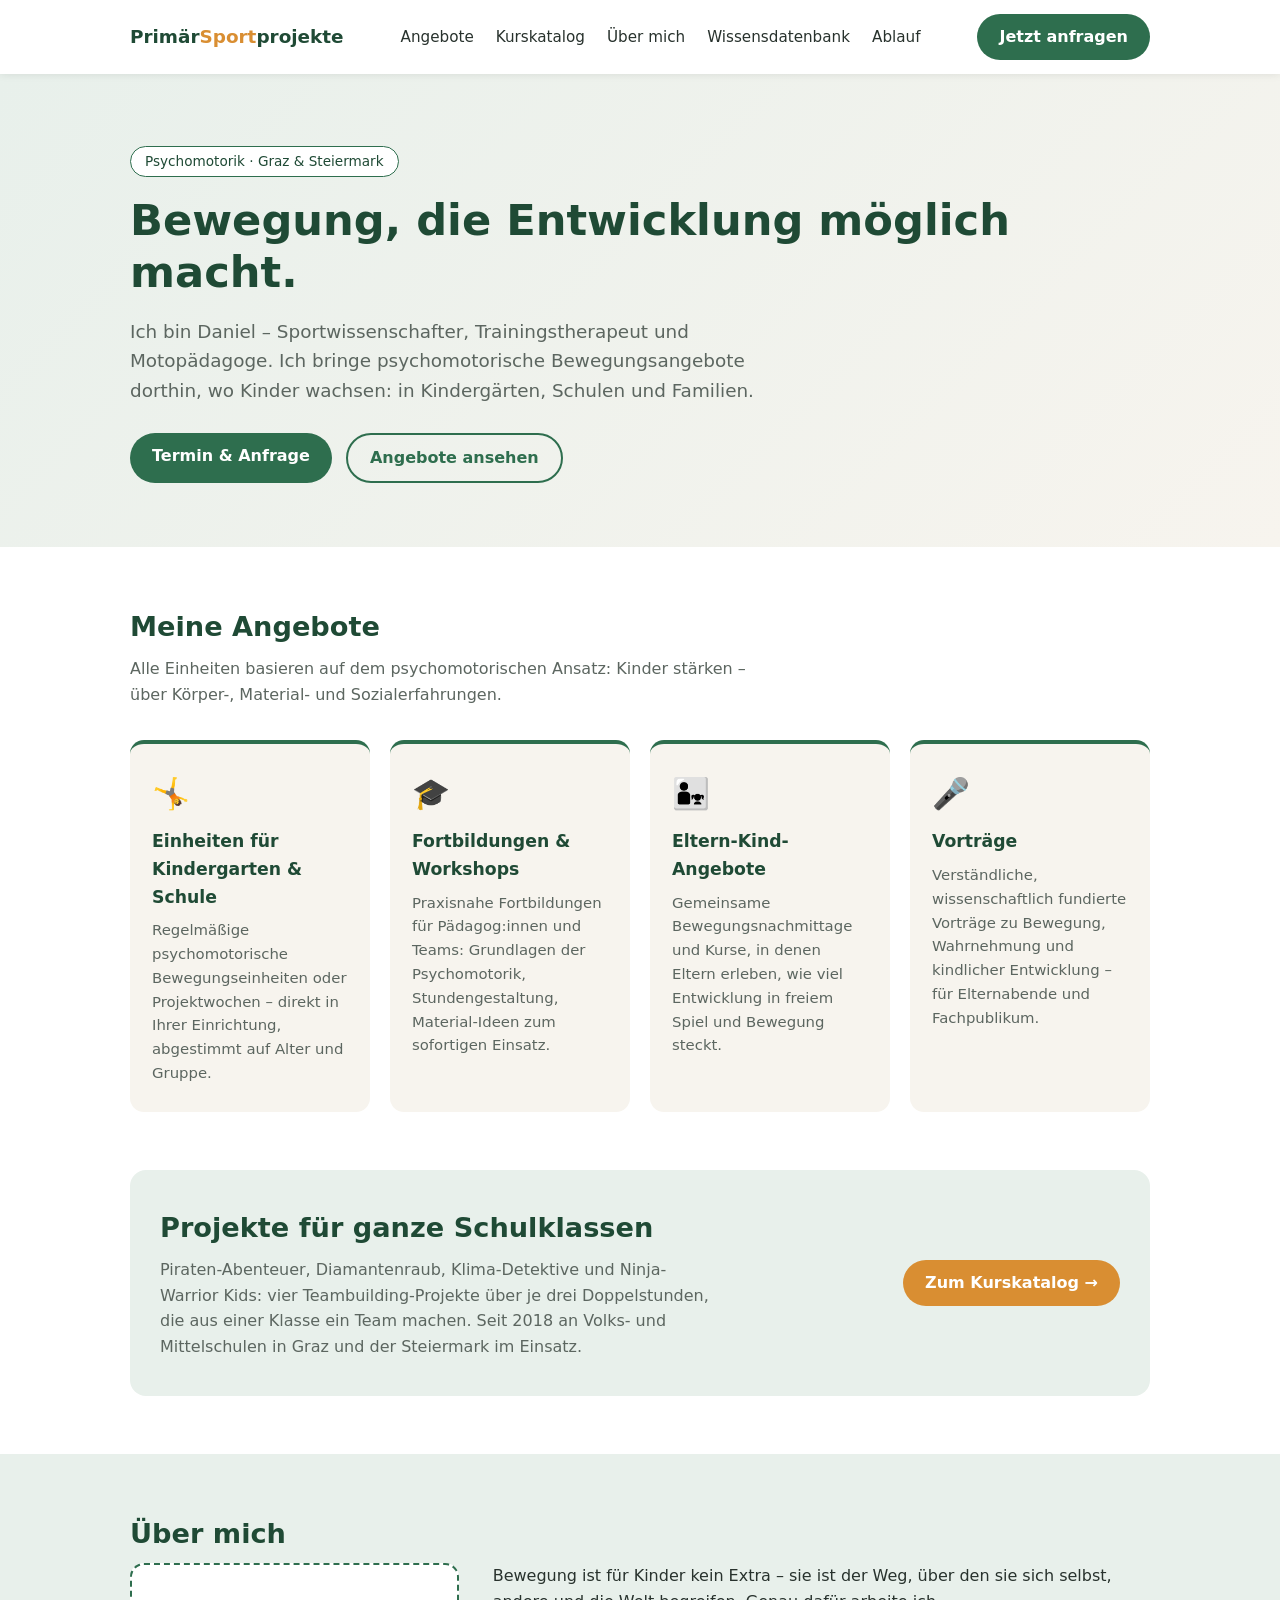
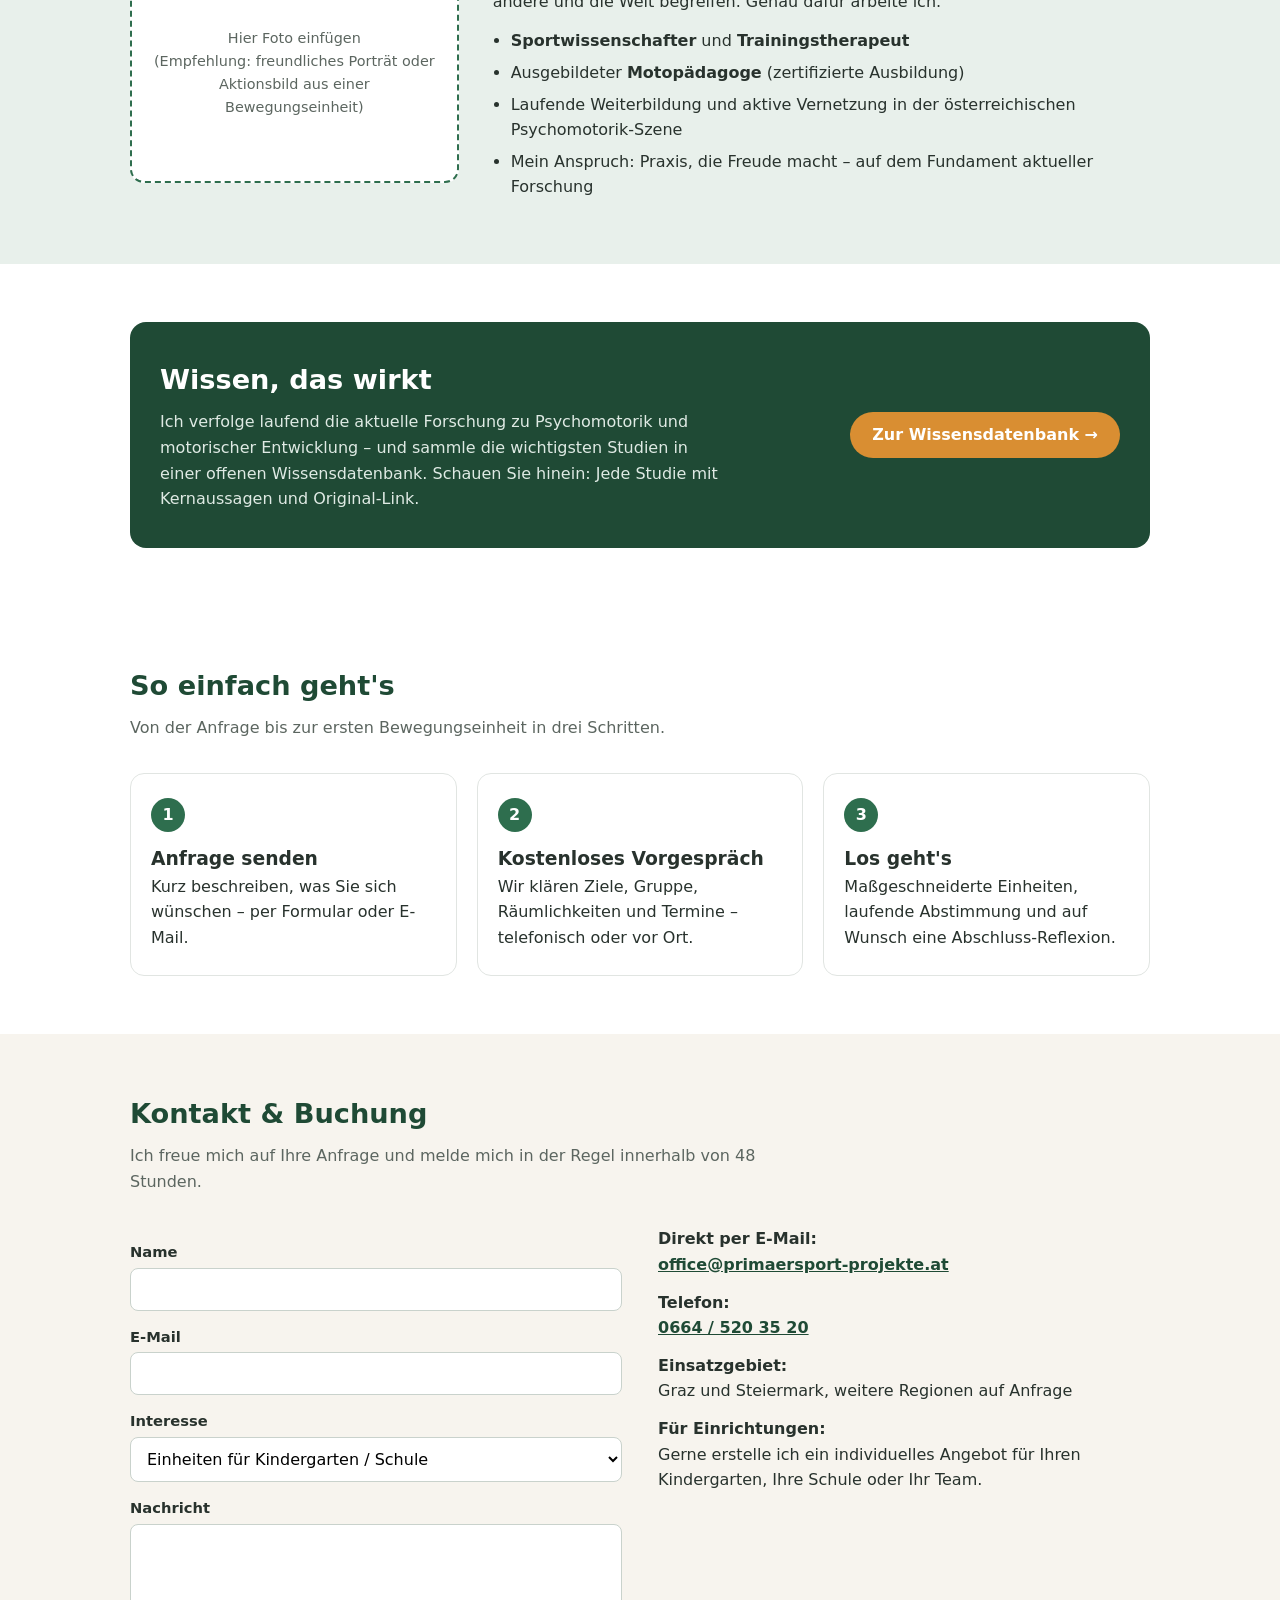
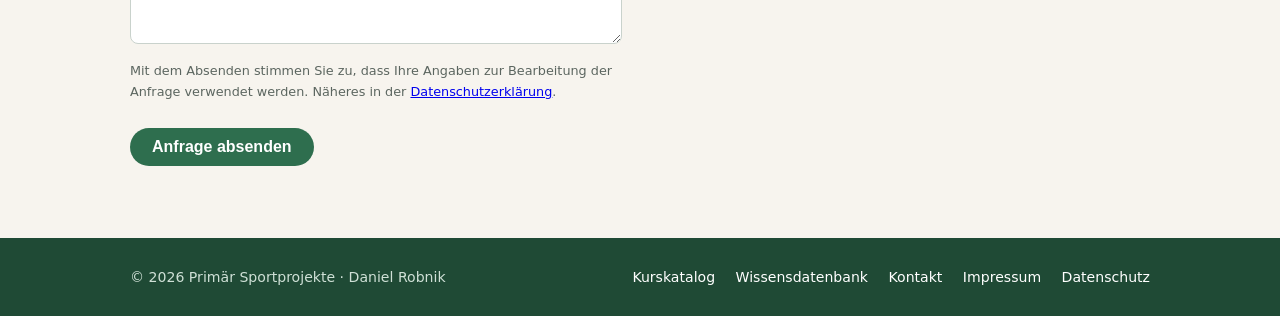
<file: index.html>
<!DOCTYPE html>
<html lang="de">
<head>
<meta charset="UTF-8">
<meta name="viewport" content="width=device-width, initial-scale=1.0">
<title>Primär Sportprojekte – Psychomotorik & Bewegung | Daniel Robnik, Graz</title>
<meta name="description" content="Psychomotorische Bewegungsangebote in Graz und der Steiermark: Einheiten für Kindergarten und Schule, Fortbildungen für Pädagog:innen, Eltern-Kind-Angebote und Vorträge. Jetzt anfragen und buchen.">
<link rel="canonical" href="https://primaersport-projekte.at/">
<style>
  :root{
    --green:#2E6E4E; --green-dark:#1F4A35; --green-light:#E8F0EB;
    --sand:#F7F4EE; --text:#28322D; --grey:#5C6660; --accent:#D98E32;
  }
  *{margin:0;padding:0;box-sizing:border-box}
  html{scroll-behavior:smooth}
  body{font-family:'Segoe UI',system-ui,-apple-system,sans-serif;color:var(--text);line-height:1.6;background:#fff}
  .wrap{max-width:1060px;margin:0 auto;padding:0 20px}

  header{position:sticky;top:0;background:#fff;box-shadow:0 1px 8px rgba(0,0,0,.08);z-index:10}
  nav{display:flex;align-items:center;justify-content:space-between;padding:14px 0}
  .logo{font-weight:800;font-size:1.15rem;color:var(--green-dark);text-decoration:none}
  .logo span{color:var(--accent)}
  nav ul{display:flex;gap:22px;list-style:none;flex-wrap:wrap}
  nav a{color:var(--text);text-decoration:none;font-size:.95rem}
  nav a:hover{color:var(--green)}
  .btn{display:inline-block;background:var(--green);color:#fff !important;padding:10px 22px;border-radius:28px;text-decoration:none;font-weight:600;border:none;font-size:1rem;cursor:pointer}
  .btn:hover{background:var(--green-dark)}
  .btn.ghost{background:transparent;color:var(--green) !important;border:2px solid var(--green)}
  .btn.ghost:hover{background:var(--green-light)}

  .hero{background:linear-gradient(135deg,var(--green-light),var(--sand));padding:72px 0 64px}
  .hero h1{font-size:clamp(1.7rem,4.5vw,2.7rem);color:var(--green-dark);line-height:1.2;margin-bottom:18px}
  .hero p.lead{font-size:1.15rem;color:var(--grey);max-width:640px;margin-bottom:28px}
  .hero .cta{display:flex;gap:14px;flex-wrap:wrap}
  .badge{display:inline-block;background:#fff;border:1px solid var(--green);color:var(--green-dark);border-radius:20px;padding:4px 14px;font-size:.85rem;margin-bottom:18px}

  section{padding:58px 0}
  h2{color:var(--green-dark);font-size:1.7rem;margin-bottom:8px}
  .sub{color:var(--grey);margin-bottom:32px;max-width:640px}

  .cards{display:grid;grid-template-columns:repeat(auto-fit,minmax(230px,1fr));gap:20px}
  .card{background:var(--sand);border-radius:14px;padding:26px 22px;border-top:4px solid var(--green)}
  .card .icon{font-size:1.9rem;margin-bottom:10px;display:block}
  .card h3{color:var(--green-dark);font-size:1.08rem;margin-bottom:8px}
  .card p{font-size:.93rem;color:var(--grey)}

  .about{background:var(--green-light)}
  .about .grid{display:grid;grid-template-columns:1fr 2fr;gap:34px;align-items:start}
  .about .photo{background:#fff;border-radius:14px;min-height:220px;display:flex;align-items:center;justify-content:center;color:var(--grey);font-size:.9rem;text-align:center;padding:16px;border:2px dashed var(--green)}
  .about ul{margin:14px 0 0 18px;color:var(--text)}
  .about li{margin-bottom:6px}

  .science{background:#fff}
  .science .box{background:var(--green-dark);color:#fff;border-radius:16px;padding:36px 30px;display:flex;flex-wrap:wrap;gap:24px;align-items:center;justify-content:space-between}
  .science .box p{max-width:560px;color:#DFEAE4}
  .science .box h2{color:#fff}
  .science .btn{background:var(--accent)}
  .science .btn:hover{background:#b87424}

  .steps{counter-reset:step}
  .steps .cards{grid-template-columns:repeat(auto-fit,minmax(200px,1fr))}
  .step{background:#fff;border:1px solid #E1E5E2;border-radius:14px;padding:24px 20px}
  .step::before{counter-increment:step;content:counter(step);display:inline-flex;width:34px;height:34px;border-radius:50%;background:var(--green);color:#fff;align-items:center;justify-content:center;font-weight:700;margin-bottom:12px}

  .contact{background:var(--sand)}
  .contact .grid{display:grid;grid-template-columns:1fr 1fr;gap:36px}
  form label{display:block;font-weight:600;margin:14px 0 4px;font-size:.92rem}
  form input,form textarea,form select{width:100%;padding:11px 12px;border:1px solid #C9D2CC;border-radius:8px;font-size:1rem;font-family:inherit;background:#fff}
  form textarea{min-height:120px;resize:vertical}
  .note{font-size:.8rem;color:var(--grey);margin-top:10px}
  .contact .info p{margin-bottom:12px}
  .contact .info a{color:var(--green-dark);font-weight:600}
  .formstatus{margin-top:14px;font-size:.92rem;padding:0;border-radius:8px}
  .formstatus:not(:empty){padding:11px 14px}
  .formstatus.ok{background:var(--green-light);color:var(--green-dark);border:1px solid var(--green)}
  .formstatus.hint{background:#FDF3E4;color:#8A5A18;border:1px solid var(--accent)}
  .formstatus.err{background:#FBEAEA;color:#8C2F2F;border:1px solid #D98080}
  form button[disabled]{opacity:.6;cursor:progress}
  /* Honeypot: für Menschen unsichtbar, von Bots aber ausgefüllt.
     Bewusst ausserhalb des Sichtfensters statt display:none — manche Bots
     überspringen ausgeblendete Felder. */
  .hp{position:absolute;left:-9999px;top:auto;width:1px;height:1px;overflow:hidden}

  footer{background:var(--green-dark);color:#CFE0D6;padding:28px 0;font-size:.88rem}
  footer .wrap{display:flex;justify-content:space-between;flex-wrap:wrap;gap:12px}
  footer a{color:#fff;text-decoration:none;margin-left:16px}

  @media(max-width:720px){
    .about .grid,.contact .grid{grid-template-columns:1fr}
    nav ul{display:none}
  }
</style>
</head>
<body>

<header>
  <div class="wrap">
    <nav>
      <a class="logo" href="#">Primär<span>Sport</span>projekte</a>
      <ul>
        <li><a href="#angebote">Angebote</a></li>
        <li><a href="kurskatalog.html">Kurskatalog</a></li>
        <li><a href="#ueber-mich">Über mich</a></li>
        <li><a href="wissensdatenbank.html">Wissensdatenbank</a></li>
        <li><a href="#ablauf">Ablauf</a></li>
      </ul>
      <a class="btn" href="#kontakt">Jetzt anfragen</a>
    </nav>
  </div>
</header>

<section class="hero">
  <div class="wrap">
    <span class="badge">Psychomotorik · Graz &amp; Steiermark</span>
    <h1>Bewegung, die Entwicklung möglich macht.</h1>
    <p class="lead">Ich bin Daniel – Sportwissenschafter, Trainingstherapeut und Motopädagoge. Ich bringe psychomotorische Bewegungsangebote dorthin, wo Kinder wachsen: in Kindergärten, Schulen und Familien.</p>
    <div class="cta">
      <a class="btn" href="#kontakt">Termin &amp; Anfrage</a>
      <a class="btn ghost" href="#angebote">Angebote ansehen</a>
    </div>
  </div>
</section>

<section id="angebote">
  <div class="wrap">
    <h2>Meine Angebote</h2>
    <p class="sub">Alle Einheiten basieren auf dem psychomotorischen Ansatz: Kinder stärken – über Körper-, Material- und Sozialerfahrungen.</p>
    <div class="cards">
      <div class="card"><span class="icon">🤸</span><h3>Einheiten für Kindergarten &amp; Schule</h3><p>Regelmäßige psychomotorische Bewegungseinheiten oder Projektwochen – direkt in Ihrer Einrichtung, abgestimmt auf Alter und Gruppe.</p></div>
      <div class="card"><span class="icon">🎓</span><h3>Fortbildungen &amp; Workshops</h3><p>Praxisnahe Fortbildungen für Pädagog:innen und Teams: Grundlagen der Psychomotorik, Stundengestaltung, Material-Ideen zum sofortigen Einsatz.</p></div>
      <div class="card"><span class="icon">👨‍👧</span><h3>Eltern-Kind-Angebote</h3><p>Gemeinsame Bewegungsnachmittage und Kurse, in denen Eltern erleben, wie viel Entwicklung in freiem Spiel und Bewegung steckt.</p></div>
      <div class="card"><span class="icon">🎤</span><h3>Vorträge</h3><p>Verständliche, wissenschaftlich fundierte Vorträge zu Bewegung, Wahrnehmung und kindlicher Entwicklung – für Elternabende und Fachpublikum.</p></div>
    </div>
  </div>
</section>

<section class="science" style="padding-top:0">
  <div class="wrap">
    <div class="box" style="background:var(--green-light)">
      <div>
        <h2 style="color:var(--green-dark)">Projekte für ganze Schulklassen</h2>
        <p style="color:var(--grey)">Piraten-Abenteuer, Diamantenraub, Klima-Detektive und Ninja-Warrior Kids:
           vier Teambuilding-Projekte über je drei Doppelstunden, die aus einer Klasse ein Team machen.
           Seit 2018 an Volks- und Mittelschulen in Graz und der Steiermark im Einsatz.</p>
      </div>
      <a class="btn" href="kurskatalog.html">Zum Kurskatalog →</a>
    </div>
  </div>
</section>

<section id="ueber-mich" class="about">
  <div class="wrap">
    <h2>Über mich</h2>
    <div class="grid">
      <div class="photo">Hier Foto einfügen<br>(Empfehlung: freundliches Porträt oder Aktionsbild aus einer Bewegungseinheit)</div>
      <div>
        <p>Bewegung ist für Kinder kein Extra – sie ist der Weg, über den sie sich selbst, andere und die Welt begreifen. Genau dafür arbeite ich.</p>
        <ul>
          <li><strong>Sportwissenschafter</strong> und <strong>Trainingstherapeut</strong></li>
          <li>Ausgebildeter <strong>Motopädagoge</strong> (zertifizierte Ausbildung)</li>
          <li>Laufende Weiterbildung und aktive Vernetzung in der österreichischen Psychomotorik-Szene</li>
          <li>Mein Anspruch: Praxis, die Freude macht – auf dem Fundament aktueller Forschung</li>
        </ul>
      </div>
    </div>
  </div>
</section>

<section class="science">
  <div class="wrap">
    <div class="box">
      <div>
        <h2>Wissen, das wirkt</h2>
        <p>Ich verfolge laufend die aktuelle Forschung zu Psychomotorik und motorischer Entwicklung – und sammle die wichtigsten Studien in einer offenen Wissensdatenbank. Schauen Sie hinein: Jede Studie mit Kernaussagen und Original-Link.</p>
      </div>
      <a class="btn" href="wissensdatenbank.html">Zur Wissensdatenbank →</a>
    </div>
  </div>
</section>

<section id="ablauf" class="steps">
  <div class="wrap">
    <h2>So einfach geht's</h2>
    <p class="sub">Von der Anfrage bis zur ersten Bewegungseinheit in drei Schritten.</p>
    <div class="cards">
      <div class="step"><h3>Anfrage senden</h3><p>Kurz beschreiben, was Sie sich wünschen – per Formular oder E-Mail.</p></div>
      <div class="step"><h3>Kostenloses Vorgespräch</h3><p>Wir klären Ziele, Gruppe, Räumlichkeiten und Termine – telefonisch oder vor Ort.</p></div>
      <div class="step"><h3>Los geht's</h3><p>Maßgeschneiderte Einheiten, laufende Abstimmung und auf Wunsch eine Abschluss-Reflexion.</p></div>
    </div>
  </div>
</section>

<section id="kontakt" class="contact">
  <div class="wrap">
    <h2>Kontakt &amp; Buchung</h2>
    <p class="sub">Ich freue mich auf Ihre Anfrage und melde mich in der Regel innerhalb von 48 Stunden.</p>
    <div class="grid">
      <div>
        <form id="anfrage" novalidate>
          <label for="name">Name</label>
          <input id="name" type="text" name="name" required>
          <label for="email">E-Mail</label>
          <input id="email" type="email" name="email" required>
          <label for="thema">Interesse</label>
          <select id="thema" name="thema">
            <option>Einheiten für Kindergarten / Schule</option>
            <option>Fortbildung / Workshop</option>
            <option>Eltern-Kind-Angebot</option>
            <option>Vortrag</option>
            <option>Sonstiges</option>
          </select>
          <label for="nachricht">Nachricht</label>
          <textarea id="nachricht" name="nachricht" required></textarea>
          <div class="hp" aria-hidden="true">
            <label for="website">Dieses Feld bitte frei lassen</label>
            <input id="website" name="_gotcha" type="text" tabindex="-1" autocomplete="off">
          </div>
          <p class="note">Mit dem Absenden stimmen Sie zu, dass Ihre Angaben zur Bearbeitung der Anfrage verwendet werden. Näheres in der <a href="datenschutz.html">Datenschutzerklärung</a>.</p>
          <br>
          <button class="btn" type="submit">Anfrage absenden</button>
          <p id="formstatus" class="formstatus" role="status" aria-live="polite"></p>
        </form>
      </div>
      <div class="info">
        <p><strong>Direkt per E-Mail:</strong><br><a data-user="office" data-host="primaersport-projekte.at">office [at] primaersport-projekte.at</a></p>
        <p><strong>Telefon:</strong><br><a href="tel:+436645203520">0664 / 520 35 20</a></p>
        <p><strong>Einsatzgebiet:</strong><br>Graz und Steiermark, weitere Regionen auf Anfrage</p>
        <p><strong>Für Einrichtungen:</strong><br>Gerne erstelle ich ein individuelles Angebot für Ihren Kindergarten, Ihre Schule oder Ihr Team.</p>
      </div>
    </div>
  </div>
</section>

<footer>
  <div class="wrap">
    <div>© 2026 Primär Sportprojekte · Daniel Robnik</div>
    <div>
      <a href="kurskatalog.html">Kurskatalog</a>
      <a href="wissensdatenbank.html">Wissensdatenbank</a>
      <a href="#kontakt">Kontakt</a>
      <a href="impressum.html">Impressum</a>
      <a href="datenschutz.html">Datenschutz</a>
    </div>
  </div>
</footer>

<script>
/* ── Kontaktformular ───────────────────────────────────────────────
   Solange FORMSPREE_ID leer ist, öffnet das Formular beim Besucher das
   E-Mail-Programm mit fertig ausgefüllter Anfrage — es funktioniert also
   sofort, ohne Anmeldung bei irgendeinem Dienst.

   Sobald du auf formspree.io ein Formular angelegt hast, trägst du hier
   die ID ein (nur der Teil hinter /f/, z. B. "xayzbwkd"). Ab dann wird die
   Anfrage direkt verschickt und der Besucher bleibt auf der Seite.       */
const FORMSPREE_ID = "";

/* E-Mail-Adressen stehen nicht fertig im Quelltext, sondern werden erst hier
   zusammengesetzt — sonst sammeln Spam-Harvester sie automatisch ein.
   Ohne JavaScript bleibt die Adresse als "office [at] …" lesbar. */
const KONTAKT_MAIL = "office" + "@" + "primaersport-projekte.at";
document.querySelectorAll("a[data-user][data-host]").forEach(function (a) {
  const adr = a.getAttribute("data-user") + "@" + a.getAttribute("data-host");
  a.setAttribute("href", "mailto:" + adr);
  a.textContent = adr;
});

const form = document.getElementById("anfrage");
const statusEl = document.getElementById("formstatus");

function melde(text, typ){
  statusEl.textContent = text;
  statusEl.className = "formstatus " + typ;
}

form.addEventListener("submit", async (e) => {
  e.preventDefault();
  if (!form.reportValidity()) return;

  const d = Object.fromEntries(new FormData(form).entries());

  /* Honeypot: Das Feld ist für Menschen unsichtbar und bleibt daher leer.
     Ist es ausgefüllt, war ein Bot am Werk — wir melden freundlich Erfolg,
     verschicken aber nichts. Sichtbares Scheitern würde Bots nur verraten,
     woran sie erkannt wurden. */
  if (d._gotcha) {
    form.reset();
    melde("Danke für Ihre Anfrage! Ich melde mich in der Regel innerhalb von 48 Stunden.", "ok");
    return;
  }
  delete d._gotcha;

  const betreff = "Anfrage über die Website: " + d.thema;

  if (!FORMSPREE_ID) {
    const text = "Name: " + d.name + "\nE-Mail: " + d.email +
                 "\nInteresse: " + d.thema + "\n\n" + d.nachricht;
    window.location.href = "mailto:" + KONTAKT_MAIL +
      "?subject=" + encodeURIComponent(betreff) +
      "&body=" + encodeURIComponent(text);
    melde("Ihr E-Mail-Programm öffnet sich mit der fertigen Anfrage — bitte nur noch absenden. "
        + "Falls das nicht klappt, schreiben Sie einfach direkt an " + KONTAKT_MAIL + ".", "hint");
    return;
  }

  const btn = form.querySelector("button[type=submit]");
  btn.disabled = true;
  melde("Wird gesendet …", "hint");
  try {
    const r = await fetch("https://formspree.io/f/" + FORMSPREE_ID, {
      method: "POST",
      headers: { "Accept": "application/json", "Content-Type": "application/json" },
      body: JSON.stringify(Object.assign({}, d, { _subject: betreff }))
    });
    if (!r.ok) throw new Error("HTTP " + r.status);
    form.reset();
    melde("Danke für Ihre Anfrage! Ich melde mich in der Regel innerhalb von 48 Stunden.", "ok");
  } catch (err) {
    melde("Das hat leider nicht geklappt. Bitte schreiben Sie direkt an " + KONTAKT_MAIL + ".", "err");
  } finally {
    btn.disabled = false;
  }
});
</script>

</body>
</html>
</file>
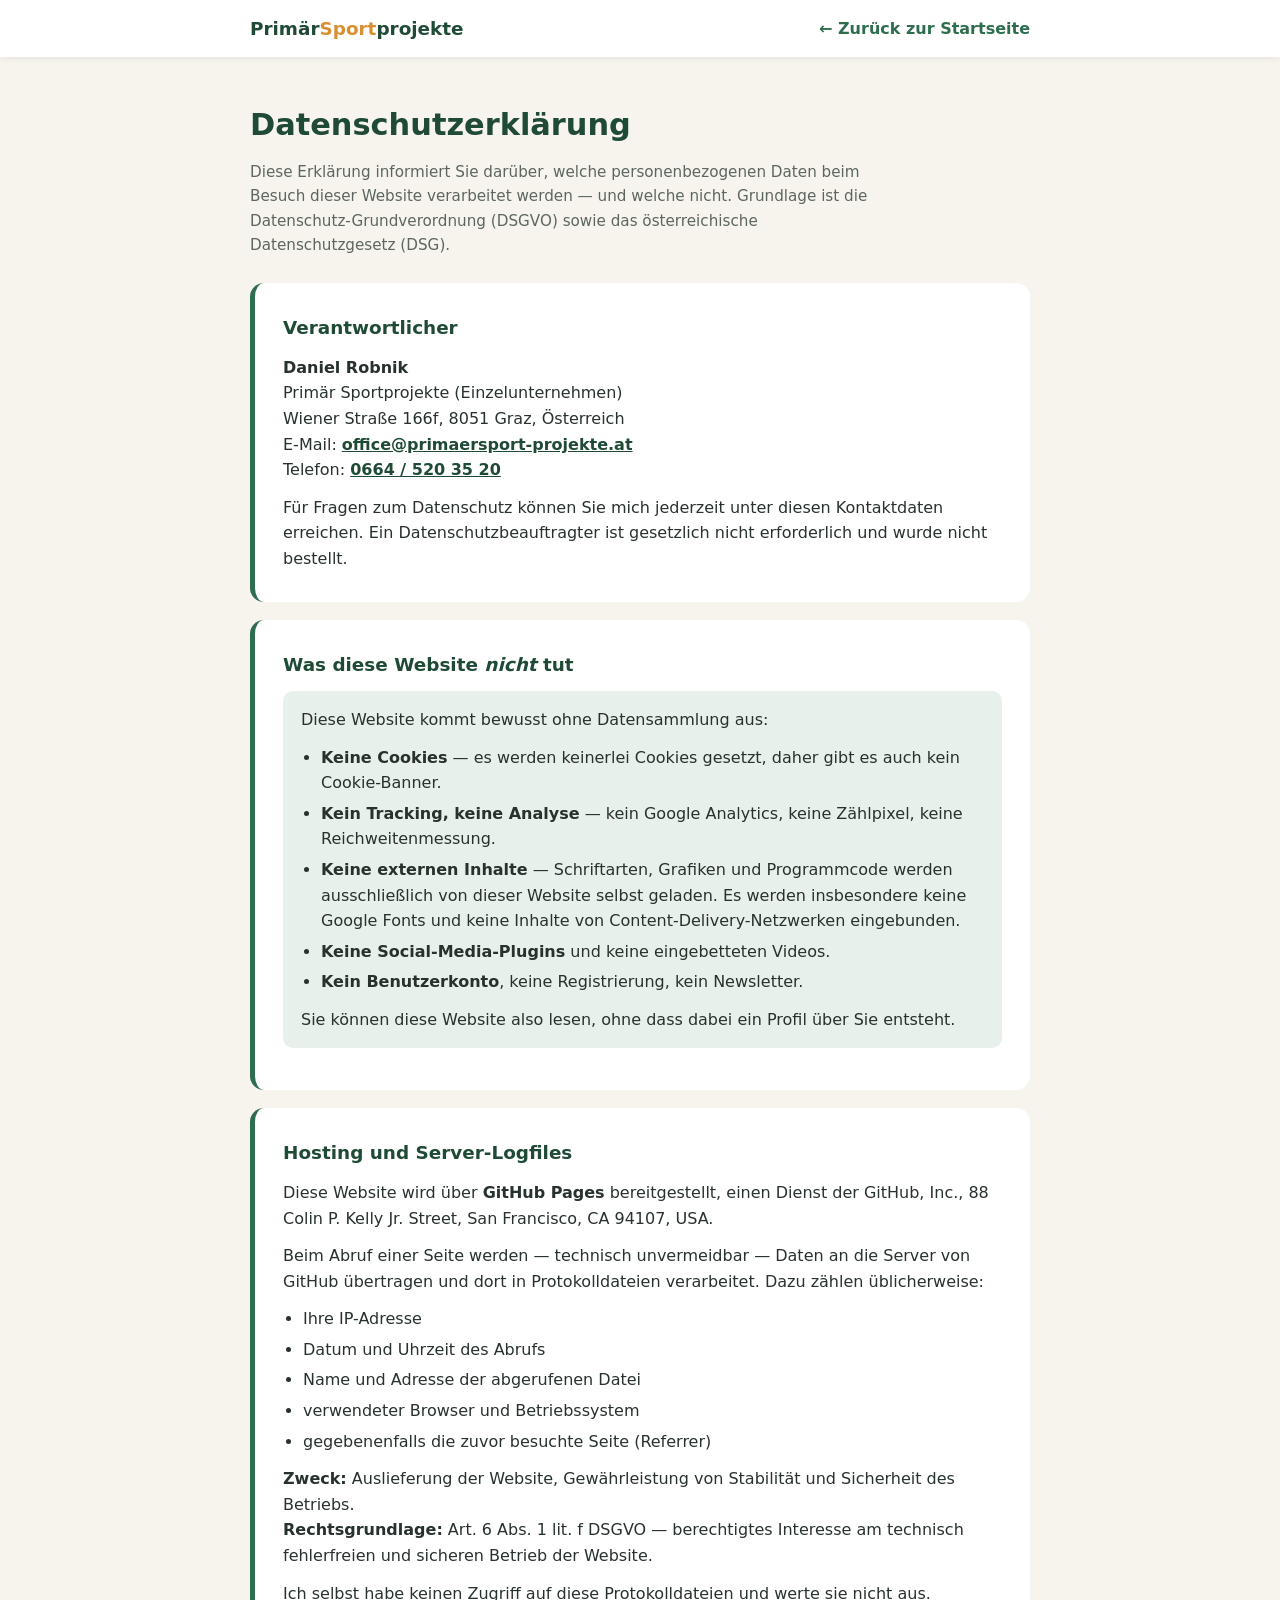
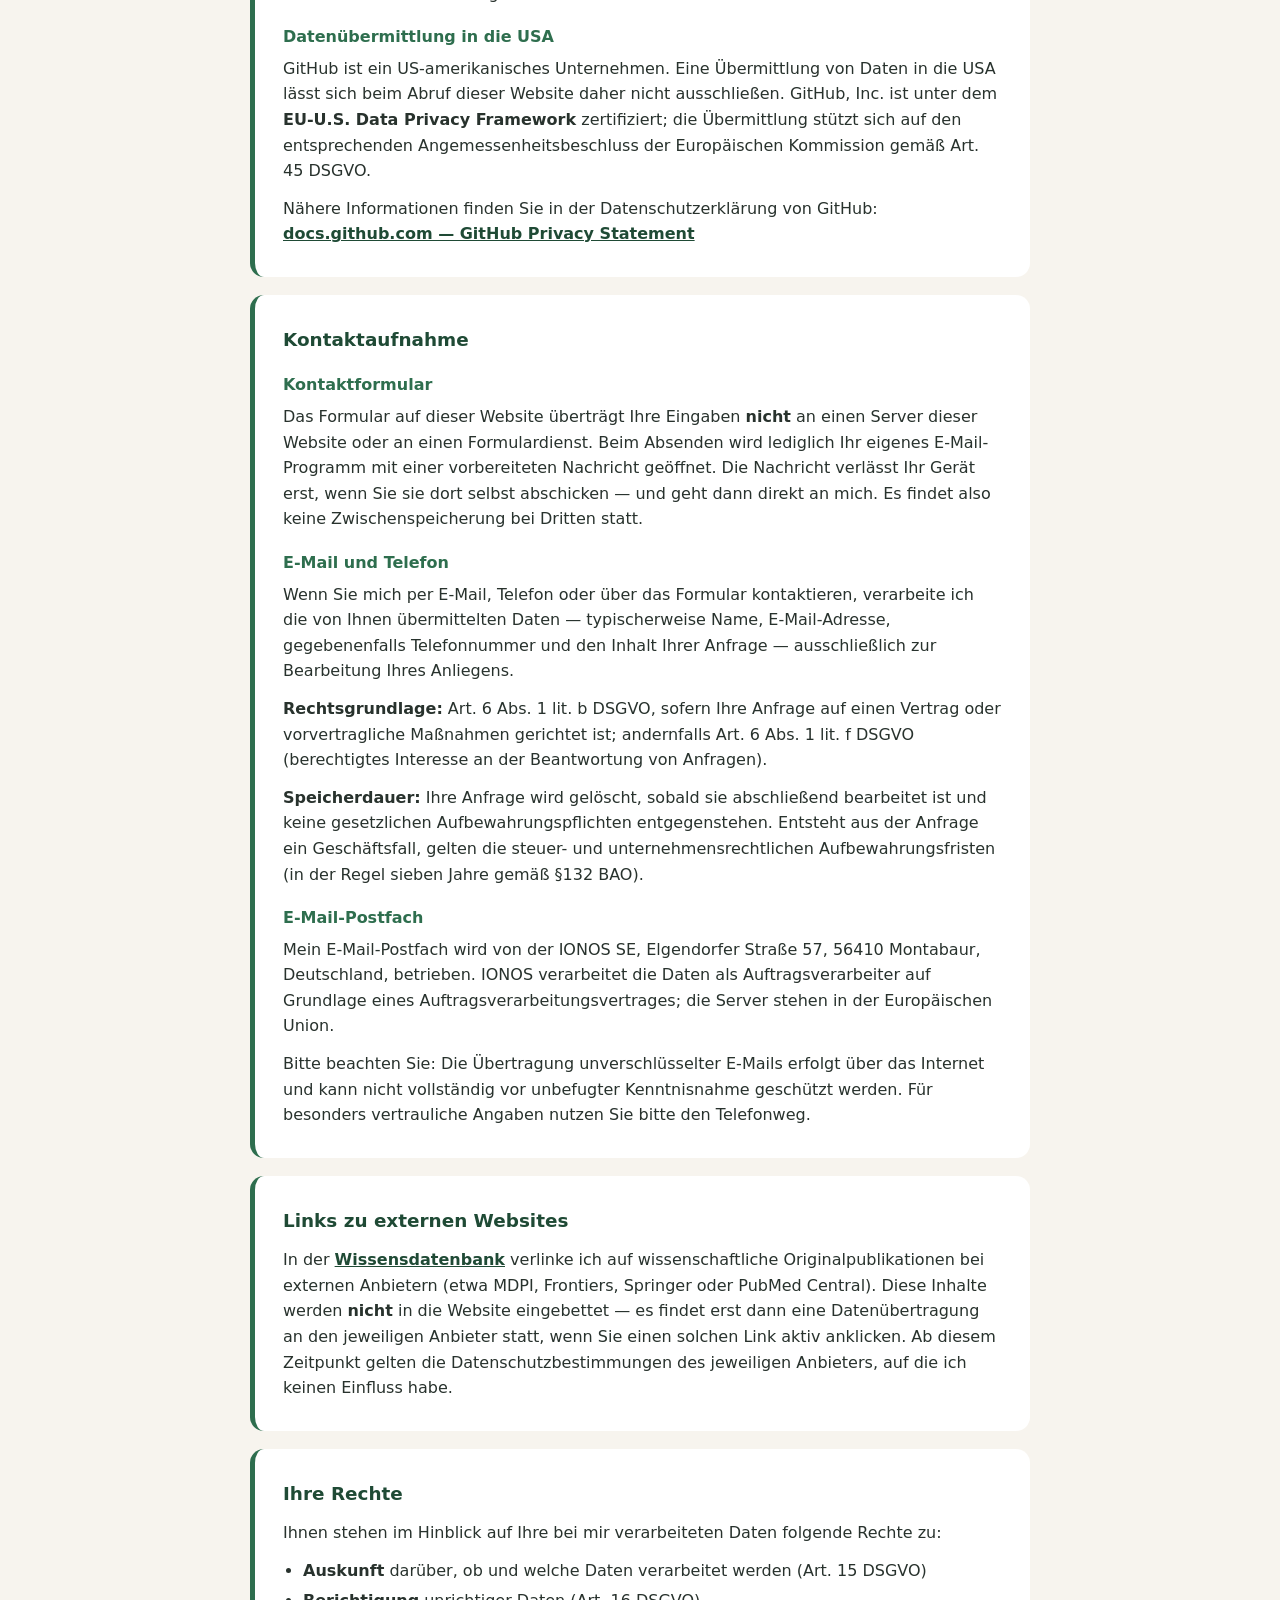
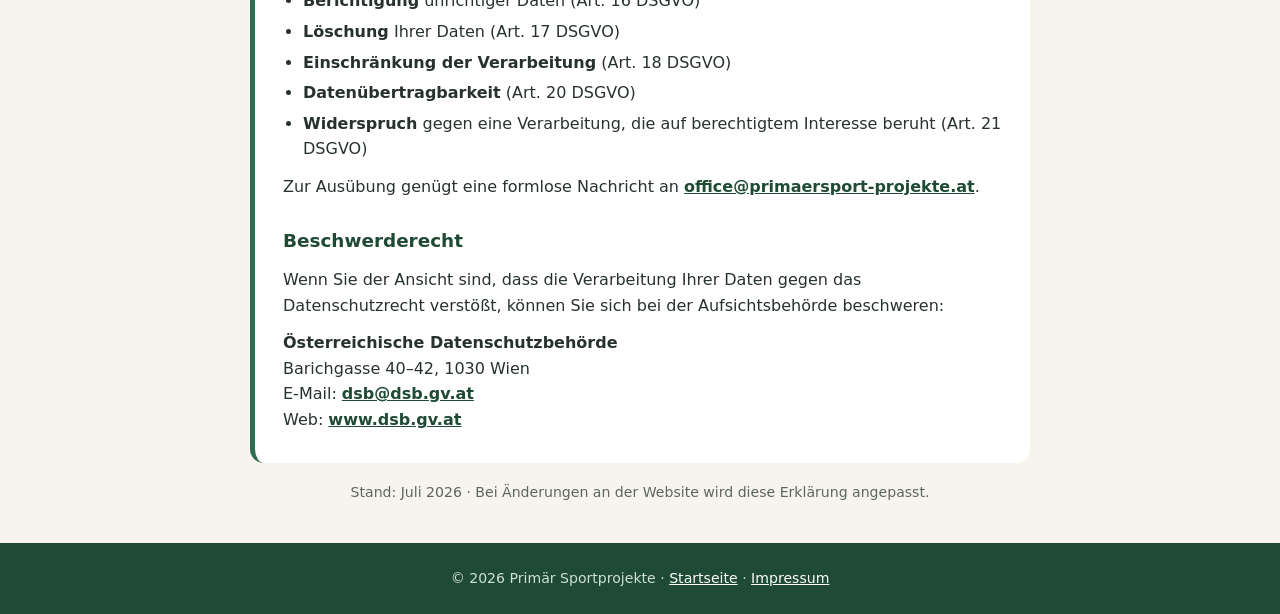
<file: datenschutz.html>
<!DOCTYPE html>
<html lang="de">
<head>
<meta charset="UTF-8">
<meta name="viewport" content="width=device-width, initial-scale=1.0">
<title>Datenschutzerklärung – Primär Sportprojekte</title>
<meta name="description" content="Informationen zur Verarbeitung personenbezogener Daten auf primaersport-projekte.at gemäß DSGVO.">
<meta name="robots" content="index, follow">
<link rel="canonical" href="https://primaersport-projekte.at/datenschutz.html">
<style>
  :root{--green:#2E6E4E;--green-dark:#1F4A35;--green-light:#E8F0EB;--sand:#F7F4EE;--text:#28322D;--grey:#5C6660;--accent:#D98E32}
  *{margin:0;padding:0;box-sizing:border-box}
  body{font-family:'Segoe UI',system-ui,-apple-system,sans-serif;color:var(--text);line-height:1.6;background:var(--sand)}
  .wrap{max-width:820px;margin:0 auto;padding:0 20px}
  header{background:#fff;box-shadow:0 1px 8px rgba(0,0,0,.08)}
  nav{display:flex;align-items:center;justify-content:space-between;padding:14px 0;gap:16px;flex-wrap:wrap}
  .logo{font-weight:800;font-size:1.15rem;color:var(--green-dark);text-decoration:none}
  .logo span{color:var(--accent)}
  nav a.back{color:var(--green);text-decoration:none;font-weight:600}
  .head{padding:44px 0 26px}
  h1{color:var(--green-dark);font-size:1.9rem;margin-bottom:10px}
  .head p{color:var(--grey);max-width:640px;font-size:.95rem}
  .card{background:#fff;border-radius:14px;padding:30px 28px;margin-bottom:18px;border-left:5px solid var(--green)}
  .card h2{font-size:1.15rem;color:var(--green-dark);margin-bottom:12px}
  .card h2:not(:first-child){margin-top:26px}
  .card h3{font-size:1rem;color:var(--green);margin:18px 0 6px}
  .card p{margin-bottom:12px}
  .card p:last-child{margin-bottom:0}
  .card ul{margin:0 0 12px 20px}
  .card li{margin-bottom:5px}
  .card a{color:var(--green-dark);font-weight:600}
  .good{background:var(--green-light);border-radius:10px;padding:16px 18px;margin-bottom:12px}
  .stand{color:var(--grey);font-size:.88rem;text-align:center;margin-bottom:30px}
  footer{background:var(--green-dark);color:#CFE0D6;padding:24px 0;font-size:.88rem;margin-top:40px;text-align:center}
  footer a{color:#fff}
</style>
</head>
<body>

<header>
  <div class="wrap">
    <nav>
      <a class="logo" href="index.html">Primär<span>Sport</span>projekte</a>
      <a class="back" href="index.html">← Zurück zur Startseite</a>
    </nav>
  </div>
</header>

<div class="wrap">
  <div class="head">
    <h1>Datenschutzerklärung</h1>
    <p>Diese Erklärung informiert Sie darüber, welche personenbezogenen Daten beim Besuch dieser Website verarbeitet werden — und welche nicht. Grundlage ist die Datenschutz-Grundverordnung (DSGVO) sowie das österreichische Datenschutzgesetz (DSG).</p>
  </div>

  <div class="card">
    <h2>Verantwortlicher</h2>
    <p>
      <strong>Daniel Robnik</strong><br>
      Primär Sportprojekte (Einzelunternehmen)<br>
      Wiener Straße 166f, 8051 Graz, Österreich<br>
      E-Mail: <a data-user="office" data-host="primaersport-projekte.at">office [at] primaersport-projekte.at</a><br>
      Telefon: <a href="tel:+436645203520">0664 / 520 35 20</a>
    </p>
    <p>Für Fragen zum Datenschutz können Sie mich jederzeit unter diesen Kontaktdaten erreichen. Ein Datenschutzbeauftragter ist gesetzlich nicht erforderlich und wurde nicht bestellt.</p>
  </div>

  <div class="card">
    <h2>Was diese Website <em>nicht</em> tut</h2>
    <div class="good">
      <p>Diese Website kommt bewusst ohne Datensammlung aus:</p>
      <ul>
        <li><strong>Keine Cookies</strong> — es werden keinerlei Cookies gesetzt, daher gibt es auch kein Cookie-Banner.</li>
        <li><strong>Kein Tracking, keine Analyse</strong> — kein Google Analytics, keine Zählpixel, keine Reichweitenmessung.</li>
        <li><strong>Keine externen Inhalte</strong> — Schriftarten, Grafiken und Programmcode werden ausschließlich von dieser Website selbst geladen. Es werden insbesondere keine Google Fonts und keine Inhalte von Content-Delivery-Netzwerken eingebunden.</li>
        <li><strong>Keine Social-Media-Plugins</strong> und keine eingebetteten Videos.</li>
        <li><strong>Kein Benutzerkonto</strong>, keine Registrierung, kein Newsletter.</li>
      </ul>
      <p>Sie können diese Website also lesen, ohne dass dabei ein Profil über Sie entsteht.</p>
    </div>
  </div>

  <div class="card">
    <h2>Hosting und Server-Logfiles</h2>
    <p>Diese Website wird über <strong>GitHub Pages</strong> bereitgestellt, einen Dienst der GitHub, Inc., 88 Colin P. Kelly Jr. Street, San Francisco, CA 94107, USA.</p>
    <p>Beim Abruf einer Seite werden — technisch unvermeidbar — Daten an die Server von GitHub übertragen und dort in Protokolldateien verarbeitet. Dazu zählen üblicherweise:</p>
    <ul>
      <li>Ihre IP-Adresse</li>
      <li>Datum und Uhrzeit des Abrufs</li>
      <li>Name und Adresse der abgerufenen Datei</li>
      <li>verwendeter Browser und Betriebssystem</li>
      <li>gegebenenfalls die zuvor besuchte Seite (Referrer)</li>
    </ul>
    <p><strong>Zweck:</strong> Auslieferung der Website, Gewährleistung von Stabilität und Sicherheit des Betriebs.<br>
       <strong>Rechtsgrundlage:</strong> Art. 6 Abs. 1 lit. f DSGVO — berechtigtes Interesse am technisch fehlerfreien und sicheren Betrieb der Website.</p>
    <p>Ich selbst habe keinen Zugriff auf diese Protokolldateien und werte sie nicht aus.</p>
    <h3>Datenübermittlung in die USA</h3>
    <p>GitHub ist ein US-amerikanisches Unternehmen. Eine Übermittlung von Daten in die USA lässt sich beim Abruf dieser Website daher nicht ausschließen. GitHub, Inc. ist unter dem <strong>EU-U.S. Data Privacy Framework</strong> zertifiziert; die Übermittlung stützt sich auf den entsprechenden Angemessenheitsbeschluss der Europäischen Kommission gemäß Art. 45 DSGVO.</p>
    <p>Nähere Informationen finden Sie in der Datenschutzerklärung von GitHub: <a href="https://docs.github.com/site-policy/privacy-policies/github-general-privacy-statement" target="_blank" rel="noopener">docs.github.com — GitHub Privacy Statement</a></p>
  </div>

  <div class="card">
    <h2>Kontaktaufnahme</h2>
    <h3>Kontaktformular</h3>
    <p>Das Formular auf dieser Website überträgt Ihre Eingaben <strong>nicht</strong> an einen Server dieser Website oder an einen Formulardienst. Beim Absenden wird lediglich Ihr eigenes E-Mail-Programm mit einer vorbereiteten Nachricht geöffnet. Die Nachricht verlässt Ihr Gerät erst, wenn Sie sie dort selbst abschicken — und geht dann direkt an mich. Es findet also keine Zwischenspeicherung bei Dritten statt.</p>
    <h3>E-Mail und Telefon</h3>
    <p>Wenn Sie mich per E-Mail, Telefon oder über das Formular kontaktieren, verarbeite ich die von Ihnen übermittelten Daten — typischerweise Name, E-Mail-Adresse, gegebenenfalls Telefonnummer und den Inhalt Ihrer Anfrage — ausschließlich zur Bearbeitung Ihres Anliegens.</p>
    <p><strong>Rechtsgrundlage:</strong> Art. 6 Abs. 1 lit. b DSGVO, sofern Ihre Anfrage auf einen Vertrag oder vorvertragliche Maßnahmen gerichtet ist; andernfalls Art. 6 Abs. 1 lit. f DSGVO (berechtigtes Interesse an der Beantwortung von Anfragen).</p>
    <p><strong>Speicherdauer:</strong> Ihre Anfrage wird gelöscht, sobald sie abschließend bearbeitet ist und keine gesetzlichen Aufbewahrungspflichten entgegenstehen. Entsteht aus der Anfrage ein Geschäftsfall, gelten die steuer- und unternehmensrechtlichen Aufbewahrungsfristen (in der Regel sieben Jahre gemäß §132 BAO).</p>
    <h3>E-Mail-Postfach</h3>
    <p>Mein E-Mail-Postfach wird von der IONOS SE, Elgendorfer Straße 57, 56410 Montabaur, Deutschland, betrieben. IONOS verarbeitet die Daten als Auftragsverarbeiter auf Grundlage eines Auftragsverarbeitungsvertrages; die Server stehen in der Europäischen Union.</p>
    <p>Bitte beachten Sie: Die Übertragung unverschlüsselter E-Mails erfolgt über das Internet und kann nicht vollständig vor unbefugter Kenntnisnahme geschützt werden. Für besonders vertrauliche Angaben nutzen Sie bitte den Telefonweg.</p>
  </div>

  <div class="card">
    <h2>Links zu externen Websites</h2>
    <p>In der <a href="wissensdatenbank.html">Wissensdatenbank</a> verlinke ich auf wissenschaftliche Originalpublikationen bei externen Anbietern (etwa MDPI, Frontiers, Springer oder PubMed Central). Diese Inhalte werden <strong>nicht</strong> in die Website eingebettet — es findet erst dann eine Datenübertragung an den jeweiligen Anbieter statt, wenn Sie einen solchen Link aktiv anklicken. Ab diesem Zeitpunkt gelten die Datenschutzbestimmungen des jeweiligen Anbieters, auf die ich keinen Einfluss habe.</p>
  </div>

  <div class="card">
    <h2>Ihre Rechte</h2>
    <p>Ihnen stehen im Hinblick auf Ihre bei mir verarbeiteten Daten folgende Rechte zu:</p>
    <ul>
      <li><strong>Auskunft</strong> darüber, ob und welche Daten verarbeitet werden (Art. 15 DSGVO)</li>
      <li><strong>Berichtigung</strong> unrichtiger Daten (Art. 16 DSGVO)</li>
      <li><strong>Löschung</strong> Ihrer Daten (Art. 17 DSGVO)</li>
      <li><strong>Einschränkung der Verarbeitung</strong> (Art. 18 DSGVO)</li>
      <li><strong>Datenübertragbarkeit</strong> (Art. 20 DSGVO)</li>
      <li><strong>Widerspruch</strong> gegen eine Verarbeitung, die auf berechtigtem Interesse beruht (Art. 21 DSGVO)</li>
    </ul>
    <p>Zur Ausübung genügt eine formlose Nachricht an <a data-user="office" data-host="primaersport-projekte.at">office [at] primaersport-projekte.at</a>.</p>
    <h2>Beschwerderecht</h2>
    <p>Wenn Sie der Ansicht sind, dass die Verarbeitung Ihrer Daten gegen das Datenschutzrecht verstößt, können Sie sich bei der Aufsichtsbehörde beschweren:</p>
    <p>
      <strong>Österreichische Datenschutzbehörde</strong><br>
      Barichgasse 40–42, 1030 Wien<br>
      E-Mail: <a href="mailto:dsb@dsb.gv.at">dsb@dsb.gv.at</a><br>
      Web: <a href="https://www.dsb.gv.at" target="_blank" rel="noopener">www.dsb.gv.at</a>
    </p>
  </div>

  <p class="stand">Stand: Juli 2026 · Bei Änderungen an der Website wird diese Erklärung angepasst.</p>
</div>

<footer>
  <div class="wrap">© 2026 Primär Sportprojekte · <a href="index.html">Startseite</a> · <a href="impressum.html">Impressum</a></div>
</footer>

<script>
/* E-Mail-Adressen stehen nicht fertig im Quelltext, sondern werden erst hier
   zusammengesetzt — sonst sammeln Spam-Harvester sie automatisch ein.
   Ohne JavaScript bleibt die Adresse als "office [at] …" lesbar. */
document.querySelectorAll("a[data-user][data-host]").forEach(function (a) {
  const adr = a.getAttribute("data-user") + "@" + a.getAttribute("data-host");
  a.setAttribute("href", "mailto:" + adr);
  a.textContent = adr;
});
</script>

</body>
</html>
</file>
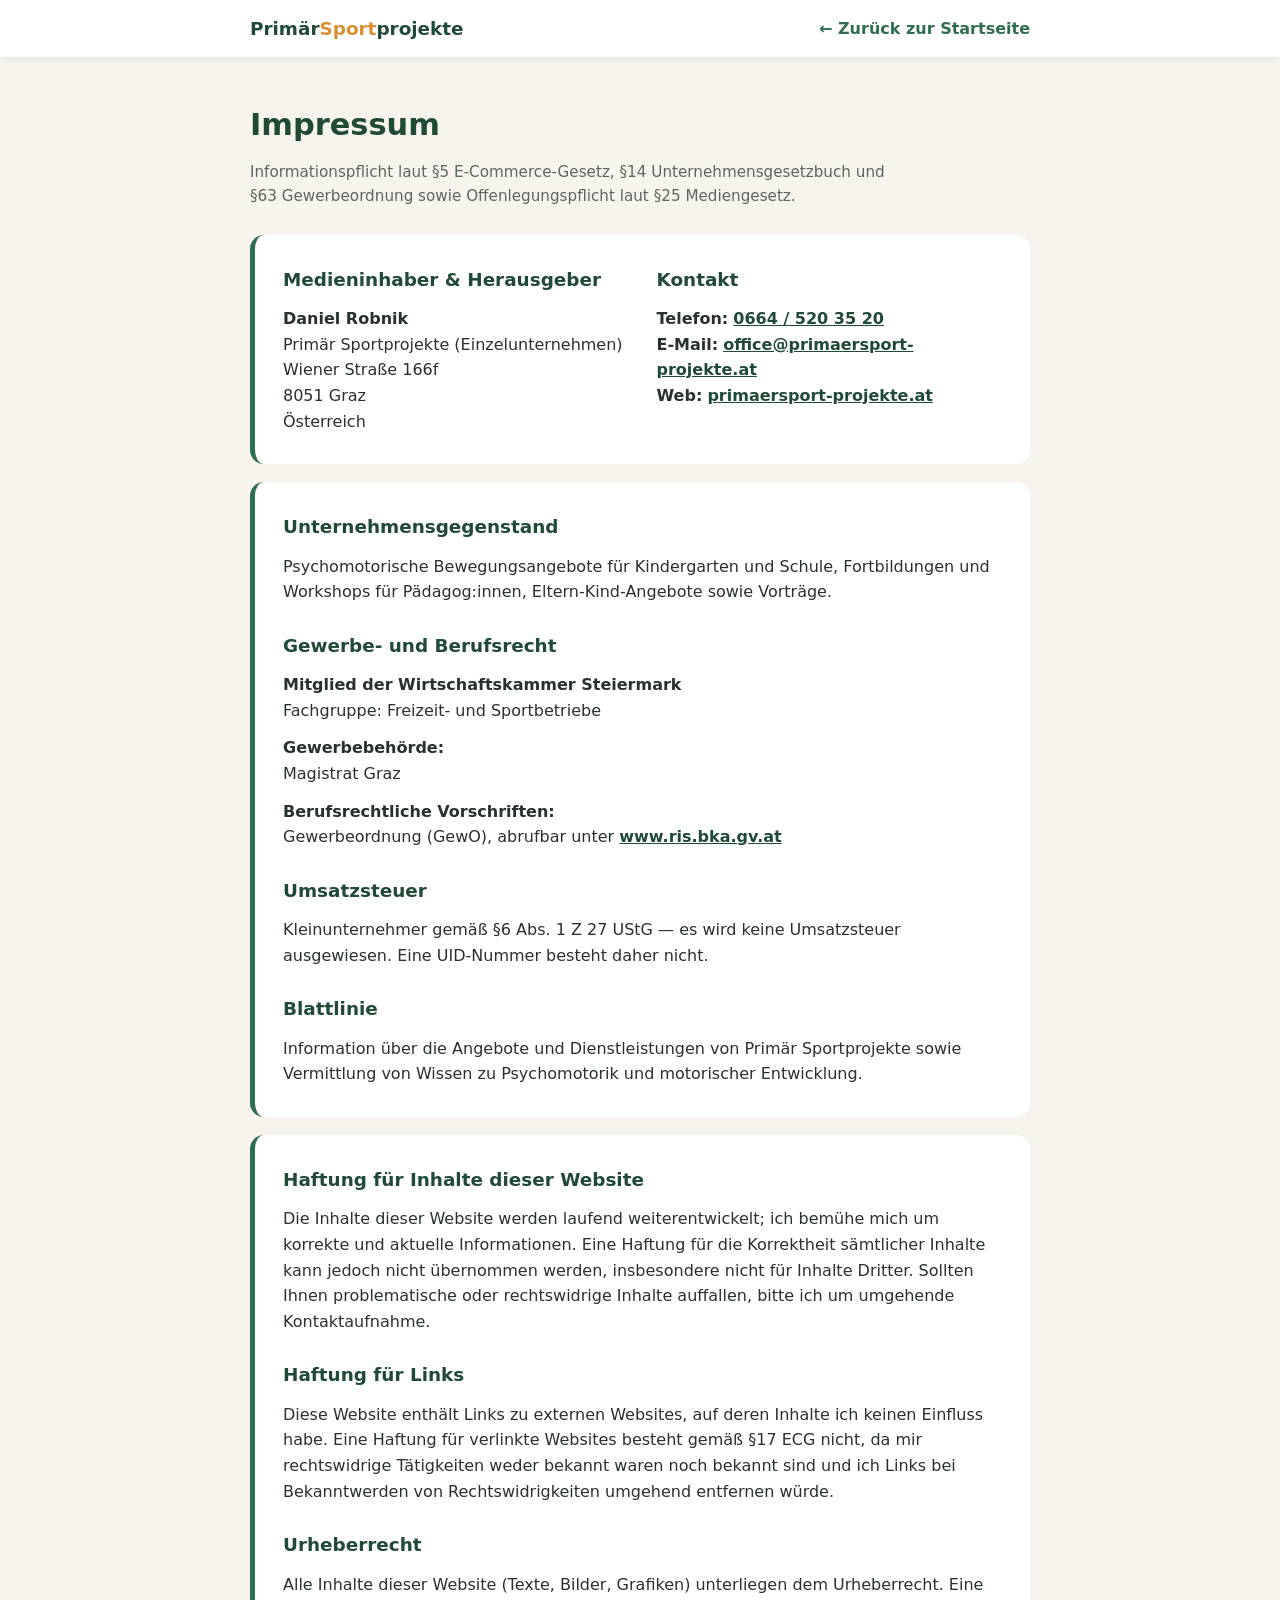
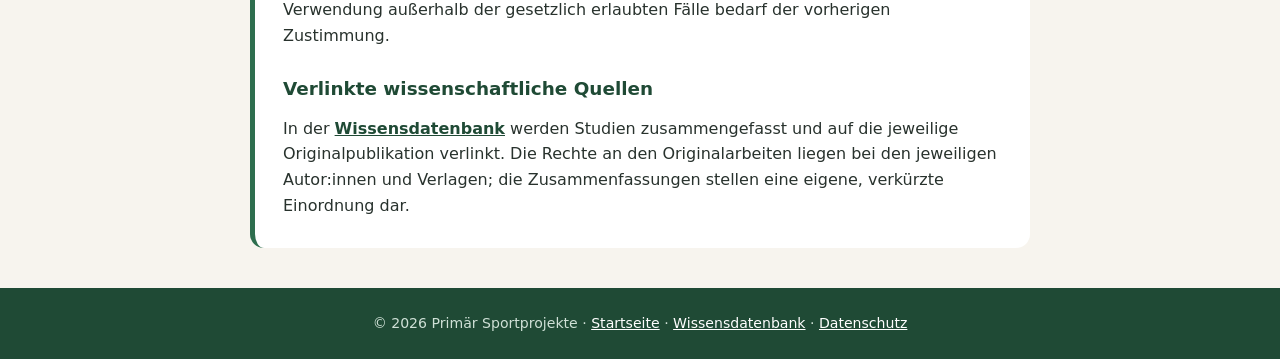
<file: impressum.html>
<!DOCTYPE html>
<html lang="de">
<head>
<meta charset="UTF-8">
<meta name="viewport" content="width=device-width, initial-scale=1.0">
<title>Impressum – Primär Sportprojekte</title>
<meta name="description" content="Impressum und Offenlegung gemäß §5 ECG, §14 UGB, §63 GewO und §25 Mediengesetz.">
<meta name="robots" content="index, follow">
<link rel="canonical" href="https://primaersport-projekte.at/impressum.html">
<style>
  :root{--green:#2E6E4E;--green-dark:#1F4A35;--green-light:#E8F0EB;--sand:#F7F4EE;--text:#28322D;--grey:#5C6660;--accent:#D98E32}
  *{margin:0;padding:0;box-sizing:border-box}
  body{font-family:'Segoe UI',system-ui,-apple-system,sans-serif;color:var(--text);line-height:1.6;background:var(--sand)}
  .wrap{max-width:820px;margin:0 auto;padding:0 20px}
  header{background:#fff;box-shadow:0 1px 8px rgba(0,0,0,.08)}
  nav{display:flex;align-items:center;justify-content:space-between;padding:14px 0;gap:16px;flex-wrap:wrap}
  .logo{font-weight:800;font-size:1.15rem;color:var(--green-dark);text-decoration:none}
  .logo span{color:var(--accent)}
  nav a.back{color:var(--green);text-decoration:none;font-weight:600}
  .head{padding:44px 0 26px}
  h1{color:var(--green-dark);font-size:1.9rem;margin-bottom:10px}
  .head p{color:var(--grey);max-width:640px;font-size:.95rem}
  .card{background:#fff;border-radius:14px;padding:30px 28px;margin-bottom:18px;border-left:5px solid var(--green)}
  .card h2{font-size:1.15rem;color:var(--green-dark);margin-bottom:12px}
  .card h2:not(:first-child){margin-top:26px}
  .card p{margin-bottom:12px}
  .card p:last-child{margin-bottom:0}
  .card a{color:var(--green-dark);font-weight:600}
  .grid{display:grid;grid-template-columns:1fr 1fr;gap:28px}
  footer{background:var(--green-dark);color:#CFE0D6;padding:24px 0;font-size:.88rem;margin-top:40px;text-align:center}
  footer a{color:#fff}
  @media(max-width:720px){.grid{grid-template-columns:1fr}}
</style>
</head>
<body>

<header>
  <div class="wrap">
    <nav>
      <a class="logo" href="index.html">Primär<span>Sport</span>projekte</a>
      <a class="back" href="index.html">← Zurück zur Startseite</a>
    </nav>
  </div>
</header>

<div class="wrap">
  <div class="head">
    <h1>Impressum</h1>
    <p>Informationspflicht laut §5 E-Commerce-Gesetz, §14 Unternehmensgesetzbuch und §63 Gewerbeordnung sowie Offenlegungspflicht laut §25 Mediengesetz.</p>
  </div>

  <div class="card">
    <div class="grid">
      <div>
        <h2>Medieninhaber &amp; Herausgeber</h2>
        <p>
          <strong>Daniel Robnik</strong><br>
          Primär Sportprojekte (Einzelunternehmen)<br>
          Wiener Straße 166f<br>
          8051 Graz<br>
          Österreich
        </p>
      </div>
      <div>
        <h2>Kontakt</h2>
        <p>
          <strong>Telefon:</strong> <a href="tel:+436645203520">0664 / 520 35 20</a><br>
          <strong>E-Mail:</strong> <a data-user="office" data-host="primaersport-projekte.at">office [at] primaersport-projekte.at</a><br>
          <strong>Web:</strong> <a href="https://primaersport-projekte.at">primaersport-projekte.at</a>
        </p>
      </div>
    </div>
  </div>

  <div class="card">
    <h2>Unternehmensgegenstand</h2>
    <p>Psychomotorische Bewegungsangebote für Kindergarten und Schule, Fortbildungen und Workshops für Pädagog:innen, Eltern-Kind-Angebote sowie Vorträge.</p>

    <h2>Gewerbe- und Berufsrecht</h2>
    <p>
      <strong>Mitglied der Wirtschaftskammer Steiermark</strong><br>
      Fachgruppe: Freizeit- und Sportbetriebe
    </p>
    <p>
      <strong>Gewerbebehörde:</strong><br>
      Magistrat Graz
    </p>
    <p>
      <strong>Berufsrechtliche Vorschriften:</strong><br>
      Gewerbeordnung (GewO), abrufbar unter <a href="https://www.ris.bka.gv.at" target="_blank" rel="noopener">www.ris.bka.gv.at</a>
    </p>

    <h2>Umsatzsteuer</h2>
    <p>Kleinunternehmer gemäß §6 Abs. 1 Z 27 UStG — es wird keine Umsatzsteuer ausgewiesen. Eine UID-Nummer besteht daher nicht.</p>

    <h2>Blattlinie</h2>
    <p>Information über die Angebote und Dienstleistungen von Primär Sportprojekte sowie Vermittlung von Wissen zu Psychomotorik und motorischer Entwicklung.</p>
  </div>

  <div class="card">
    <h2>Haftung für Inhalte dieser Website</h2>
    <p>Die Inhalte dieser Website werden laufend weiterentwickelt; ich bemühe mich um korrekte und aktuelle Informationen. Eine Haftung für die Korrektheit sämtlicher Inhalte kann jedoch nicht übernommen werden, insbesondere nicht für Inhalte Dritter. Sollten Ihnen problematische oder rechtswidrige Inhalte auffallen, bitte ich um umgehende Kontaktaufnahme.</p>

    <h2>Haftung für Links</h2>
    <p>Diese Website enthält Links zu externen Websites, auf deren Inhalte ich keinen Einfluss habe. Eine Haftung für verlinkte Websites besteht gemäß §17 ECG nicht, da mir rechtswidrige Tätigkeiten weder bekannt waren noch bekannt sind und ich Links bei Bekanntwerden von Rechtswidrigkeiten umgehend entfernen würde.</p>

    <h2>Urheberrecht</h2>
    <p>Alle Inhalte dieser Website (Texte, Bilder, Grafiken) unterliegen dem Urheberrecht. Eine Verwendung außerhalb der gesetzlich erlaubten Fälle bedarf der vorherigen Zustimmung.</p>

    <h2>Verlinkte wissenschaftliche Quellen</h2>
    <p>In der <a href="wissensdatenbank.html">Wissensdatenbank</a> werden Studien zusammengefasst und auf die jeweilige Originalpublikation verlinkt. Die Rechte an den Originalarbeiten liegen bei den jeweiligen Autor:innen und Verlagen; die Zusammenfassungen stellen eine eigene, verkürzte Einordnung dar.</p>
  </div>
</div>

<footer>
  <div class="wrap">© 2026 Primär Sportprojekte · <a href="index.html">Startseite</a> · <a href="wissensdatenbank.html">Wissensdatenbank</a> · <a href="datenschutz.html">Datenschutz</a></div>
</footer>

<script>
/* E-Mail-Adressen stehen nicht fertig im Quelltext, sondern werden erst hier
   zusammengesetzt — sonst sammeln Spam-Harvester sie automatisch ein.
   Ohne JavaScript bleibt die Adresse als "office [at] …" lesbar. */
document.querySelectorAll("a[data-user][data-host]").forEach(function (a) {
  const adr = a.getAttribute("data-user") + "@" + a.getAttribute("data-host");
  a.setAttribute("href", "mailto:" + adr);
  a.textContent = adr;
});
</script>

</body>
</html>
</file>
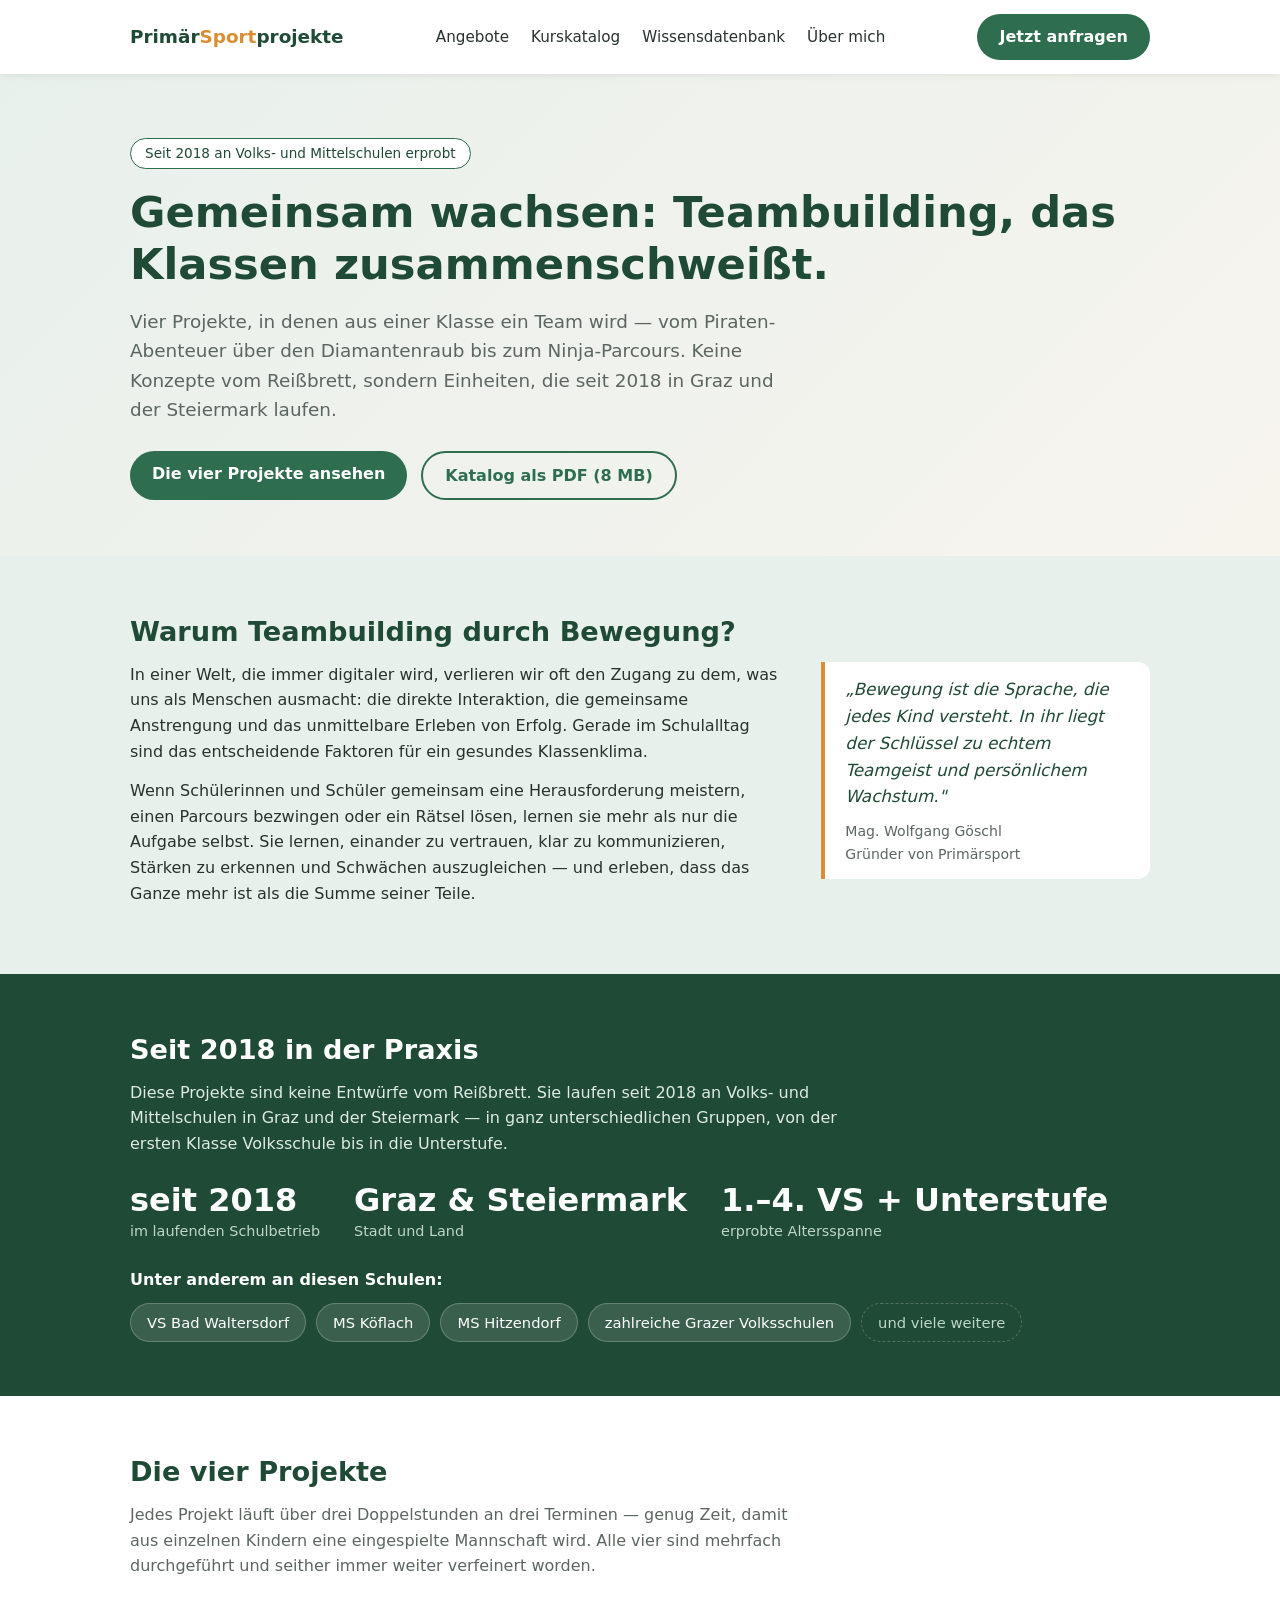
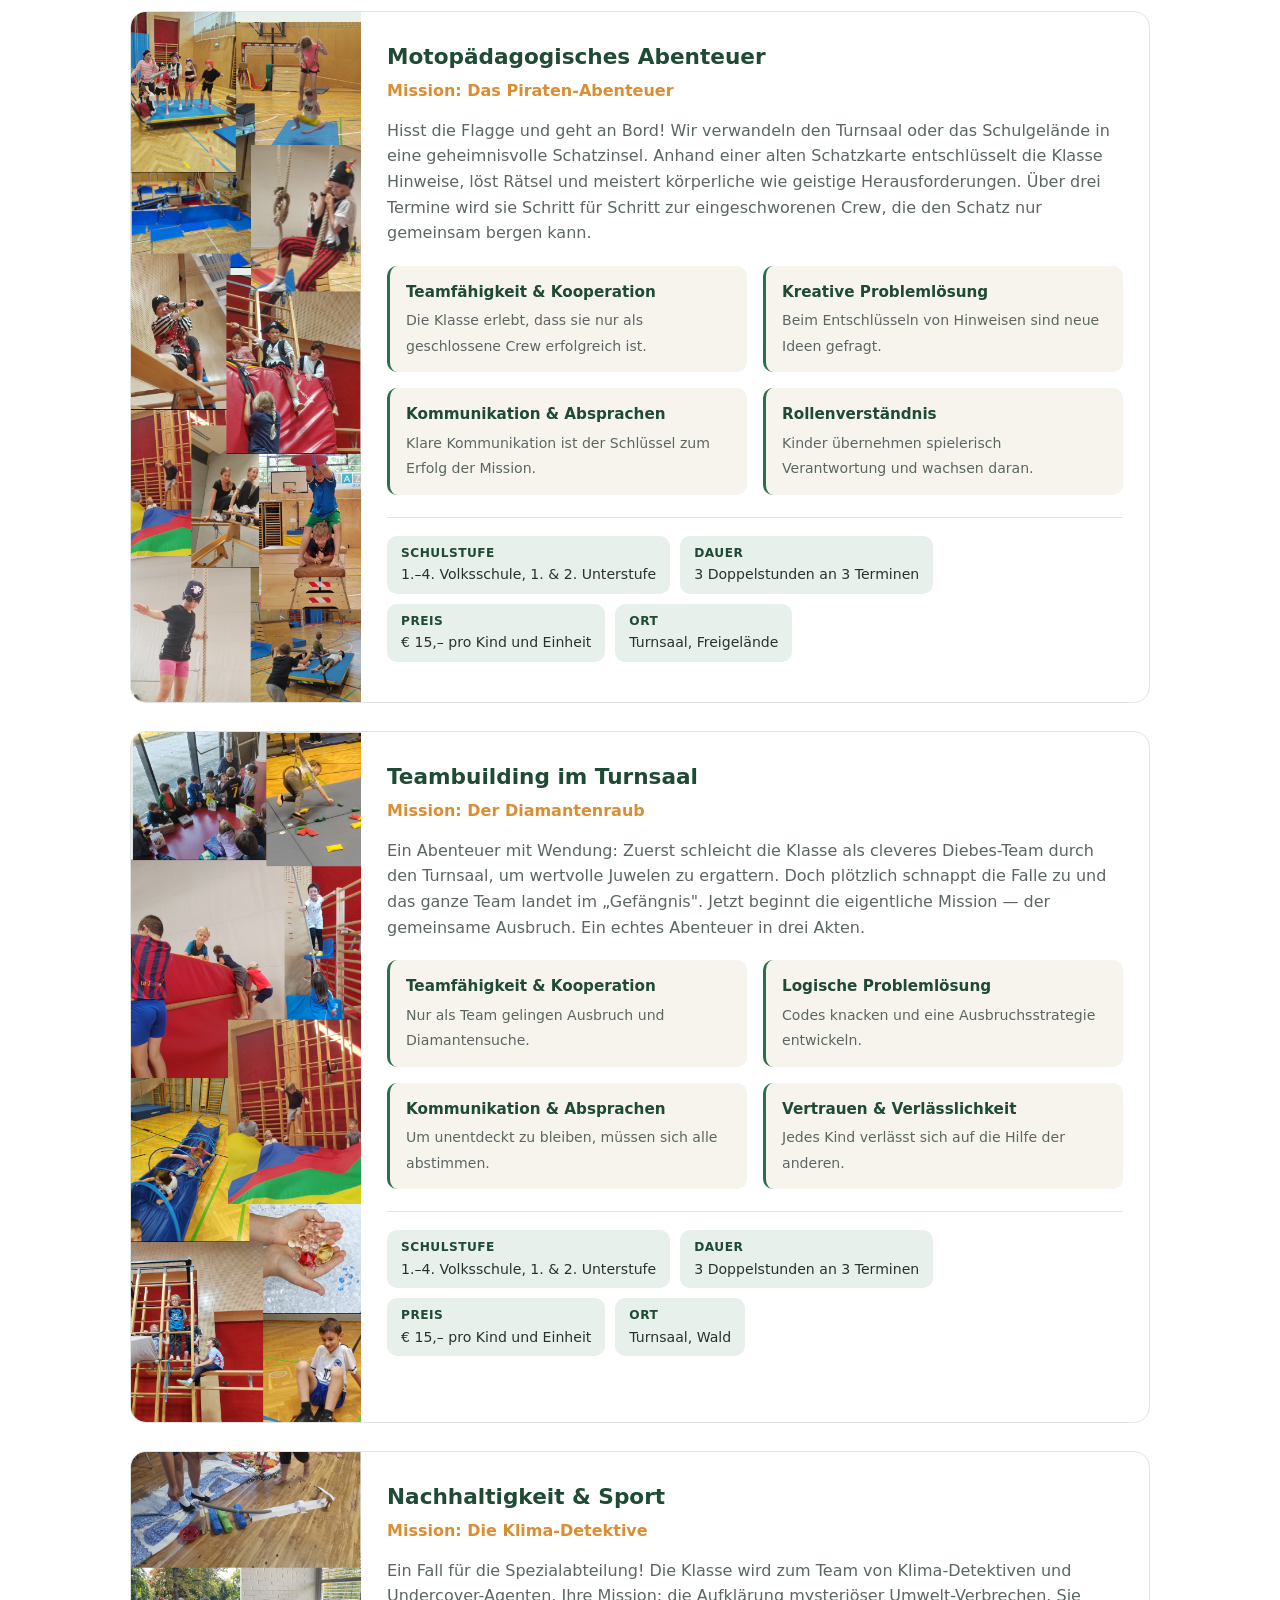
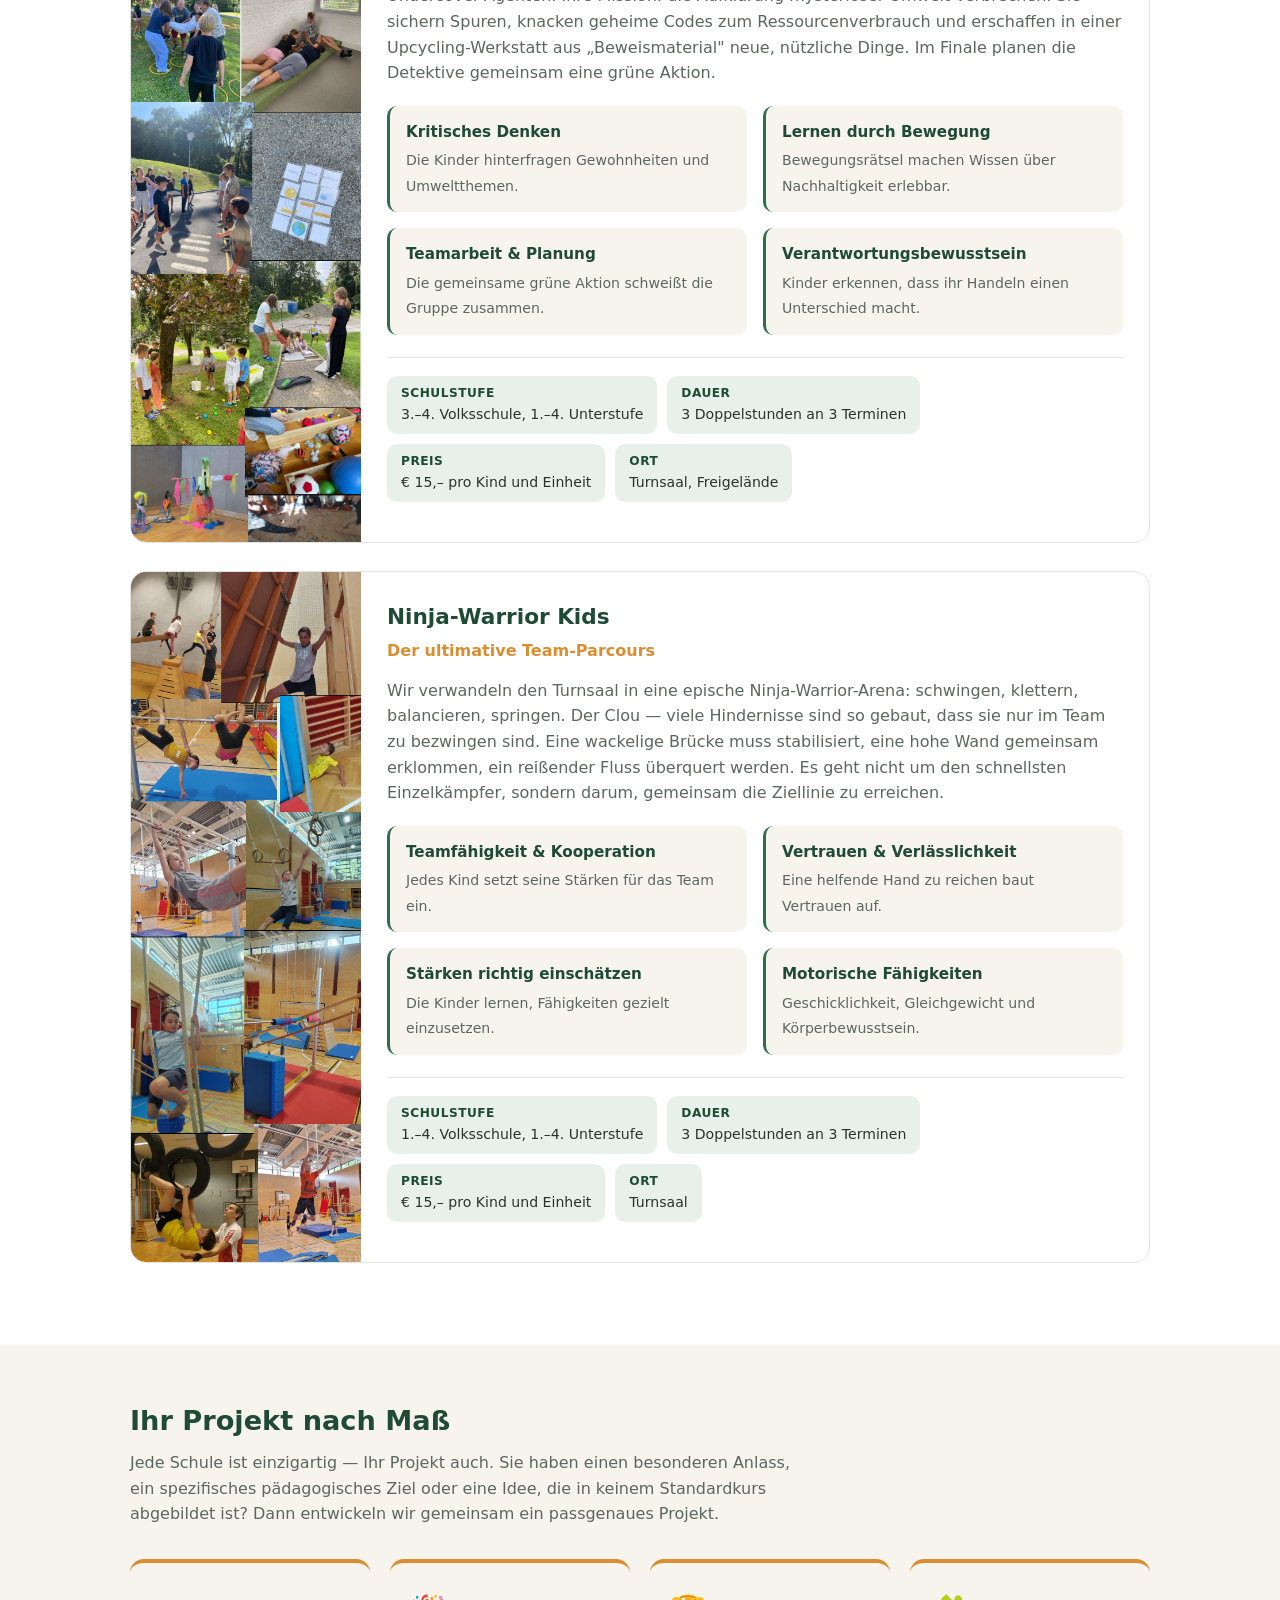
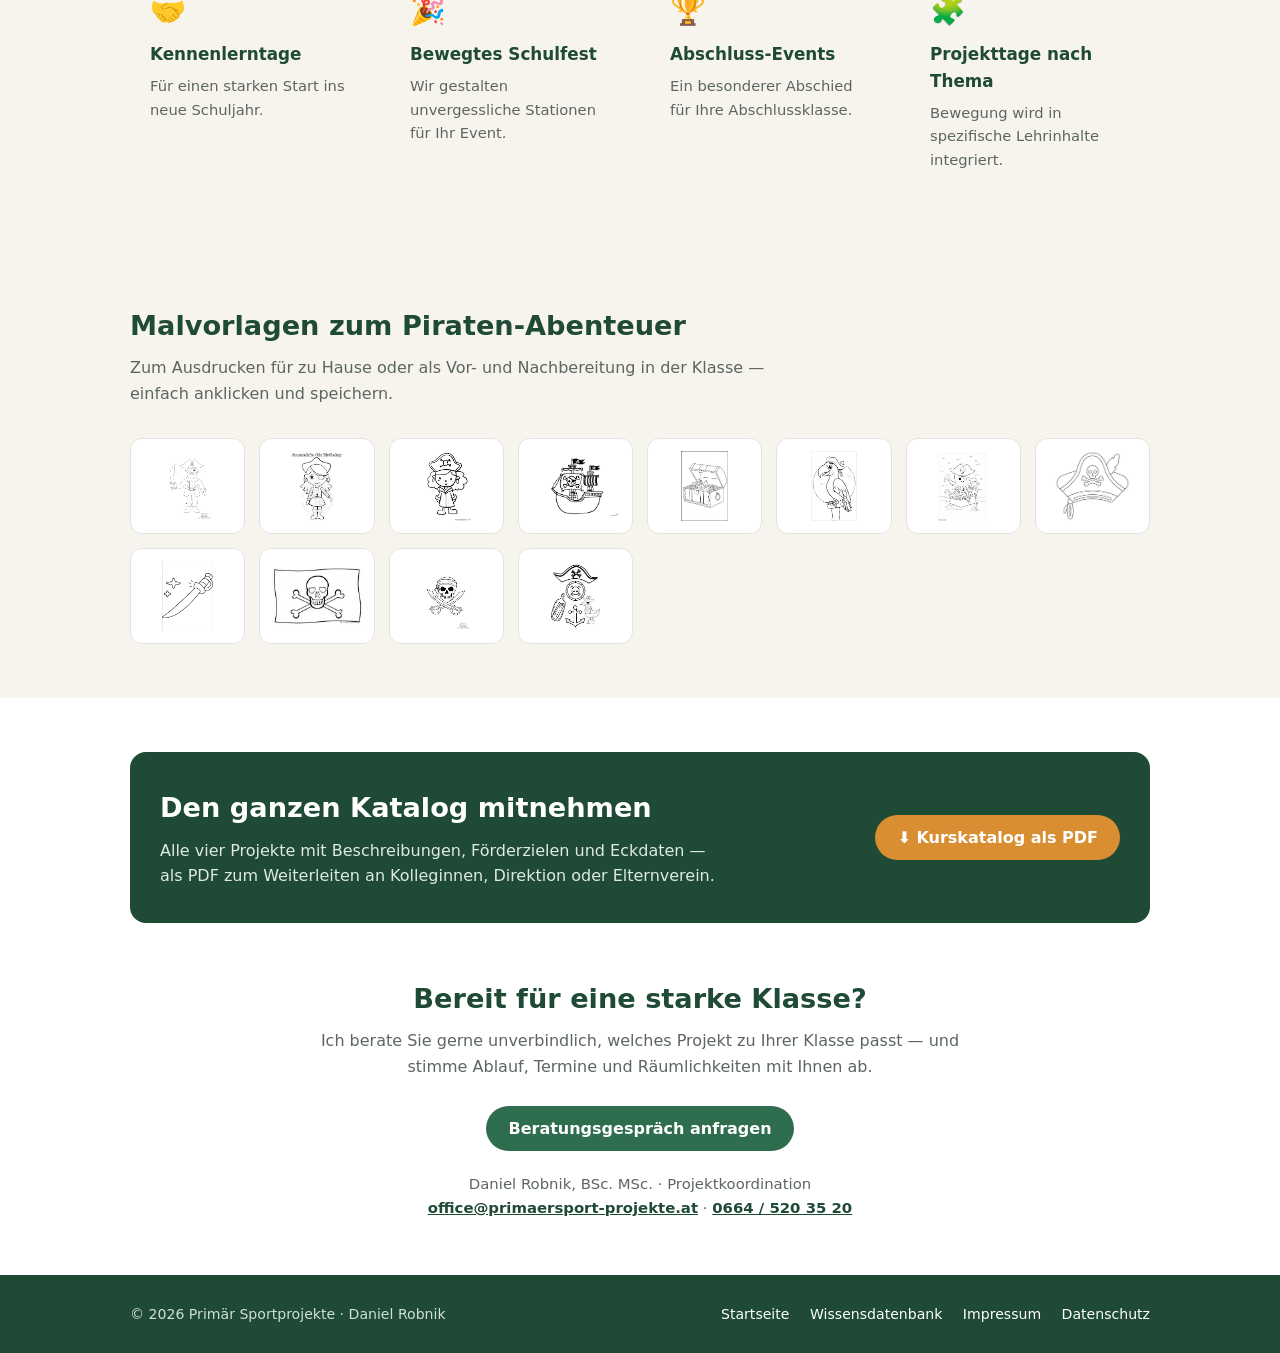
<file: kurskatalog.html>
<!DOCTYPE html>
<html lang="de">
<head>
<meta charset="UTF-8">
<meta name="viewport" content="width=device-width, initial-scale=1.0">
<title>Projekt-Kurskatalog – Teambuilding für Schulklassen | Primär Sportprojekte</title>
<meta name="description" content="Seit 2018 an Volks- und Mittelschulen in Graz und der Steiermark erprobt: Teambuilding-Projekte für Schulklassen — Piraten-Abenteuer, Diamantenraub, Klima-Detektive und Ninja-Warrior Kids.">
<link rel="canonical" href="https://primaersport-projekte.at/kurskatalog.html">
<style>
  :root{
    --green:#2E6E4E; --green-dark:#1F4A35; --green-light:#E8F0EB;
    --sand:#F7F4EE; --text:#28322D; --grey:#5C6660; --accent:#D98E32;
  }
  *{margin:0;padding:0;box-sizing:border-box}
  html{scroll-behavior:smooth}
  body{font-family:'Segoe UI',system-ui,-apple-system,sans-serif;color:var(--text);line-height:1.6;background:#fff}
  .wrap{max-width:1060px;margin:0 auto;padding:0 20px}

  header{position:sticky;top:0;background:#fff;box-shadow:0 1px 8px rgba(0,0,0,.08);z-index:10}
  nav{display:flex;align-items:center;justify-content:space-between;padding:14px 0}
  .logo{font-weight:800;font-size:1.15rem;color:var(--green-dark);text-decoration:none}
  .logo span{color:var(--accent)}
  nav ul{display:flex;gap:22px;list-style:none;flex-wrap:wrap}
  nav a{color:var(--text);text-decoration:none;font-size:.95rem}
  nav a:hover{color:var(--green)}
  .btn{display:inline-block;background:var(--green);color:#fff !important;padding:10px 22px;border-radius:28px;text-decoration:none;font-weight:600;border:none;font-size:1rem;cursor:pointer}
  .btn:hover{background:var(--green-dark)}
  .btn.ghost{background:transparent;color:var(--green) !important;border:2px solid var(--green)}
  .btn.ghost:hover{background:var(--green-light)}
  .btn.sand{background:var(--accent)}
  .btn.sand:hover{background:#b87424}

  .hero{background:linear-gradient(135deg,var(--green-light),var(--sand));padding:64px 0 56px}
  .hero h1{font-size:clamp(1.7rem,4.5vw,2.7rem);color:var(--green-dark);line-height:1.2;margin-bottom:16px}
  .hero p.lead{font-size:1.15rem;color:var(--grey);max-width:660px;margin-bottom:26px}
  .hero .cta{display:flex;gap:14px;flex-wrap:wrap}
  .badge{display:inline-block;background:#fff;border:1px solid var(--green);color:var(--green-dark);border-radius:20px;padding:4px 14px;font-size:.85rem;margin-bottom:18px}

  section{padding:54px 0}
  h2{color:var(--green-dark);font-size:1.7rem;margin-bottom:8px}
  .sub{color:var(--grey);margin-bottom:32px;max-width:680px}

  .vorwort{background:var(--green-light)}
  .vorwort .grid{display:grid;grid-template-columns:2fr 1fr;gap:34px;align-items:start}
  .vorwort p{margin-bottom:14px}
  blockquote{border-left:4px solid var(--accent);padding:14px 20px;background:#fff;border-radius:0 12px 12px 0;
             font-size:1.05rem;color:var(--green-dark);font-style:italic}
  /* Hintergrund und Abstand bewusst zuruecksetzen: sonst erbt die Zeile
     unter dem Zitat das dunkle Styling der Seiten-Fusszeile weiter unten. */
  blockquote footer{margin-top:10px;font-style:normal;font-size:.88rem;color:var(--grey);
                    background:none;padding:0;display:block}

  .erprobt{background:var(--green-dark);color:#fff}
  .erprobt h2{color:#fff}
  .erprobt p{color:#DFEAE4;max-width:720px}
  .erprobt .zahlen{display:flex;flex-wrap:wrap;gap:34px;margin:26px 0 24px}
  .erprobt .zahlen div b{display:block;font-size:2rem;line-height:1.1;color:#fff}
  .erprobt .zahlen div span{font-size:.9rem;color:#BFD6C8}
  .schulen{display:flex;flex-wrap:wrap;gap:10px;margin-top:6px}
  .schulen span{background:rgba(255,255,255,.12);border:1px solid rgba(255,255,255,.22);
                border-radius:20px;padding:7px 16px;font-size:.92rem}
  .schulen span.mehr{background:none;border-style:dashed;color:#BFD6C8}

  /* Die Projektbilder sind hochformatige Collagen (400 x 1200). Deshalb stehen
     sie als schmale Spalte neben dem Text und nicht als Banner darüber —
     so bleibt fast die ganze Collage sichtbar statt eines Streifens. */
  .projekt{border:1px solid #E1E5E2;border-radius:16px;overflow:hidden;margin-bottom:28px;background:#fff;
           display:grid;grid-template-columns:230px 1fr;align-items:stretch}
  .projekt > img{width:100%;height:100%;object-fit:cover;object-position:center;display:block;
                 background:var(--green-light)}
  .projekt .inhalt{padding:28px 26px}
  .projekt h3{color:var(--green-dark);font-size:1.35rem;margin-bottom:4px}
  .projekt .mission{color:var(--accent);font-weight:600;margin-bottom:14px}
  .projekt > .inhalt > p{color:var(--grey);margin-bottom:20px}
  .foerdert{display:grid;grid-template-columns:repeat(auto-fit,minmax(240px,1fr));gap:16px;margin-bottom:22px}
  .foerdert div{background:var(--sand);border-radius:10px;padding:14px 16px;border-left:3px solid var(--green)}
  .foerdert strong{display:block;color:var(--green-dark);font-size:.95rem;margin-bottom:3px}
  .foerdert span{font-size:.88rem;color:var(--grey)}
  .eckdaten{display:flex;flex-wrap:wrap;gap:10px;border-top:1px solid #E1E5E2;padding-top:18px}
  .eckdaten div{background:var(--green-light);border-radius:10px;padding:8px 14px;font-size:.88rem}
  .eckdaten b{color:var(--green-dark);display:block;font-size:.76rem;text-transform:uppercase;letter-spacing:.04em}

  .anlaesse{display:grid;grid-template-columns:repeat(auto-fit,minmax(220px,1fr));gap:20px;margin-top:26px}
  .anlass{background:var(--sand);border-radius:14px;padding:24px 20px;border-top:4px solid var(--accent)}
  .anlass .icon{font-size:1.8rem;display:block;margin-bottom:8px}
  .anlass h3{color:var(--green-dark);font-size:1.05rem;margin-bottom:6px}
  .anlass p{font-size:.92rem;color:var(--grey)}

  .download{background:var(--green-dark);color:#fff;border-radius:16px;padding:34px 30px;display:flex;
            flex-wrap:wrap;gap:22px;align-items:center;justify-content:space-between}
  .download h2{color:#fff}
  .download p{color:#DFEAE4;max-width:560px}

  .malvorlagen{background:var(--sand)}
  .bilderreihe{display:grid;grid-template-columns:repeat(auto-fill,minmax(110px,1fr));gap:14px;margin-top:22px}
  .bilderreihe a{background:#fff;border-radius:12px;padding:12px;display:flex;align-items:center;justify-content:center;
                 border:1px solid #E1E5E2;transition:transform .12s}
  .bilderreihe a:hover{transform:translateY(-3px);border-color:var(--green)}
  .bilderreihe img{max-width:100%;height:70px;object-fit:contain}

  footer{background:var(--green-dark);color:#CFE0D6;padding:28px 0;font-size:.88rem}
  footer .wrap{display:flex;justify-content:space-between;flex-wrap:wrap;gap:12px}
  footer a{color:#fff;text-decoration:none;margin-left:16px}

  @media(max-width:900px){
    /* Schmalere Bildspalte, damit dem Text genug Platz bleibt */
    .projekt{grid-template-columns:170px 1fr}
  }
  @media(max-width:720px){
    .vorwort .grid{grid-template-columns:1fr}
    nav ul{display:none}
    .projekt .inhalt{padding:22px 18px}
    /* Auf dem Handy untereinander. "contain" statt "cover", damit die
       Collage vollstaendig zu sehen ist statt nur ein Ausschnitt. */
    .projekt{grid-template-columns:1fr}
    .projekt > img{height:auto;max-height:430px;object-fit:contain;padding:14px 0}
  }
</style>
</head>
<body>

<header>
  <div class="wrap">
    <nav>
      <a class="logo" href="index.html">Primär<span>Sport</span>projekte</a>
      <ul>
        <li><a href="index.html#angebote">Angebote</a></li>
        <li><a href="kurskatalog.html">Kurskatalog</a></li>
        <li><a href="wissensdatenbank.html">Wissensdatenbank</a></li>
        <li><a href="index.html#ueber-mich">Über mich</a></li>
      </ul>
      <a class="btn" href="index.html#kontakt">Jetzt anfragen</a>
    </nav>
  </div>
</header>

<section class="hero">
  <div class="wrap">
    <span class="badge">Seit 2018 an Volks- und Mittelschulen erprobt</span>
    <h1>Gemeinsam wachsen: Teambuilding, das Klassen zusammenschweißt.</h1>
    <p class="lead">Vier Projekte, in denen aus einer Klasse ein Team wird — vom Piraten-Abenteuer über den
       Diamantenraub bis zum Ninja-Parcours. Keine Konzepte vom Reißbrett, sondern Einheiten, die seit 2018
       in Graz und der Steiermark laufen.</p>
    <div class="cta">
      <a class="btn" href="#projekte">Die vier Projekte ansehen</a>
      <a class="btn ghost" href="kurskatalog/Primaersport-Projekte-Kurskatalog.pdf" target="_blank" rel="noopener">Katalog als PDF (8 MB)</a>
    </div>
  </div>
</section>

<section class="vorwort">
  <div class="wrap">
    <h2>Warum Teambuilding durch Bewegung?</h2>
    <div class="grid">
      <div>
        <p>In einer Welt, die immer digitaler wird, verlieren wir oft den Zugang zu dem, was uns als Menschen
           ausmacht: die direkte Interaktion, die gemeinsame Anstrengung und das unmittelbare Erleben von Erfolg.
           Gerade im Schulalltag sind das entscheidende Faktoren für ein gesundes Klassenklima.</p>
        <p>Wenn Schülerinnen und Schüler gemeinsam eine Herausforderung meistern, einen Parcours bezwingen oder
           ein Rätsel lösen, lernen sie mehr als nur die Aufgabe selbst. Sie lernen, einander zu vertrauen, klar
           zu kommunizieren, Stärken zu erkennen und Schwächen auszugleichen — und erleben, dass das Ganze mehr
           ist als die Summe seiner Teile.</p>
      </div>
      <blockquote>
        „Bewegung ist die Sprache, die jedes Kind versteht. In ihr liegt der Schlüssel zu echtem Teamgeist und
        persönlichem Wachstum."
        <footer>Mag. Wolfgang Göschl<br>Gründer von Primärsport</footer>
      </blockquote>
    </div>
  </div>
</section>

<section class="erprobt">
  <div class="wrap">
    <h2>Seit 2018 in der Praxis</h2>
    <p>Diese Projekte sind keine Entwürfe vom Reißbrett. Sie laufen seit 2018 an Volks- und Mittelschulen
       in Graz und der Steiermark — in ganz unterschiedlichen Gruppen, von der ersten Klasse Volksschule
       bis in die Unterstufe.</p>
    <div class="zahlen">
      <div><b>seit 2018</b><span>im laufenden Schulbetrieb</span></div>
      <div><b>Graz &amp; Steiermark</b><span>Stadt und Land</span></div>
      <div><b>1.–4. VS + Unterstufe</b><span>erprobte Altersspanne</span></div>
    </div>
    <p style="margin-bottom:10px"><strong style="color:#fff">Unter anderem an diesen Schulen:</strong></p>
    <div class="schulen">
      <span>VS Bad Waltersdorf</span>
      <span>MS Köflach</span>
      <span>MS Hitzendorf</span>
      <span>zahlreiche Grazer Volksschulen</span>
      <span class="mehr">und viele weitere</span>
    </div>
  </div>
</section>

<section id="projekte">
  <div class="wrap">
    <h2>Die vier Projekte</h2>
    <p class="sub">Jedes Projekt läuft über drei Doppelstunden an drei Terminen — genug Zeit, damit aus
       einzelnen Kindern eine eingespielte Mannschaft wird. Alle vier sind mehrfach durchgeführt und
       seither immer weiter verfeinert worden.</p>

    <!-- 1 -->
    <article class="projekt">
      <img src="kurskatalog/bilder/piratenabenteuer.png" alt="Motopädagogisches Abenteuer – Piraten-Abenteuer" loading="lazy">
      <div class="inhalt">
        <h3>Motopädagogisches Abenteuer</h3>
        <div class="mission">Mission: Das Piraten-Abenteuer</div>
        <p>Hisst die Flagge und geht an Bord! Wir verwandeln den Turnsaal oder das Schulgelände in eine
           geheimnisvolle Schatzinsel. Anhand einer alten Schatzkarte entschlüsselt die Klasse Hinweise, löst
           Rätsel und meistert körperliche wie geistige Herausforderungen. Über drei Termine wird sie Schritt für
           Schritt zur eingeschworenen Crew, die den Schatz nur gemeinsam bergen kann.</p>
        <div class="foerdert">
          <div><strong>Teamfähigkeit &amp; Kooperation</strong><span>Die Klasse erlebt, dass sie nur als geschlossene Crew erfolgreich ist.</span></div>
          <div><strong>Kreative Problemlösung</strong><span>Beim Entschlüsseln von Hinweisen sind neue Ideen gefragt.</span></div>
          <div><strong>Kommunikation &amp; Absprachen</strong><span>Klare Kommunikation ist der Schlüssel zum Erfolg der Mission.</span></div>
          <div><strong>Rollenverständnis</strong><span>Kinder übernehmen spielerisch Verantwortung und wachsen daran.</span></div>
        </div>
        <div class="eckdaten">
          <div><b>Schulstufe</b>1.–4. Volksschule, 1. &amp; 2. Unterstufe</div>
          <div><b>Dauer</b>3 Doppelstunden an 3 Terminen</div>
          <div><b>Preis</b>€ 15,– pro Kind und Einheit</div>
          <div><b>Ort</b>Turnsaal, Freigelände</div>
        </div>
      </div>
    </article>

    <!-- 2 -->
    <article class="projekt">
      <img src="kurskatalog/bilder/diamantenraub.png" alt="Teambuilding im Turnsaal – Diamantenraub" loading="lazy">
      <div class="inhalt">
        <h3>Teambuilding im Turnsaal</h3>
        <div class="mission">Mission: Der Diamantenraub</div>
        <p>Ein Abenteuer mit Wendung: Zuerst schleicht die Klasse als cleveres Diebes-Team durch den Turnsaal,
           um wertvolle Juwelen zu ergattern. Doch plötzlich schnappt die Falle zu und das ganze Team landet im
           „Gefängnis". Jetzt beginnt die eigentliche Mission — der gemeinsame Ausbruch. Ein echtes Abenteuer
           in drei Akten.</p>
        <div class="foerdert">
          <div><strong>Teamfähigkeit &amp; Kooperation</strong><span>Nur als Team gelingen Ausbruch und Diamantensuche.</span></div>
          <div><strong>Logische Problemlösung</strong><span>Codes knacken und eine Ausbruchsstrategie entwickeln.</span></div>
          <div><strong>Kommunikation &amp; Absprachen</strong><span>Um unentdeckt zu bleiben, müssen sich alle abstimmen.</span></div>
          <div><strong>Vertrauen &amp; Verlässlichkeit</strong><span>Jedes Kind verlässt sich auf die Hilfe der anderen.</span></div>
        </div>
        <div class="eckdaten">
          <div><b>Schulstufe</b>1.–4. Volksschule, 1. &amp; 2. Unterstufe</div>
          <div><b>Dauer</b>3 Doppelstunden an 3 Terminen</div>
          <div><b>Preis</b>€ 15,– pro Kind und Einheit</div>
          <div><b>Ort</b>Turnsaal, Wald</div>
        </div>
      </div>
    </article>

    <!-- 3 -->
    <article class="projekt">
      <img src="kurskatalog/bilder/nachhaltigkeit.png" alt="Nachhaltigkeit und Sport – Klima-Detektive" loading="lazy">
      <div class="inhalt">
        <h3>Nachhaltigkeit &amp; Sport</h3>
        <div class="mission">Mission: Die Klima-Detektive</div>
        <p>Ein Fall für die Spezialabteilung! Die Klasse wird zum Team von Klima-Detektiven und Undercover-Agenten.
           Ihre Mission: die Aufklärung mysteriöser Umwelt-Verbrechen. Sie sichern Spuren, knacken geheime Codes
           zum Ressourcenverbrauch und erschaffen in einer Upcycling-Werkstatt aus „Beweismaterial" neue,
           nützliche Dinge. Im Finale planen die Detektive gemeinsam eine grüne Aktion.</p>
        <div class="foerdert">
          <div><strong>Kritisches Denken</strong><span>Die Kinder hinterfragen Gewohnheiten und Umweltthemen.</span></div>
          <div><strong>Lernen durch Bewegung</strong><span>Bewegungsrätsel machen Wissen über Nachhaltigkeit erlebbar.</span></div>
          <div><strong>Teamarbeit &amp; Planung</strong><span>Die gemeinsame grüne Aktion schweißt die Gruppe zusammen.</span></div>
          <div><strong>Verantwortungsbewusstsein</strong><span>Kinder erkennen, dass ihr Handeln einen Unterschied macht.</span></div>
        </div>
        <div class="eckdaten">
          <div><b>Schulstufe</b>3.–4. Volksschule, 1.–4. Unterstufe</div>
          <div><b>Dauer</b>3 Doppelstunden an 3 Terminen</div>
          <div><b>Preis</b>€ 15,– pro Kind und Einheit</div>
          <div><b>Ort</b>Turnsaal, Freigelände</div>
        </div>
      </div>
    </article>

    <!-- 4 -->
    <article class="projekt">
      <img src="kurskatalog/bilder/ninja.png" alt="Ninja-Warrior Kids – Team-Parcours" loading="lazy">
      <div class="inhalt">
        <h3>Ninja-Warrior Kids</h3>
        <div class="mission">Der ultimative Team-Parcours</div>
        <p>Wir verwandeln den Turnsaal in eine epische Ninja-Warrior-Arena: schwingen, klettern, balancieren,
           springen. Der Clou — viele Hindernisse sind so gebaut, dass sie nur im Team zu bezwingen sind. Eine
           wackelige Brücke muss stabilisiert, eine hohe Wand gemeinsam erklommen, ein reißender Fluss überquert
           werden. Es geht nicht um den schnellsten Einzelkämpfer, sondern darum, gemeinsam die Ziellinie zu
           erreichen.</p>
        <div class="foerdert">
          <div><strong>Teamfähigkeit &amp; Kooperation</strong><span>Jedes Kind setzt seine Stärken für das Team ein.</span></div>
          <div><strong>Vertrauen &amp; Verlässlichkeit</strong><span>Eine helfende Hand zu reichen baut Vertrauen auf.</span></div>
          <div><strong>Stärken richtig einschätzen</strong><span>Die Kinder lernen, Fähigkeiten gezielt einzusetzen.</span></div>
          <div><strong>Motorische Fähigkeiten</strong><span>Geschicklichkeit, Gleichgewicht und Körperbewusstsein.</span></div>
        </div>
        <div class="eckdaten">
          <div><b>Schulstufe</b>1.–4. Volksschule, 1.–4. Unterstufe</div>
          <div><b>Dauer</b>3 Doppelstunden an 3 Terminen</div>
          <div><b>Preis</b>€ 15,– pro Kind und Einheit</div>
          <div><b>Ort</b>Turnsaal</div>
        </div>
      </div>
    </article>
  </div>
</section>

<section style="background:var(--sand)">
  <div class="wrap">
    <h2>Ihr Projekt nach Maß</h2>
    <p class="sub">Jede Schule ist einzigartig — Ihr Projekt auch. Sie haben einen besonderen Anlass, ein
       spezifisches pädagogisches Ziel oder eine Idee, die in keinem Standardkurs abgebildet ist? Dann
       entwickeln wir gemeinsam ein passgenaues Projekt.</p>
    <div class="anlaesse">
      <div class="anlass"><span class="icon">🤝</span><h3>Kennenlerntage</h3><p>Für einen starken Start ins neue Schuljahr.</p></div>
      <div class="anlass"><span class="icon">🎉</span><h3>Bewegtes Schulfest</h3><p>Wir gestalten unvergessliche Stationen für Ihr Event.</p></div>
      <div class="anlass"><span class="icon">🏆</span><h3>Abschluss-Events</h3><p>Ein besonderer Abschied für Ihre Abschlussklasse.</p></div>
      <div class="anlass"><span class="icon">🧩</span><h3>Projekttage nach Thema</h3><p>Bewegung wird in spezifische Lehrinhalte integriert.</p></div>
    </div>
  </div>
</section>

<section class="malvorlagen">
  <div class="wrap">
    <h2>Malvorlagen zum Piraten-Abenteuer</h2>
    <p class="sub">Zum Ausdrucken für zu Hause oder als Vor- und Nachbereitung in der Klasse — einfach
       anklicken und speichern.</p>
    <div class="bilderreihe">
      <a href="downloads/malvorlagen-piraten/pirat.png" target="_blank" rel="noopener"><img src="downloads/malvorlagen-piraten/pirat.png" alt="Malvorlage Pirat" loading="lazy"></a>
      <a href="downloads/malvorlagen-piraten/piratin.jpg" target="_blank" rel="noopener"><img src="downloads/malvorlagen-piraten/piratin.jpg" alt="Malvorlage Piratin" loading="lazy"></a>
      <a href="downloads/malvorlagen-piraten/piratin2.png" target="_blank" rel="noopener"><img src="downloads/malvorlagen-piraten/piratin2.png" alt="Malvorlage Piratin" loading="lazy"></a>
      <a href="downloads/malvorlagen-piraten/schiff.png" target="_blank" rel="noopener"><img src="downloads/malvorlagen-piraten/schiff.png" alt="Malvorlage Schiff" loading="lazy"></a>
      <a href="downloads/malvorlagen-piraten/schatz.jpg" target="_blank" rel="noopener"><img src="downloads/malvorlagen-piraten/schatz.jpg" alt="Malvorlage Schatz" loading="lazy"></a>
      <a href="downloads/malvorlagen-piraten/papagei.png" target="_blank" rel="noopener"><img src="downloads/malvorlagen-piraten/papagei.png" alt="Malvorlage Papagei" loading="lazy"></a>
      <a href="downloads/malvorlagen-piraten/oktopus.jpg" target="_blank" rel="noopener"><img src="downloads/malvorlagen-piraten/oktopus.jpg" alt="Malvorlage Oktopus" loading="lazy"></a>
      <a href="downloads/malvorlagen-piraten/hut.png" target="_blank" rel="noopener"><img src="downloads/malvorlagen-piraten/hut.png" alt="Malvorlage Hut" loading="lazy"></a>
      <a href="downloads/malvorlagen-piraten/schwert.png" target="_blank" rel="noopener"><img src="downloads/malvorlagen-piraten/schwert.png" alt="Malvorlage Schwert" loading="lazy"></a>
      <a href="downloads/malvorlagen-piraten/totenkopf.jpg" target="_blank" rel="noopener"><img src="downloads/malvorlagen-piraten/totenkopf.jpg" alt="Malvorlage Totenkopf" loading="lazy"></a>
      <a href="downloads/malvorlagen-piraten/totenkopf-und-schwerter.png" target="_blank" rel="noopener"><img src="downloads/malvorlagen-piraten/totenkopf-und-schwerter.png" alt="Malvorlage Totenkopf mit Schwertern" loading="lazy"></a>
      <a href="downloads/malvorlagen-piraten/flasche-vogel-hut.jpg" target="_blank" rel="noopener"><img src="downloads/malvorlagen-piraten/flasche-vogel-hut.jpg" alt="Malvorlage Flasche, Vogel und Hut" loading="lazy"></a>
    </div>
  </div>
</section>

<section>
  <div class="wrap">
    <div class="download">
      <div>
        <h2>Den ganzen Katalog mitnehmen</h2>
        <p>Alle vier Projekte mit Beschreibungen, Förderzielen und Eckdaten — als PDF zum Weiterleiten
           an Kolleginnen, Direktion oder Elternverein.</p>
      </div>
      <a class="btn sand" href="kurskatalog/Primaersport-Projekte-Kurskatalog.pdf" target="_blank" rel="noopener">⬇ Kurskatalog als PDF</a>
    </div>
  </div>
</section>

<section style="padding-top:0">
  <div class="wrap" style="text-align:center">
    <h2>Bereit für eine starke Klasse?</h2>
    <p class="sub" style="margin:8px auto 26px">Ich berate Sie gerne unverbindlich, welches Projekt zu Ihrer
       Klasse passt — und stimme Ablauf, Termine und Räumlichkeiten mit Ihnen ab.</p>
    <a class="btn" href="index.html#kontakt">Beratungsgespräch anfragen</a>
    <p style="margin-top:22px;color:var(--grey);font-size:.93rem">
      Daniel Robnik, BSc. MSc. · Projektkoordination<br>
      <a data-user="office" data-host="primaersport-projekte.at" style="color:var(--green-dark);font-weight:600">office [at] primaersport-projekte.at</a>
      · <a href="tel:+436645203520" style="color:var(--green-dark);font-weight:600">0664 / 520 35 20</a>
    </p>
  </div>
</section>

<footer>
  <div class="wrap">
    <div>© 2026 Primär Sportprojekte · Daniel Robnik</div>
    <div>
      <a href="index.html">Startseite</a>
      <a href="wissensdatenbank.html">Wissensdatenbank</a>
      <a href="impressum.html">Impressum</a>
      <a href="datenschutz.html">Datenschutz</a>
    </div>
  </div>
</footer>

<script>
/* E-Mail-Adresse erst hier zusammensetzen, damit Spam-Harvester sie nicht
   fertig im Quelltext finden — gleiche Logik wie auf der Startseite. */
document.querySelectorAll("a[data-user][data-host]").forEach(function (a) {
  const adr = a.getAttribute("data-user") + "@" + a.getAttribute("data-host");
  a.setAttribute("href", "mailto:" + adr);
  a.textContent = adr;
});
</script>

</body>
</html>
</file>
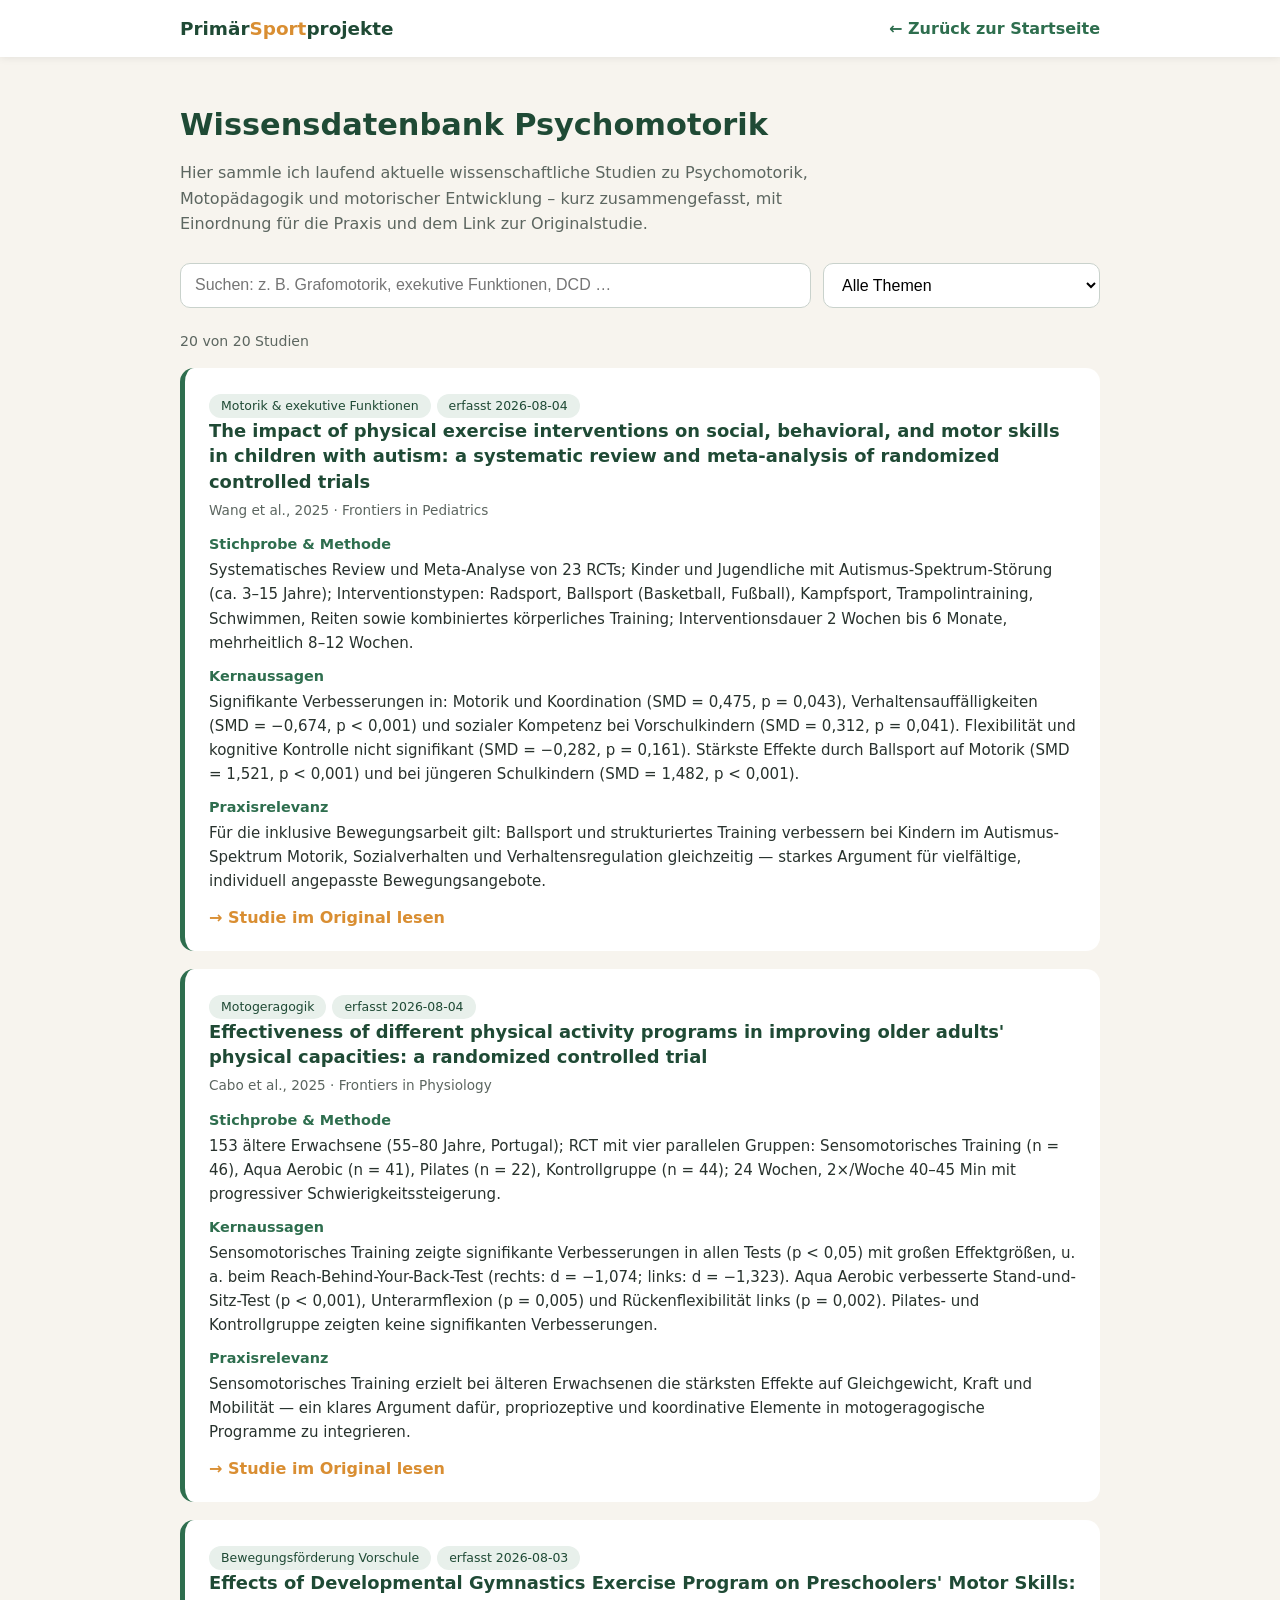
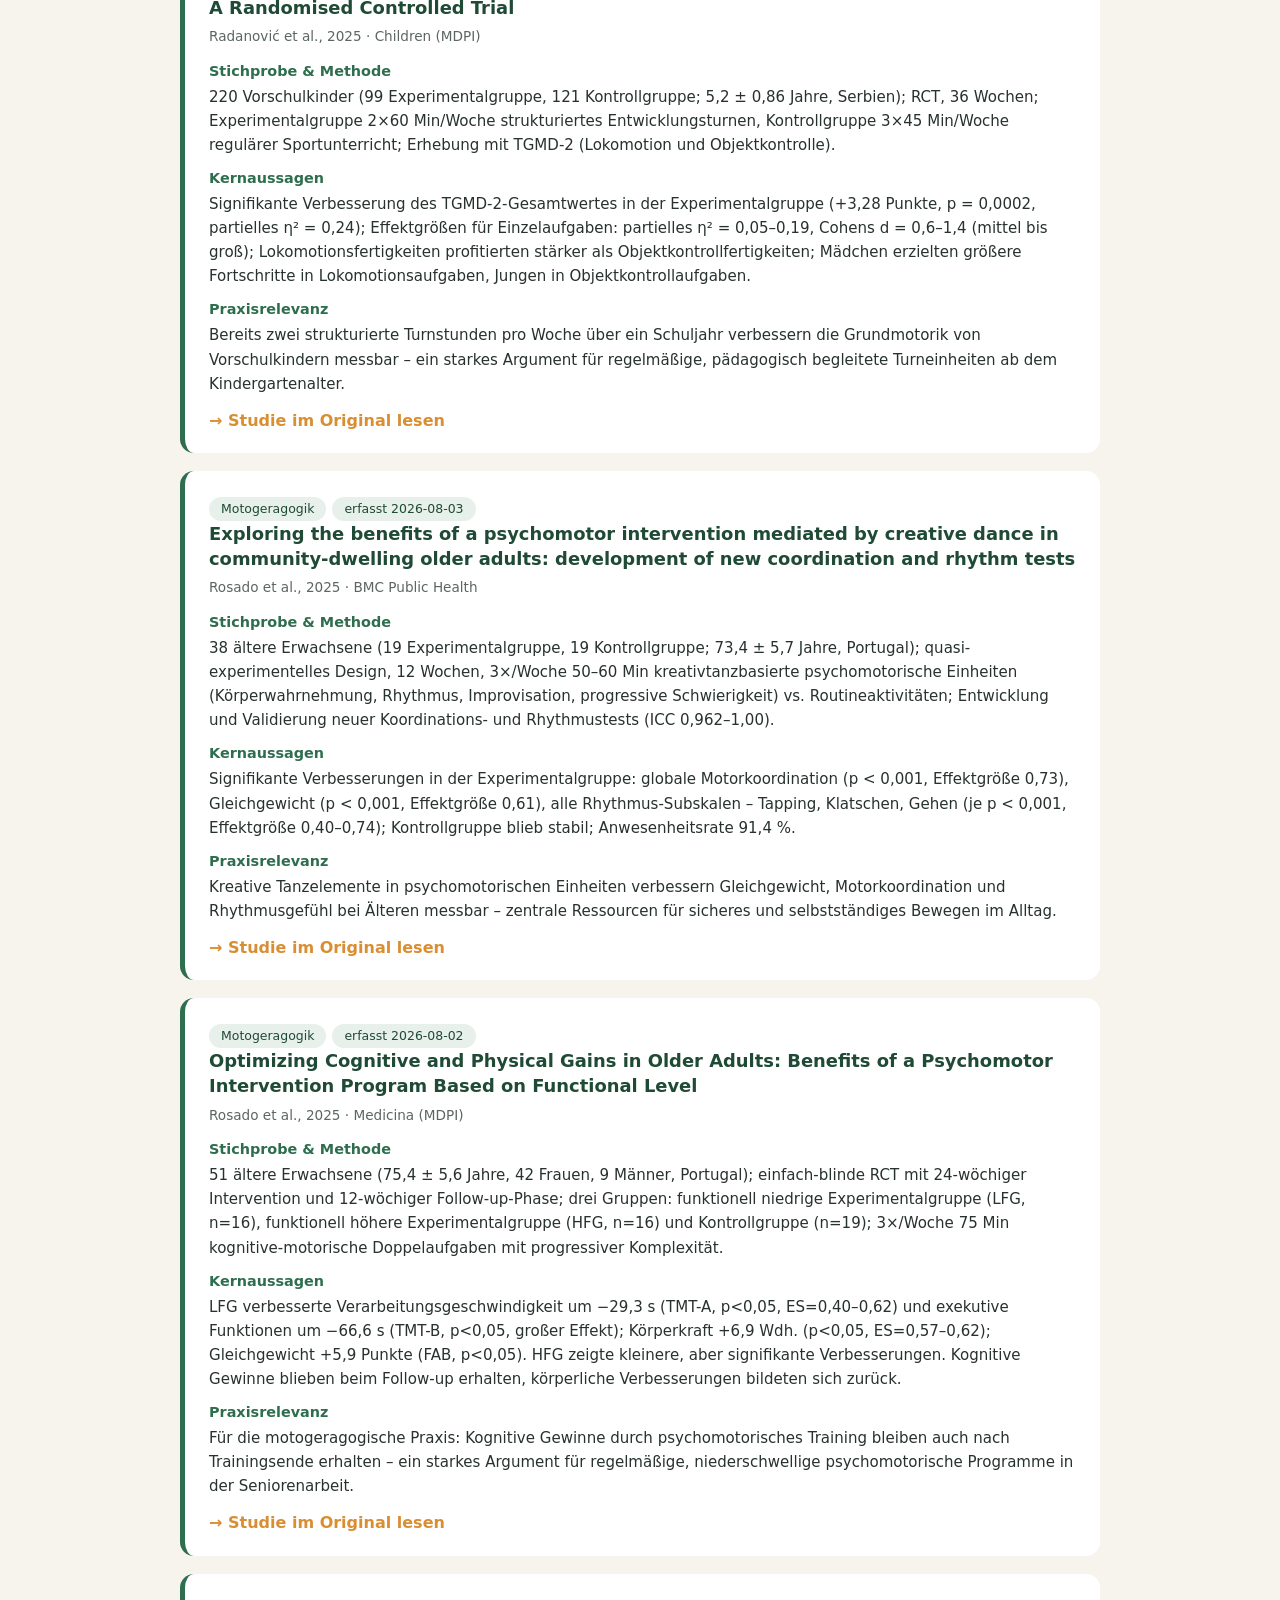
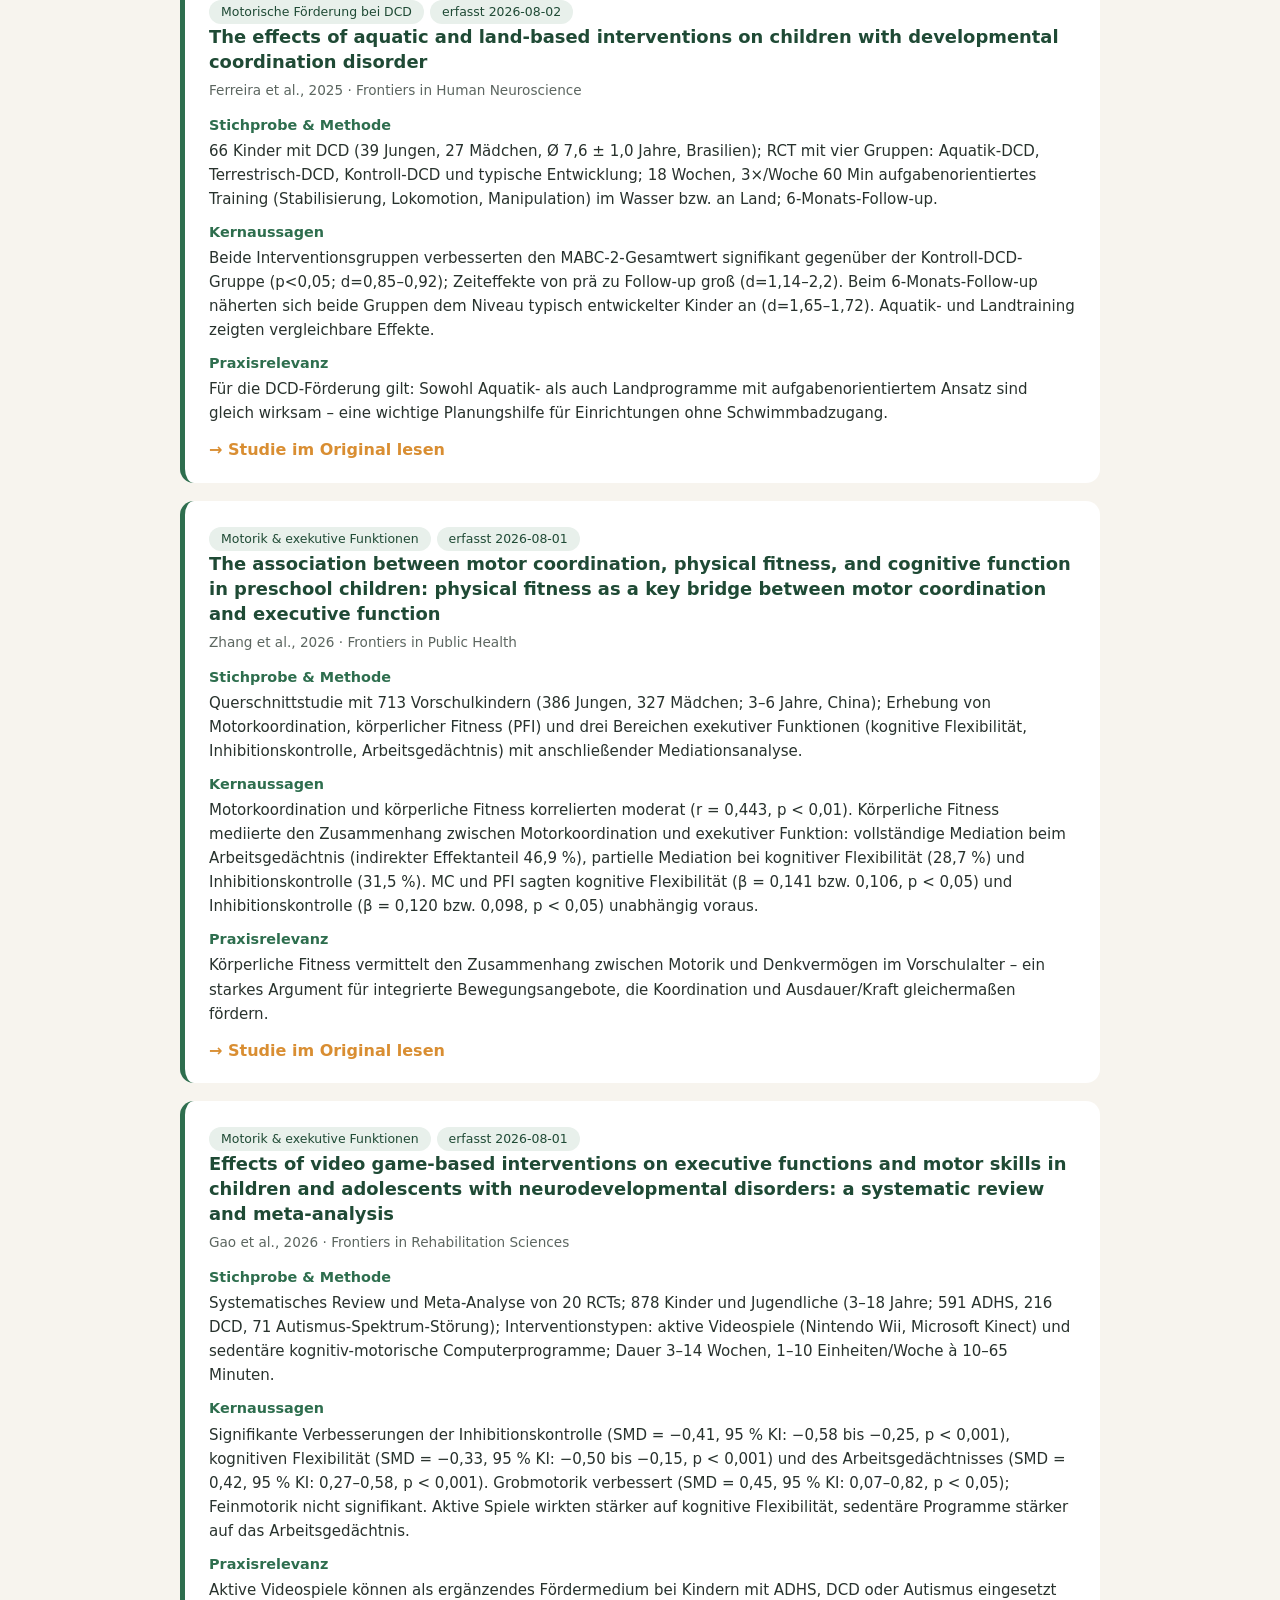
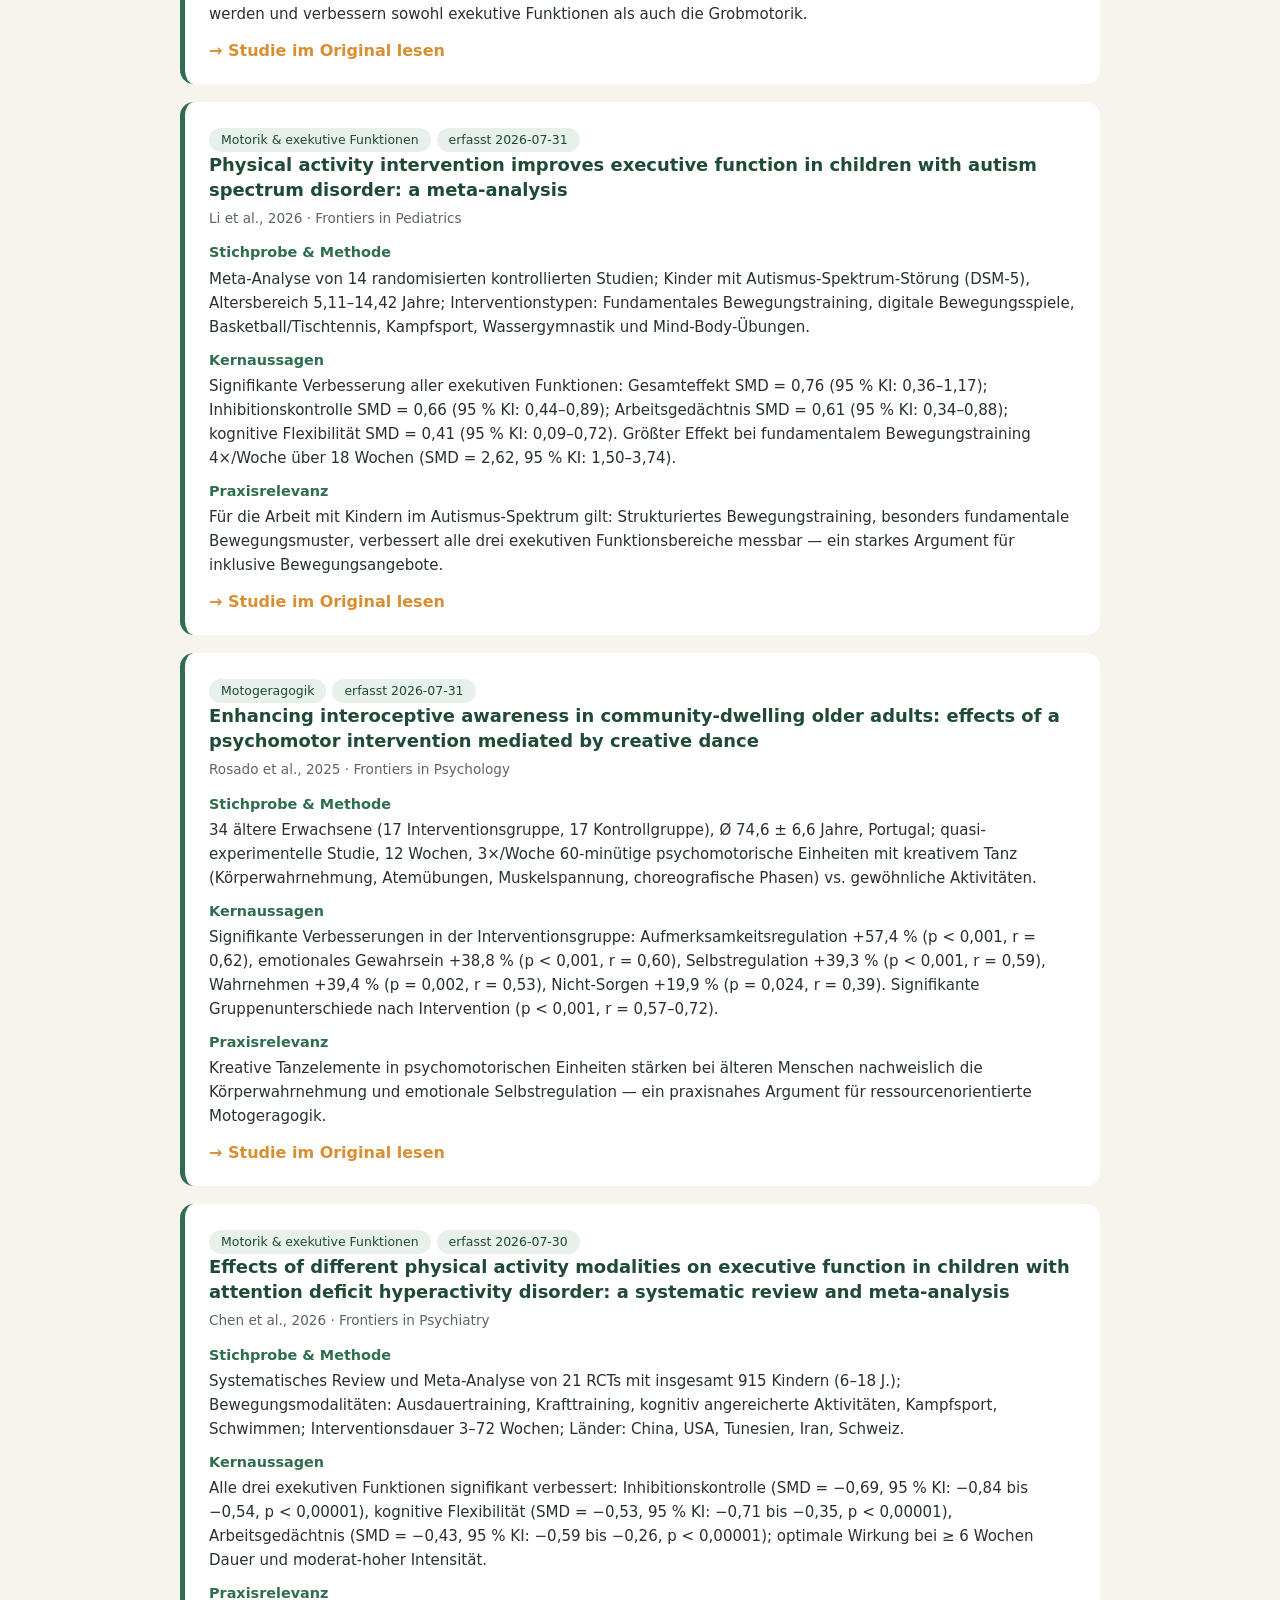
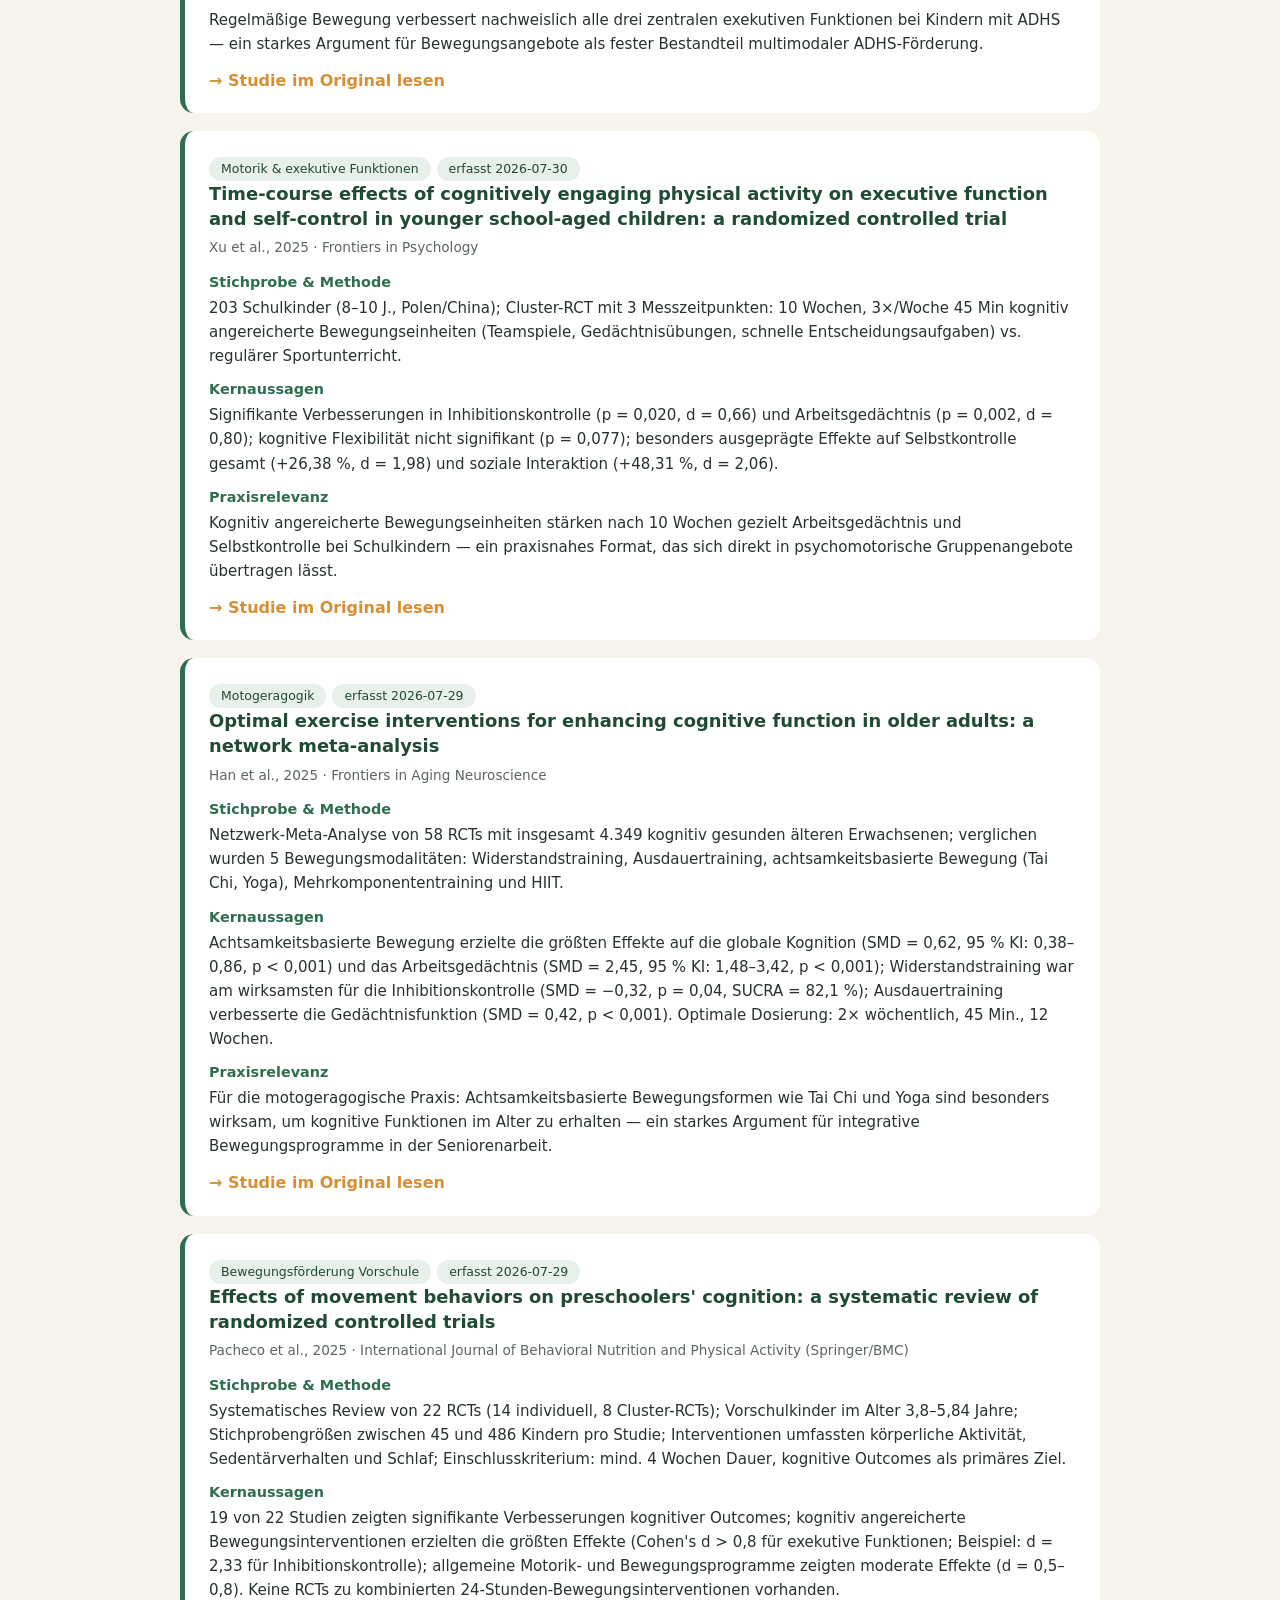
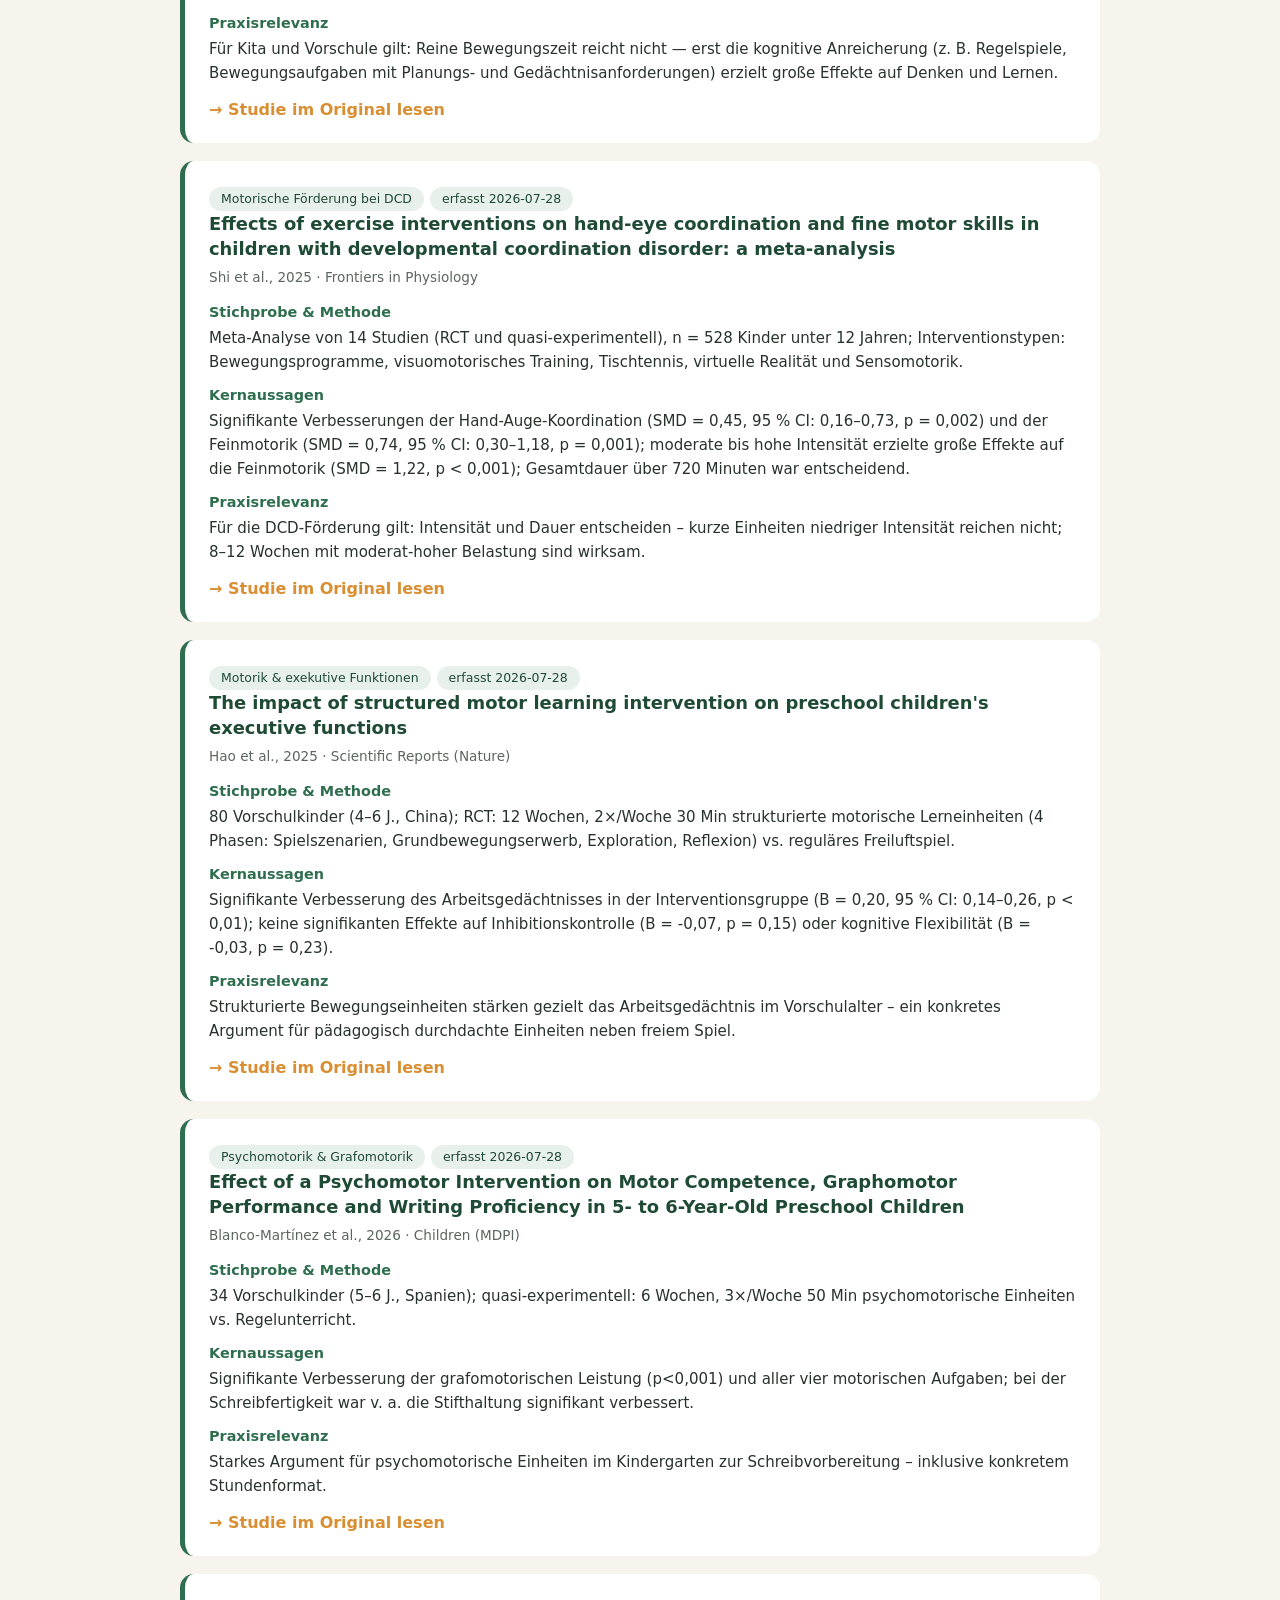
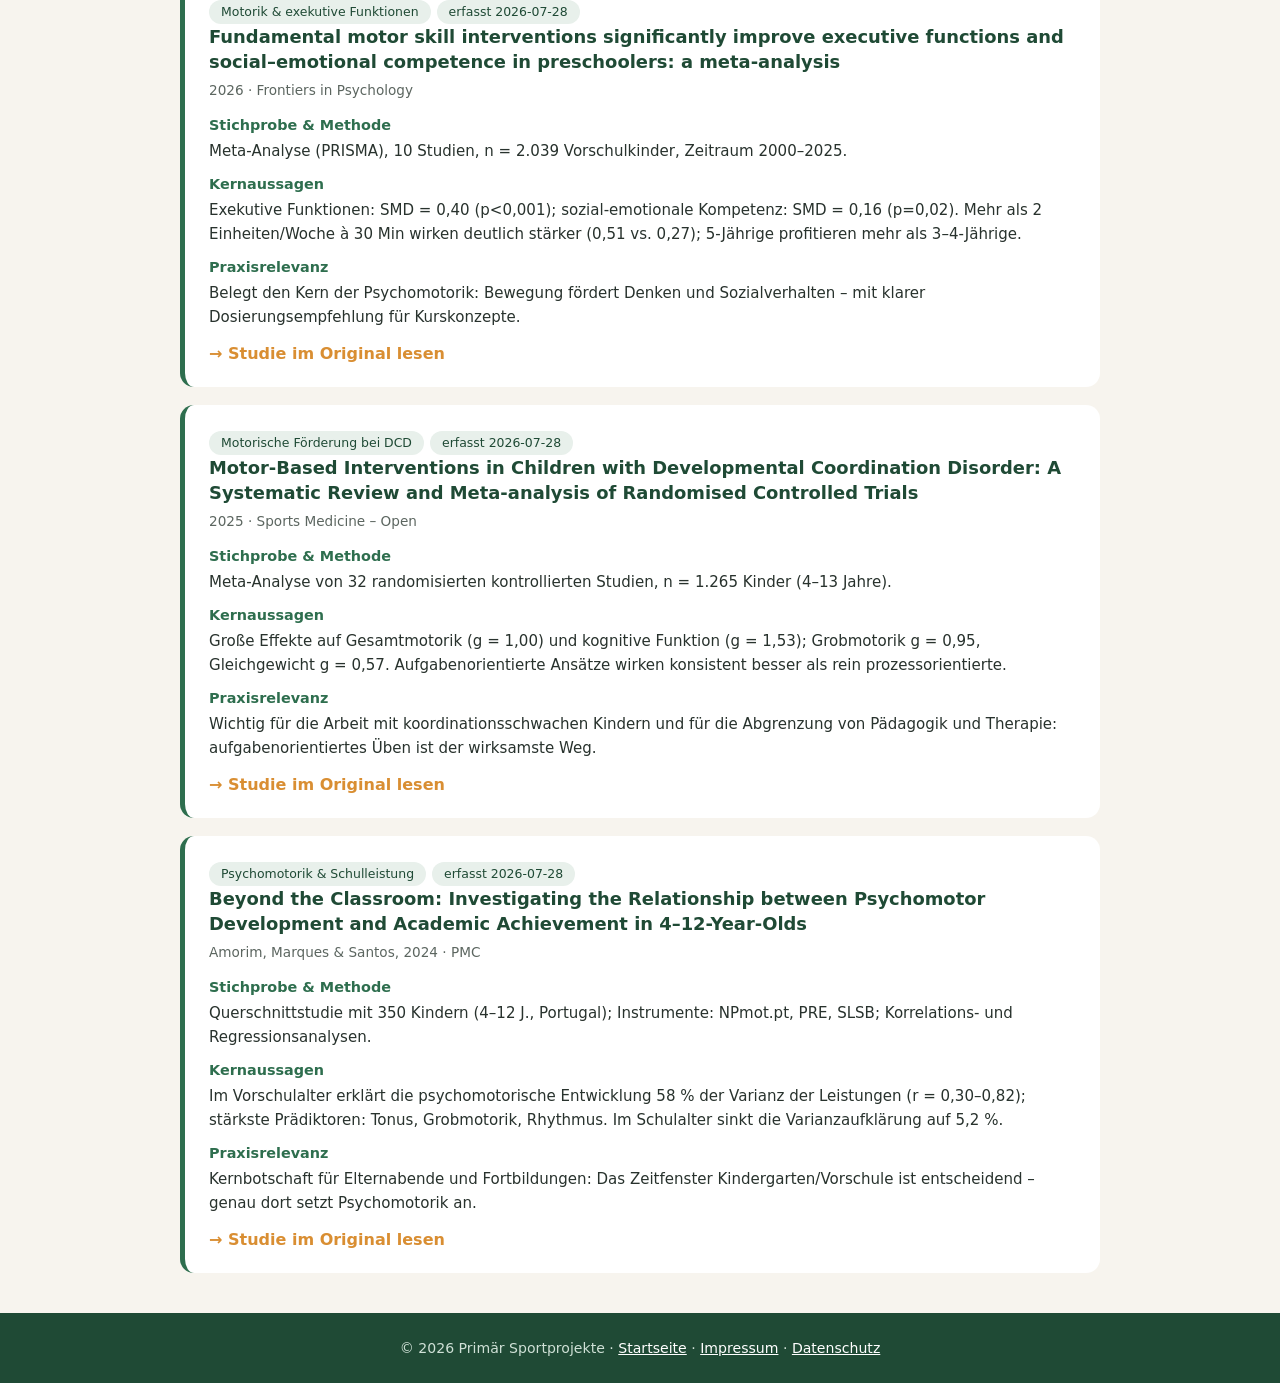
<file: wissensdatenbank.html>
<!DOCTYPE html>
<html lang="de">
<head>
<meta charset="UTF-8">
<meta name="viewport" content="width=device-width, initial-scale=1.0">
<title>Wissensdatenbank Psychomotorik – Primär Sportprojekte</title>
<meta name="description" content="Aktuelle Studien zu Psychomotorik, Motopädagogik und motorischer Entwicklung – zusammengefasst mit Original-Links.">
<link rel="canonical" href="https://primaersport-projekte.at/wissensdatenbank.html">
<style>
  :root{--green:#2E6E4E;--green-dark:#1F4A35;--green-light:#E8F0EB;--sand:#F7F4EE;--text:#28322D;--grey:#5C6660;--accent:#D98E32}
  *{margin:0;padding:0;box-sizing:border-box}
  body{font-family:'Segoe UI',system-ui,-apple-system,sans-serif;color:var(--text);line-height:1.6;background:var(--sand)}
  .wrap{max-width:960px;margin:0 auto;padding:0 20px}
  header{background:#fff;box-shadow:0 1px 8px rgba(0,0,0,.08)}
  nav{display:flex;align-items:center;justify-content:space-between;padding:14px 0}
  .logo{font-weight:800;font-size:1.15rem;color:var(--green-dark);text-decoration:none}
  .logo span{color:var(--accent)}
  nav a.back{color:var(--green);text-decoration:none;font-weight:600}
  .head{padding:44px 0 26px}
  h1{color:var(--green-dark);font-size:1.9rem;margin-bottom:10px}
  .head p{color:var(--grey);max-width:640px}
  .toolbar{padding:0 0 22px;display:flex;gap:12px;flex-wrap:wrap}
  .toolbar input{flex:1;min-width:220px;padding:12px 14px;border:1px solid #C9D2CC;border-radius:10px;font-size:1rem}
  .toolbar select{padding:12px 14px;border:1px solid #C9D2CC;border-radius:10px;font-size:1rem;background:#fff}
  .study{background:#fff;border-radius:14px;padding:24px 24px 20px;margin-bottom:18px;border-left:5px solid var(--green)}
  .study h2{font-size:1.12rem;color:var(--green-dark);margin-bottom:6px;line-height:1.4}
  .meta{font-size:.85rem;color:var(--grey);margin-bottom:12px}
  .tag{display:inline-block;background:var(--green-light);color:var(--green-dark);border-radius:14px;padding:2px 12px;font-size:.78rem;margin-right:6px}
  .study h4{font-size:.9rem;color:var(--green);margin:10px 0 2px}
  .study p{font-size:.94rem}
  .study a.link{display:inline-block;margin-top:12px;color:var(--accent);font-weight:600;text-decoration:none}
  .study a.link:hover{text-decoration:underline}
  .count{color:var(--grey);font-size:.88rem;margin-bottom:16px}
  footer{background:var(--green-dark);color:#CFE0D6;padding:24px 0;font-size:.88rem;margin-top:40px;text-align:center}
  footer a{color:#fff}
</style>
</head>
<body>

<header>
  <div class="wrap">
    <nav>
      <a class="logo" href="index.html">Primär<span>Sport</span>projekte</a>
      <a class="back" href="index.html">← Zurück zur Startseite</a>
    </nav>
  </div>
</header>

<div class="wrap">
  <div class="head">
    <h1>Wissensdatenbank Psychomotorik</h1>
    <p>Hier sammle ich laufend aktuelle wissenschaftliche Studien zu Psychomotorik, Motopädagogik und motorischer Entwicklung – kurz zusammengefasst, mit Einordnung für die Praxis und dem Link zur Originalstudie.</p>
  </div>

  <div class="toolbar">
    <input id="search" type="search" placeholder="Suchen: z. B. Grafomotorik, exekutive Funktionen, DCD …">
    <select id="topic">
      <option value="">Alle Themen</option>
    </select>
  </div>
  <div class="count" id="count"></div>
  <div id="list"></div>
</div>

<footer>
  <div class="wrap">© 2026 Primär Sportprojekte · <a href="index.html">Startseite</a> · <a href="impressum.html">Impressum</a> · <a href="datenschutz.html">Datenschutz</a></div>
</footer>

<!-- Datenbasis: wird von der taeglichen Studien-Automatik aktualisiert.
     Bewusst als klassisches Script-Tag eingebunden (kein fetch/JSON), damit
     die Seite auch beim lokalen Oeffnen per Doppelklick funktioniert. -->
<script src="studien.js"></script>
<script>
const list = document.getElementById("list");
const search = document.getElementById("search");
const topicSel = document.getElementById("topic");
const count = document.getElementById("count");

[...new Set(studies.map(s => s.topic))].forEach(t => {
  const o = document.createElement("option"); o.value = t; o.textContent = t; topicSel.appendChild(o);
});

function render(){
  const q = search.value.toLowerCase();
  const t = topicSel.value;
  const filtered = studies.filter(s =>
    (!t || s.topic === t) &&
    (!q || (s.title + s.authors + s.topic + s.method + s.findings + s.relevance).toLowerCase().includes(q))
  );
  count.textContent = filtered.length + " von " + studies.length + " Studien";
  list.innerHTML = filtered.map(s => `
    <article class="study">
      <span class="tag">${s.topic}</span><span class="tag">erfasst ${s.date}</span>
      <h2>${s.title}</h2>
      <div class="meta">${s.authors}</div>
      <h4>Stichprobe & Methode</h4><p>${s.method}</p>
      <h4>Kernaussagen</h4><p>${s.findings}</p>
      <h4>Praxisrelevanz</h4><p>${s.relevance}</p>
      <a class="link" href="${s.link}" target="_blank" rel="noopener">→ Studie im Original lesen</a>
    </article>`).join("");
}
search.addEventListener("input", render);
topicSel.addEventListener("change", render);
render();
</script>

</body>
</html>
</file>
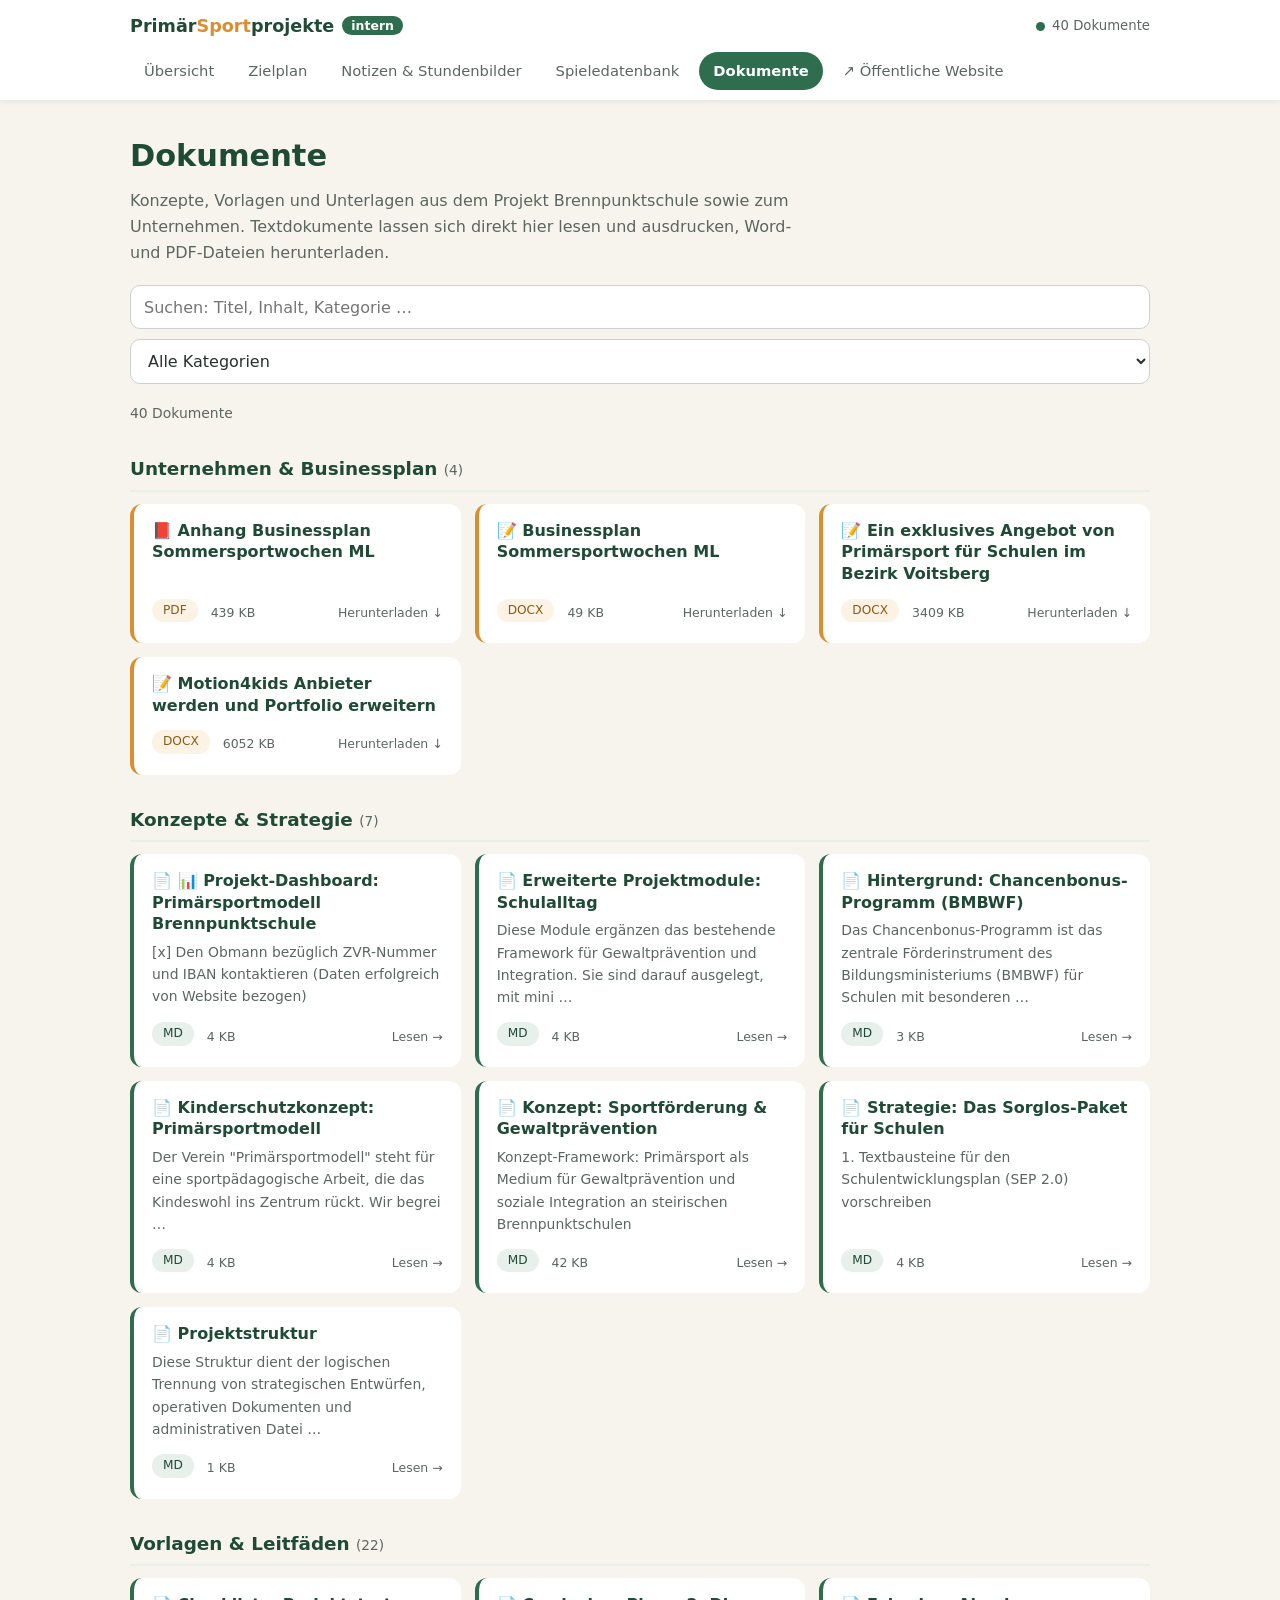
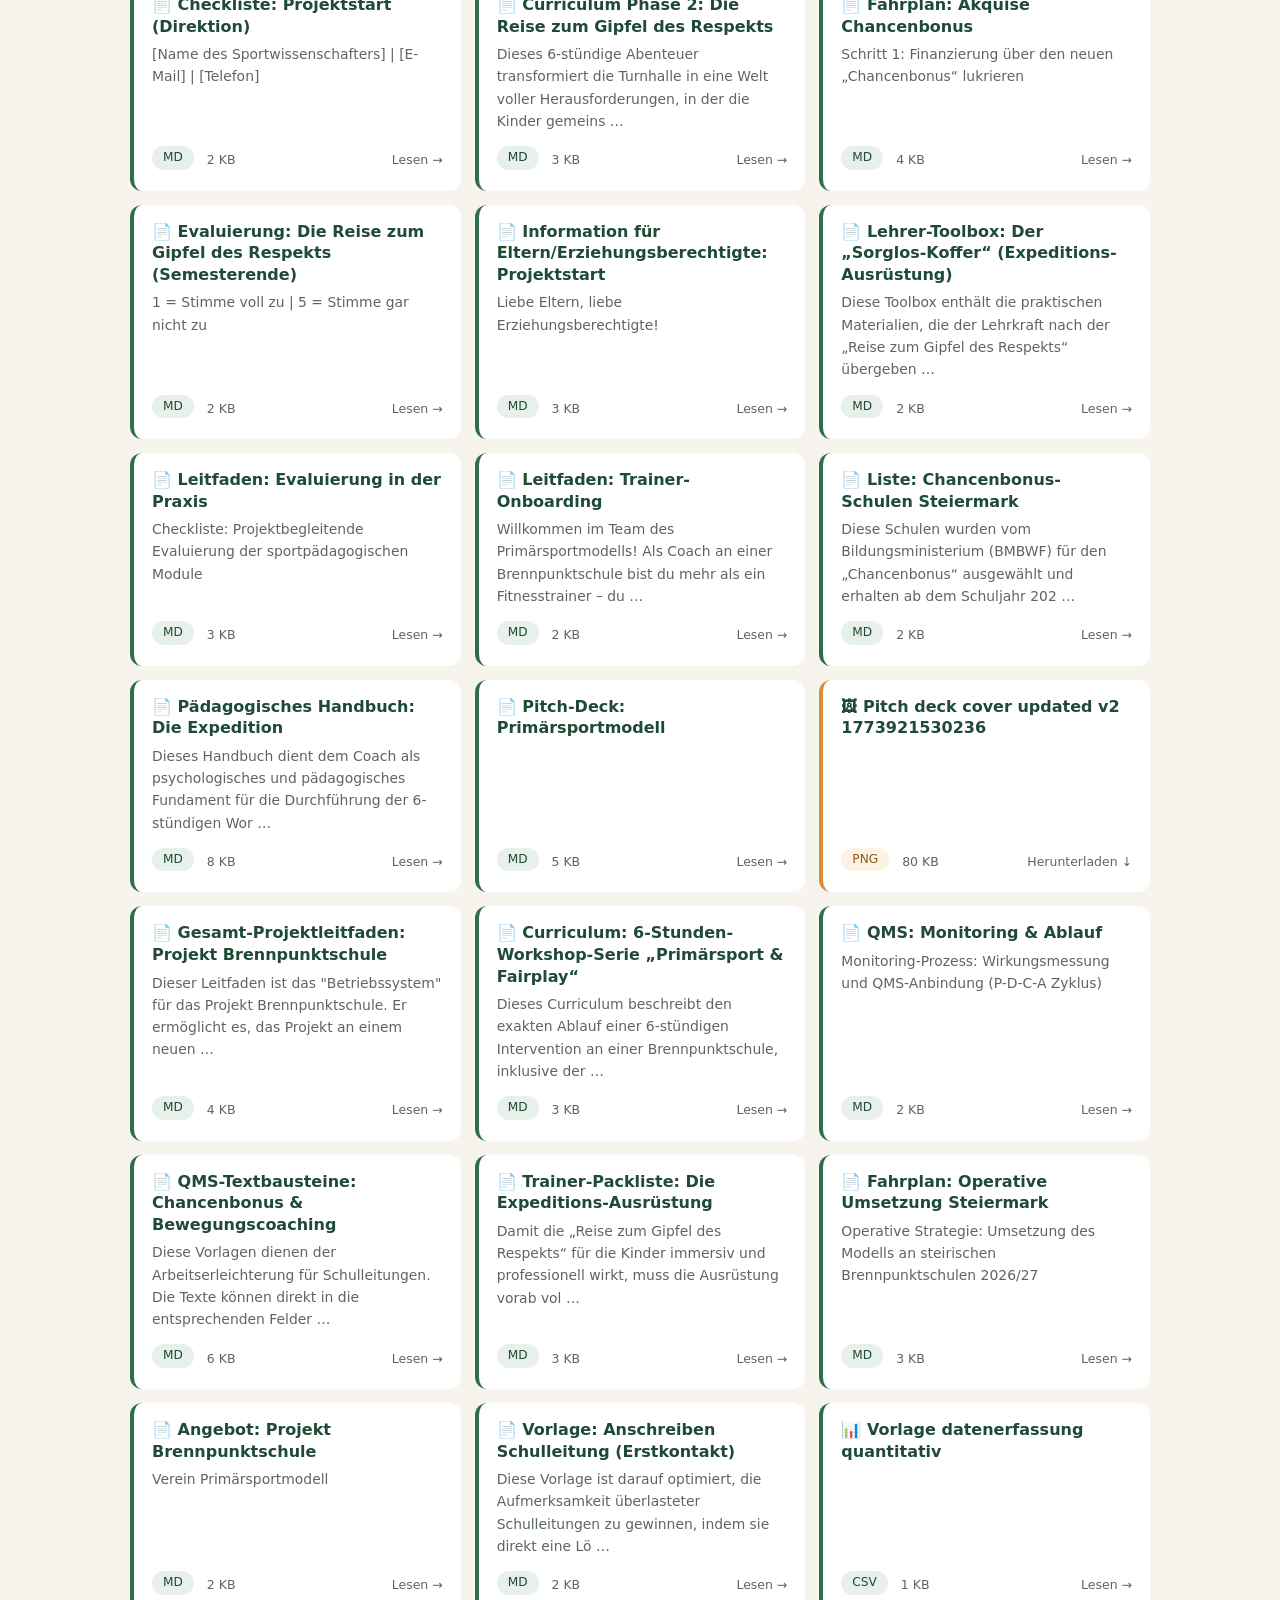
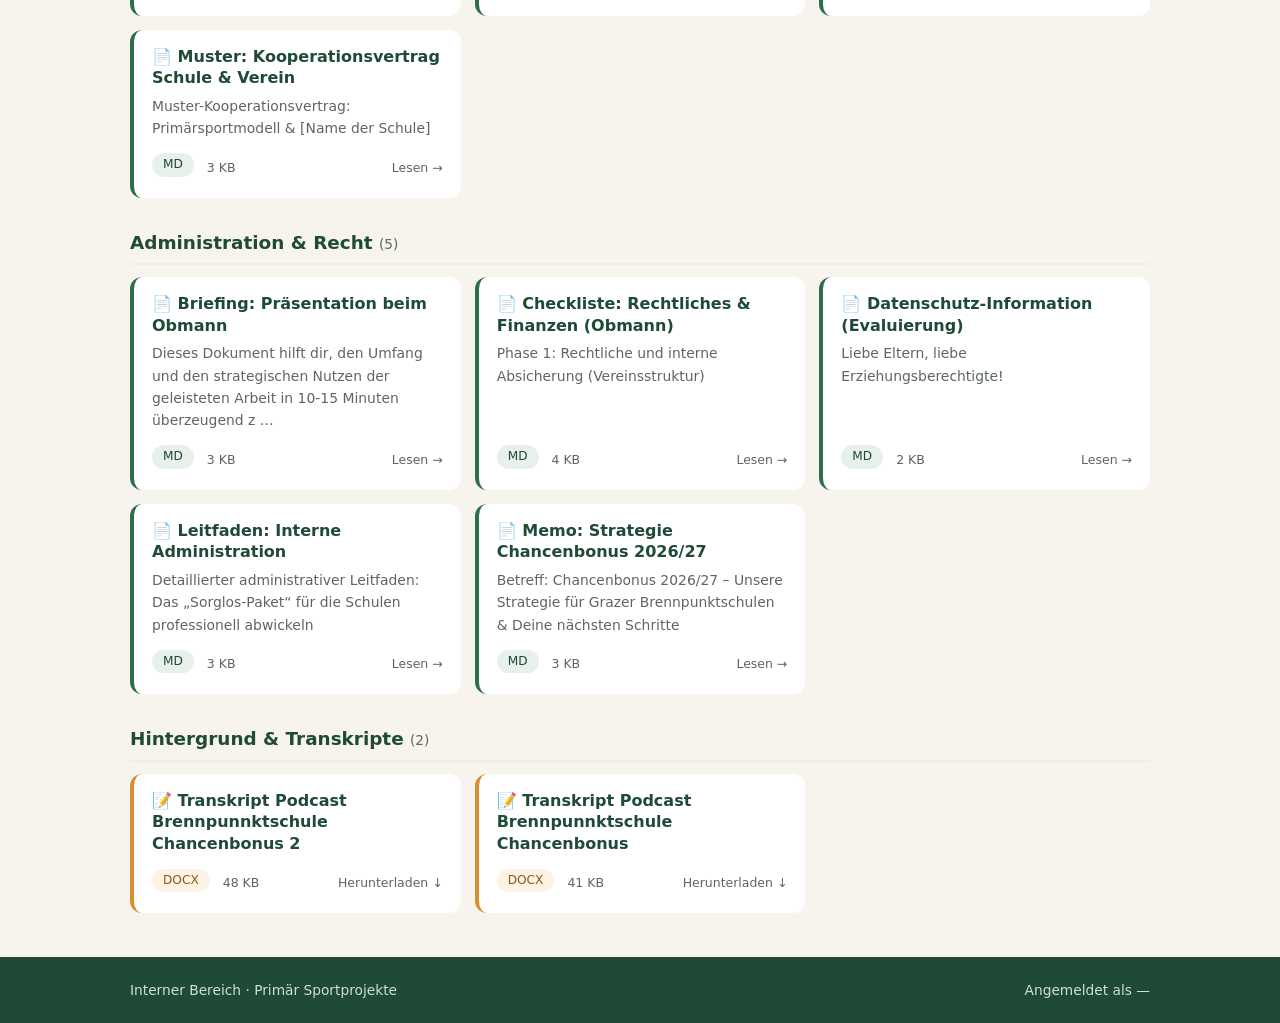
<file: intern/dokumente.html>
<!DOCTYPE html>
<html lang="de">
<head>
<meta charset="UTF-8">
<meta name="viewport" content="width=device-width, initial-scale=1.0">
<meta name="robots" content="noindex, nofollow">
<title>Dokumente – Intern | Primär Sportprojekte</title>
<link rel="stylesheet" href="gemeinsam.css">
<style>
  /* Leseansicht für Markdown-Dokumente */
  .dok-liste{display:grid;grid-template-columns:repeat(auto-fill,minmax(300px,1fr));gap:14px}
  .dok{background:#fff;border-radius:12px;padding:16px 18px;border-left:4px solid var(--green);
       display:flex;flex-direction:column;gap:6px;cursor:pointer}
  .dok:hover{box-shadow:0 6px 18px rgba(31,74,53,.10)}
  .dok.datei{border-left-color:var(--accent);cursor:default}
  .dok h3{color:var(--green-dark);font-size:1rem;line-height:1.35}
  .dok p{font-size:.87rem;color:var(--grey)}
  .dok .fuss{display:flex;gap:8px;align-items:center;margin-top:auto;padding-top:8px;font-size:.78rem;color:var(--grey)}
  .kategorie-titel{color:var(--green-dark);font-size:1.15rem;margin:30px 0 12px;padding-bottom:6px;
                   border-bottom:2px solid var(--green-light)}
  .lese{background:#fff;border-radius:14px;padding:28px 30px;line-height:1.7}
  .lese h1{color:var(--green-dark);font-size:1.5rem;margin:0 0 14px}
  .lese h2{color:var(--green-dark);font-size:1.2rem;margin:26px 0 10px;padding-bottom:5px;border-bottom:1px solid var(--linie)}
  .lese h3{color:var(--green);font-size:1.03rem;margin:20px 0 6px}
  .lese p{margin:0 0 12px}
  .lese ul,.lese ol{margin:0 0 14px 22px}
  .lese li{margin-bottom:5px}
  .lese code{background:var(--green-light);padding:2px 6px;border-radius:5px;font-size:.9em}
  .lese blockquote{border-left:4px solid var(--accent);background:var(--sand);padding:10px 16px;
                   margin:0 0 14px;border-radius:0 8px 8px 0}
  .lese table{border-collapse:collapse;width:100%;margin:0 0 16px;font-size:.92rem;display:block;overflow-x:auto}
  .lese th,.lese td{border:1px solid var(--linie);padding:8px 11px;text-align:left;vertical-align:top}
  .lese th{background:var(--green-light);color:var(--green-dark)}
  .lese hr{border:none;border-top:1px solid var(--linie);margin:22px 0}
  .lese a{color:var(--green)}
  .zurueck{margin-bottom:16px}
  @media print{
    header,nav,footer,.toolbar,.zurueck,.anzahl{display:none !important}
    .lese{padding:0;border-radius:0}
  }
</style>
</head>
<body>

<header>
  <div class="wrap">
    <div class="kopfzeile">
      <a class="logo" href="index.html">Primär<span>Sport</span>projekte<em>intern</em></a>
      <div id="status" class="status">Dokumente</div>
    </div>
    <nav class="bereiche">
      <a href="index.html">Übersicht</a>
      <a href="zielplan.html">Zielplan</a>
      <a href="stundenbilder.html">Notizen &amp; Stundenbilder</a>
      <a href="spiele.html">Spieledatenbank</a>
      <a href="dokumente.html">Dokumente</a>
      <a href="/">↗ Öffentliche Website</a>
    </nav>
  </div>
</header>

<main class="wrap">

  <div id="uebersicht">
    <div class="seitenkopf">
      <h1>Dokumente</h1>
      <p>Konzepte, Vorlagen und Unterlagen aus dem Projekt Brennpunktschule sowie zum Unternehmen.
         Textdokumente lassen sich direkt hier lesen und ausdrucken, Word- und PDF-Dateien herunterladen.</p>
    </div>

    <div class="toolbar">
      <input type="search" id="suche" placeholder="Suchen: Titel, Inhalt, Kategorie …" aria-label="Suchen">
      <select id="filter-kategorie" aria-label="Nach Kategorie filtern"></select>
    </div>

    <div class="anzahl" id="anzahl"></div>
    <div id="liste"></div>
  </div>

  <div id="ansicht" style="display:none">
    <div class="zurueck">
      <button class="btn ghost klein" onclick="zurueck()">← Zurück zur Übersicht</button>
      <button class="btn ghost klein" onclick="window.print()">🖨 Drucken</button>
      <a class="btn ghost klein" id="rohdatei" href="#" download>⬇ Originaldatei</a>
    </div>
    <article class="lese" id="lese"></article>
  </div>

</main>

<footer>
  <div class="wrap">
    <div>Interner Bereich · Primär Sportprojekte</div>
    <div>Angemeldet als <span id="angemeldet">—</span></div>
  </div>
</footer>

<script src="gemeinsam.js"></script>
<script src="dokumente.js"></script>
<script>
const liste  = document.getElementById('liste');
const anzahl = document.getElementById('anzahl');
const suche  = document.getElementById('suche');
const fKat   = document.getElementById('filter-kategorie');

const KATEGORIEN = [...new Set(dokumente.map(d => d.kategorie))];
fKat.innerHTML = optionen(KATEGORIEN, '', 'Alle Kategorien');

/* Dateitypen, die sich direkt lesen lassen */
const LESBAR = ['md', 'txt', 'csv'];

const ICON = { md:'📄', txt:'📄', csv:'📊', docx:'📝', doc:'📝', pdf:'📕', png:'🖼', jpg:'🖼', xlsx:'📊' };

/* ── Übersicht ──────────────────────────────────────────────────── */

function gefiltert() {
  const q = suche.value.trim().toLowerCase();
  const k = fKat.value;
  return dokumente
    .filter(d => !k || d.kategorie === k)
    .filter(d => !q || (d.titel + ' ' + d.beschreibung + ' ' + d.kategorie + ' ' + d.datei).toLowerCase().includes(q));
}

function zeichnen() {
  const treffer = gefiltert();
  anzahl.textContent = treffer.length === dokumente.length
    ? dokumente.length + ' Dokumente'
    : treffer.length + ' von ' + dokumente.length + ' Dokumenten';

  if (!treffer.length) {
    liste.innerHTML = '<div class="leer"><strong>Nichts gefunden</strong>Für diese Suche gibt es kein Dokument.</div>';
    return;
  }

  let html = '';
  for (const kat of KATEGORIEN) {
    const drin = treffer.filter(d => d.kategorie === kat);
    if (!drin.length) continue;
    html += '<h2 class="kategorie-titel">' + esc(kat) + ' <span style="font-weight:400;font-size:.85rem;color:var(--grey)">(' + drin.length + ')</span></h2>';
    html += '<div class="dok-liste">' + drin.map(d => {
      const lesbar = LESBAR.includes(d.typ);
      return `<article class="dok${lesbar ? '' : ' datei'}" data-datei="${esc(d.datei)}">
        <h3>${ICON[d.typ] || '📎'} ${esc(d.titel)}</h3>
        ${d.beschreibung ? `<p>${esc(kurz(d.beschreibung, 120))}</p>` : ''}
        <div class="fuss">
          <span class="chip${lesbar ? '' : ' sand'}">${esc(d.typ.toUpperCase())}</span>
          <span>${d.kb} KB</span>
          <span style="margin-left:auto">${lesbar ? 'Lesen →' : 'Herunterladen ↓'}</span>
        </div>
      </article>`;
    }).join('') + '</div>';
  }
  liste.innerHTML = html;
}

function kurz(t, max) {
  const s = String(t || '').replace(/\s+/g, ' ').trim();
  return s.length > max ? s.slice(0, max) + ' …' : s;
}

liste.addEventListener('click', (e) => {
  const el = e.target.closest('.dok');
  if (!el) return;
  const d = dokumente.find(x => x.datei === el.dataset.datei);
  if (!d) return;
  if (LESBAR.includes(d.typ)) oeffnen(d);
  else window.open(d.datei, '_blank');
});

suche.addEventListener('input', zeichnen);
fKat.addEventListener('change', zeichnen);

/* ── Leseansicht ────────────────────────────────────────────────── */

async function oeffnen(d) {
  const lese = document.getElementById('lese');
  lese.innerHTML = '<p style="color:var(--grey)">Wird geladen …</p>';
  document.getElementById('uebersicht').style.display = 'none';
  document.getElementById('ansicht').style.display = '';
  document.getElementById('rohdatei').href = d.datei;
  window.scrollTo(0, 0);
  history.replaceState(null, '', '#' + encodeURIComponent(d.datei));

  try {
    const r = await fetch(d.datei, { credentials: 'same-origin' });
    if (!r.ok) throw new Error('HTTP ' + r.status);
    const text = await r.text();
    lese.innerHTML = d.typ === 'csv' ? csvZuTabelle(text) : markdown(text);
  } catch (e) {
    lese.innerHTML = '<p class="warnung schlimm">Das Dokument konnte nicht geladen werden. ' +
      'Möglicherweise ist die Anmeldung abgelaufen — bitte die Seite neu laden.</p>';
  }
}

function zurueck() {
  document.getElementById('ansicht').style.display = 'none';
  document.getElementById('uebersicht').style.display = '';
  history.replaceState(null, '', location.pathname);
}

/* ── Markdown → HTML ────────────────────────────────────────────────
   Bewusst ohne fremde Bibliothek: keine CDN-Abhängigkeit, die eines
   Tages verschwindet. Deckt ab, was in den Dokumenten vorkommt.
   Wichtig: Erst alles absichern, dann Formatierung anwenden. */

function markdown(roh) {
  const zeilen = esc(roh).replace(/\r\n/g, '\n').split('\n');
  let html = '', inListe = null, inTabelle = false, inCode = false;

  const zuEnde = () => {
    if (inListe) { html += `</${inListe}>`; inListe = null; }
    if (inTabelle) { html += '</tbody></table>'; inTabelle = false; }
  };

  for (let i = 0; i < zeilen.length; i++) {
    let z = zeilen[i];

    // Codeblöcke unverändert lassen
    if (/^\s*```/.test(z)) {
      zuEnde();
      html += inCode ? '</pre>' : '<pre style="background:var(--sand);padding:12px;border-radius:8px;overflow-x:auto">';
      inCode = !inCode;
      continue;
    }
    if (inCode) { html += z + '\n'; continue; }

    const t = z.trim();

    if (!t) { zuEnde(); continue; }

    // Tabelle
    if (/^\|.*\|$/.test(t)) {
      const zellen = t.slice(1, -1).split('|').map(c => c.trim());
      if (/^[\s|:-]+$/.test(t)) continue;                   // Trennzeile überspringen
      if (!inTabelle) {
        zuEnde();
        html += '<table><thead><tr>' + zellen.map(c => '<th>' + inline(c) + '</th>').join('') + '</tr></thead><tbody>';
        inTabelle = true;
      } else {
        html += '<tr>' + zellen.map(c => '<td>' + inline(c) + '</td>').join('') + '</tr>';
      }
      continue;
    }
    if (inTabelle) { html += '</tbody></table>'; inTabelle = false; }

    // Überschriften
    const h = t.match(/^(#{1,6})\s+(.*)$/);
    if (h) { zuEnde(); const n = Math.min(h[1].length, 4); html += `<h${n}>${inline(h[2])}</h${n}>`; continue; }

    // Trennlinie
    if (/^(\*\s*){3,}$|^(-\s*){3,}$|^(_\s*){3,}$/.test(t)) { zuEnde(); html += '<hr>'; continue; }

    // Zitat
    if (/^&gt;\s?/.test(t)) { zuEnde(); html += '<blockquote>' + inline(t.replace(/^&gt;\s?/, '')) + '</blockquote>'; continue; }

    // Listen
    const ul = t.match(/^[-*+]\s+(.*)$/);
    const ol = t.match(/^\d+[.)]\s+(.*)$/);
    if (ul || ol) {
      const art = ul ? 'ul' : 'ol';
      if (inListe && inListe !== art) { html += `</${inListe}>`; inListe = null; }
      if (!inListe) { html += `<${art}>`; inListe = art; }
      html += '<li>' + inline((ul || ol)[1]) + '</li>';
      continue;
    }
    if (inListe) { html += `</${inListe}>`; inListe = null; }

    html += '<p>' + inline(t) + '</p>';
  }
  zuEnde();
  if (inCode) html += '</pre>';
  return html;
}

/** Formatierung innerhalb einer Zeile. Eingabe ist bereits abgesichert. */
function inline(s) {
  return s
    .replace(/`([^`]+)`/g, '<code>$1</code>')
    .replace(/\*\*([^*]+)\*\*/g, '<strong>$1</strong>')
    .replace(/(^|[^*])\*([^*]+)\*/g, '$1<em>$2</em>')
    .replace(/\[([^\]]+)\]\((https?:[^)]+)\)/g, '<a href="$2" target="_blank" rel="noopener">$1</a>');
}

/** CSV als Tabelle darstellen. */
function csvZuTabelle(text) {
  const zeilen = text.replace(/\r\n/g, '\n').split('\n').filter(z => z.trim());
  if (!zeilen.length) return '<p>Diese Datei ist leer.</p>';
  const trenner = (zeilen[0].match(/;/g) || []).length > (zeilen[0].match(/,/g) || []).length ? ';' : ',';
  const kopf = zeilen[0].split(trenner);
  return '<table><thead><tr>' + kopf.map(c => '<th>' + esc(c.trim()) + '</th>').join('') + '</tr></thead><tbody>' +
    zeilen.slice(1).map(z => '<tr>' + z.split(trenner).map(c => '<td>' + esc(c.trim()) + '</td>').join('') + '</tr>').join('') +
    '</tbody></table>';
}

/* ── Start ──────────────────────────────────────────────────────── */

zeichnen();
Status.setze(dokumente.length + ' Dokumente', 'ok');

// Direktlink auf ein Dokument (z. B. aus einem Lesezeichen)
if (location.hash.length > 1) {
  const gesucht = decodeURIComponent(location.hash.slice(1));
  const d = dokumente.find(x => x.datei === gesucht);
  if (d && LESBAR.includes(d.typ)) oeffnen(d);
}
</script>

</body>
</html>
</file>
<file: intern/gemeinsam.css>
/* Interner Bereich — gemeinsames Aussehen
   Farben und Schrift wie auf der oeffentlichen Website. */

:root{
  --green:#2E6E4E; --green-dark:#1F4A35; --green-light:#E8F0EB;
  --sand:#F7F4EE; --text:#28322D; --grey:#5C6660; --accent:#D98E32;
  --linie:#DCE3DE; --rot:#8C2F2F; --rot-hell:#FBEAEA;
}
*{margin:0;padding:0;box-sizing:border-box}
body{font-family:'Segoe UI',system-ui,-apple-system,sans-serif;color:var(--text);
     line-height:1.6;background:var(--sand);-webkit-text-size-adjust:100%}
.wrap{max-width:1060px;margin:0 auto;padding:0 20px}

/* ── Kopf ───────────────────────────────────────────────────────── */
header{background:#fff;box-shadow:0 1px 8px rgba(0,0,0,.08);position:sticky;top:0;z-index:20}
.kopfzeile{display:flex;align-items:center;justify-content:space-between;gap:12px;padding:12px 0;flex-wrap:wrap}
.logo{font-weight:800;font-size:1.1rem;color:var(--green-dark);text-decoration:none;white-space:nowrap}
.logo span{color:var(--accent)}
.logo em{font-style:normal;font-weight:600;font-size:.78rem;color:#fff;background:var(--green);
         border-radius:12px;padding:2px 9px;margin-left:8px;vertical-align:2px}
.status{font-size:.83rem;color:var(--grey);display:flex;align-items:center;gap:7px;min-height:24px}
.status::before{content:"";width:9px;height:9px;border-radius:50%;background:#C9D2CC;flex:none}
.status.ok::before{background:var(--green)}
.status.laeuft::before{background:var(--accent)}
.status.fehler::before{background:var(--rot)}
.status.fehler{color:var(--rot);font-weight:600}

nav.bereiche{display:flex;gap:6px;overflow-x:auto;padding:0 0 10px;scrollbar-width:none}
nav.bereiche::-webkit-scrollbar{display:none}
nav.bereiche a{color:var(--grey);text-decoration:none;font-size:.92rem;padding:7px 14px;
               border-radius:20px;white-space:nowrap}
nav.bereiche a:hover{background:var(--green-light);color:var(--green-dark)}
nav.bereiche a.aktiv{background:var(--green);color:#fff;font-weight:600}

/* ── Seitenkopf ─────────────────────────────────────────────────── */
.seitenkopf{padding:32px 0 20px}
.seitenkopf h1{color:var(--green-dark);font-size:clamp(1.45rem,4vw,1.9rem);margin-bottom:8px}
.seitenkopf p{color:var(--grey);max-width:680px}

/* ── Knoepfe ────────────────────────────────────────────────────── */
.btn{display:inline-flex;align-items:center;justify-content:center;gap:7px;background:var(--green);
     color:#fff;padding:11px 20px;border-radius:26px;text-decoration:none;font-weight:600;
     border:none;font-size:.95rem;cursor:pointer;font-family:inherit;min-height:44px}
.btn:hover{background:var(--green-dark)}
.btn:disabled{opacity:.55;cursor:not-allowed}
.btn.ghost{background:transparent;color:var(--green);border:2px solid var(--green)}
.btn.ghost:hover{background:var(--green-light)}
.btn.klein{padding:7px 14px;font-size:.85rem;min-height:36px;border-radius:20px}
.btn.gefahr{background:transparent;color:var(--rot);border:2px solid #D9A0A0}
.btn.gefahr:hover{background:var(--rot-hell)}
.btn.sand{background:var(--accent)}
.btn.sand:hover{background:#b87424}

/* ── Werkzeugleiste ─────────────────────────────────────────────── */
.toolbar{display:flex;gap:10px;flex-wrap:wrap;align-items:center;margin-bottom:18px}
.toolbar input[type=search],.toolbar select{padding:11px 13px;border:1px solid #C9D2CC;
     border-radius:10px;font-size:1rem;font-family:inherit;background:#fff;min-height:44px}
.toolbar input[type=search]{flex:1;min-width:200px}
.toolbar .spacer{flex:1}
.anzahl{color:var(--grey);font-size:.87rem;margin-bottom:14px}

/* ── Karten / Listen ────────────────────────────────────────────── */
.karten{display:grid;grid-template-columns:repeat(auto-fill,minmax(280px,1fr));gap:16px}
.karte{background:#fff;border-radius:14px;padding:20px;border-top:4px solid var(--green);
       display:flex;flex-direction:column;gap:10px}
.karte h3{color:var(--green-dark);font-size:1.05rem;line-height:1.35}
.karte .meta{font-size:.83rem;color:var(--grey)}
.karte .aktionen{display:flex;gap:8px;flex-wrap:wrap;margin-top:auto;padding-top:6px}
.chip{display:inline-block;background:var(--green-light);color:var(--green-dark);border-radius:14px;
      padding:2px 11px;font-size:.76rem;margin:0 5px 5px 0;white-space:nowrap}
.chip.sand{background:#FDF3E4;color:#8A5A18}
.abschnitt{margin-bottom:26px}
.abschnitt h4{font-size:.85rem;color:var(--green);text-transform:uppercase;letter-spacing:.04em;margin-bottom:3px}

/* ── Grosse Kacheln (Uebersicht) ────────────────────────────────── */
.kacheln{display:grid;grid-template-columns:repeat(auto-fit,minmax(260px,1fr));gap:20px}
.kachel{background:#fff;border-radius:16px;padding:28px 24px;text-decoration:none;color:inherit;
        border-top:5px solid var(--green);display:block;transition:transform .12s,box-shadow .12s}
.kachel:hover{transform:translateY(-3px);box-shadow:0 8px 22px rgba(31,74,53,.13)}
.kachel .icon{font-size:2.1rem;display:block;margin-bottom:12px}
.kachel h2{color:var(--green-dark);font-size:1.15rem;margin-bottom:6px}
.kachel p{font-size:.92rem;color:var(--grey);margin-bottom:14px}
.kachel .zahl{font-weight:700;color:var(--green);font-size:1.05rem}

/* ── Fortschritt ────────────────────────────────────────────────── */
.balken{background:var(--green-light);border-radius:20px;height:11px;overflow:hidden;margin:8px 0 4px}
.balken > i{display:block;height:100%;background:var(--green);border-radius:20px;
            width:0;transition:width .3s}
.balken.voll > i{background:var(--accent)}

/* ── Phasen (Zielplan) ──────────────────────────────────────────── */
.phase{background:#fff;border-radius:14px;padding:22px;margin-bottom:18px;border-left:5px solid var(--green)}
.phase.fertig{border-left-color:var(--accent)}
.phase h2{color:var(--green-dark);font-size:1.12rem;margin-bottom:2px}
.phase .fortschritt-text{font-size:.83rem;color:var(--grey)}
.meilenstein{display:flex;gap:11px;align-items:flex-start;padding:10px 0;border-bottom:1px solid var(--linie)}
.meilenstein:last-child{border-bottom:none}
.meilenstein input[type=checkbox]{width:22px;height:22px;margin-top:2px;flex:none;accent-color:var(--green);cursor:pointer}
.meilenstein .text{flex:1;min-width:0;word-break:break-word}
.meilenstein.erledigt .text{text-decoration:line-through;color:var(--grey)}
.meilenstein .frist{font-size:.78rem;color:var(--accent);display:block}
.meilenstein .werkzeuge{display:flex;gap:4px;flex:none}
.ikon-btn{background:none;border:none;cursor:pointer;font-size:1rem;padding:6px 8px;border-radius:8px;
          color:var(--grey);line-height:1;min-height:36px;min-width:36px}
.ikon-btn:hover{background:var(--green-light);color:var(--green-dark)}

/* ── Formulare ──────────────────────────────────────────────────── */
label{display:block;font-weight:600;margin:14px 0 4px;font-size:.9rem}
input[type=text],input[type=date],input[type=number],textarea,select{
  width:100%;padding:11px 12px;border:1px solid #C9D2CC;border-radius:9px;
  font-size:1rem;font-family:inherit;background:#fff;color:inherit}
textarea{min-height:90px;resize:vertical;line-height:1.55}
.feldpaar{display:grid;grid-template-columns:1fr 1fr;gap:14px}
.hinweis{font-size:.8rem;color:var(--grey);margin-top:4px;font-weight:400}
.kaestchen{display:flex;gap:14px;flex-wrap:wrap;margin-top:6px}
.kaestchen label{display:flex;align-items:center;gap:7px;margin:0;font-weight:400;cursor:pointer}
.kaestchen input{width:20px;height:20px;accent-color:var(--green)}

/* ── Dialog ─────────────────────────────────────────────────────── */
dialog{border:none;border-radius:16px;padding:0;max-width:720px;width:calc(100% - 24px);
       background:#fff;color:inherit;box-shadow:0 18px 50px rgba(0,0,0,.28)}
dialog::backdrop{background:rgba(31,74,53,.45)}
.dialog-kopf{padding:20px 24px;border-bottom:1px solid var(--linie);display:flex;
             justify-content:space-between;align-items:center;gap:12px;position:sticky;top:0;background:#fff;border-radius:16px 16px 0 0}
.dialog-kopf h2{color:var(--green-dark);font-size:1.15rem}
.dialog-inhalt{padding:4px 24px 20px;max-height:min(70vh,640px);overflow-y:auto}
.dialog-fuss{padding:16px 24px;border-top:1px solid var(--linie);display:flex;gap:10px;
             justify-content:flex-end;flex-wrap:wrap;position:sticky;bottom:0;background:#fff;border-radius:0 0 16px 16px}
.dialog-fuss .links{margin-right:auto}

/* ── Meldungen ──────────────────────────────────────────────────── */
.leer{background:#fff;border:2px dashed var(--linie);border-radius:14px;padding:38px 24px;
      text-align:center;color:var(--grey)}
.leer strong{display:block;color:var(--green-dark);margin-bottom:6px;font-size:1.02rem}
.warnung{background:#FDF3E4;border:1px solid var(--accent);color:#8A5A18;border-radius:10px;
         padding:12px 15px;font-size:.9rem;margin-bottom:18px;display:flex;gap:10px;align-items:flex-start}
.warnung.schlimm{background:var(--rot-hell);border-color:#D98080;color:var(--rot)}
.warnung button{flex:none}
#toast{position:fixed;left:50%;bottom:22px;transform:translateX(-50%) translateY(120%);
       background:var(--green-dark);color:#fff;padding:12px 22px;border-radius:26px;font-size:.9rem;
       box-shadow:0 8px 26px rgba(0,0,0,.25);z-index:60;transition:transform .25s;max-width:calc(100% - 32px);text-align:center}
#toast.zeigen{transform:translateX(-50%) translateY(0)}
#toast.fehler{background:var(--rot)}

/* ── Sicherung ──────────────────────────────────────────────────── */
.sicherung{margin:34px 0 20px;background:#fff;border-radius:14px;padding:20px 22px;border-left:5px solid var(--accent)}
.sicherung h3{color:var(--green-dark);font-size:1rem;margin-bottom:5px}
.sicherung p{font-size:.88rem;color:var(--grey);margin-bottom:12px}
.sicherung .knoepfe{display:flex;gap:10px;flex-wrap:wrap}

footer{background:var(--green-dark);color:#CFE0D6;padding:22px 0;font-size:.86rem;margin-top:44px}
footer .wrap{display:flex;justify-content:space-between;gap:12px;flex-wrap:wrap}
footer a{color:#fff;text-decoration:none}

/* ── Mobil ──────────────────────────────────────────────────────── */
@media(max-width:640px){
  .feldpaar{grid-template-columns:1fr}
  .kopfzeile{padding:10px 0}
  .seitenkopf{padding:22px 0 16px}
  .dialog-inhalt{max-height:none}
  dialog{width:100%;max-width:none;height:100%;max-height:100%;border-radius:0;margin:0}
  .dialog-kopf,.dialog-fuss{border-radius:0}
  .dialog-inhalt{max-height:calc(100vh - 150px);overflow-y:auto}
}

/* ── Druck: nur der markierte Bereich kommt aufs Papier ─────────── */
#druckbereich{display:none}
@media print{
  body{background:#fff}
  header,nav,footer,.toolbar,.sicherung,.seitenkopf,.karten,.anzahl,#toast,.warnung,dialog{display:none !important}
  body.druckt #druckbereich{display:block;padding:0}
  #druckbereich h1{color:#1F4A35;font-size:1.5rem;margin-bottom:4px}
  #druckbereich .meta{color:#555;font-size:.85rem;margin-bottom:16px}
  #druckbereich h4{font-size:.8rem;text-transform:uppercase;letter-spacing:.04em;color:#2E6E4E;
                   margin:14px 0 2px;border-bottom:1px solid #ddd}
  #druckbereich p{white-space:pre-wrap;font-size:.95rem}
  #druckbereich .chip{border:1px solid #bbb;background:none;color:#333}
  @page{margin:16mm}
}
</file>
